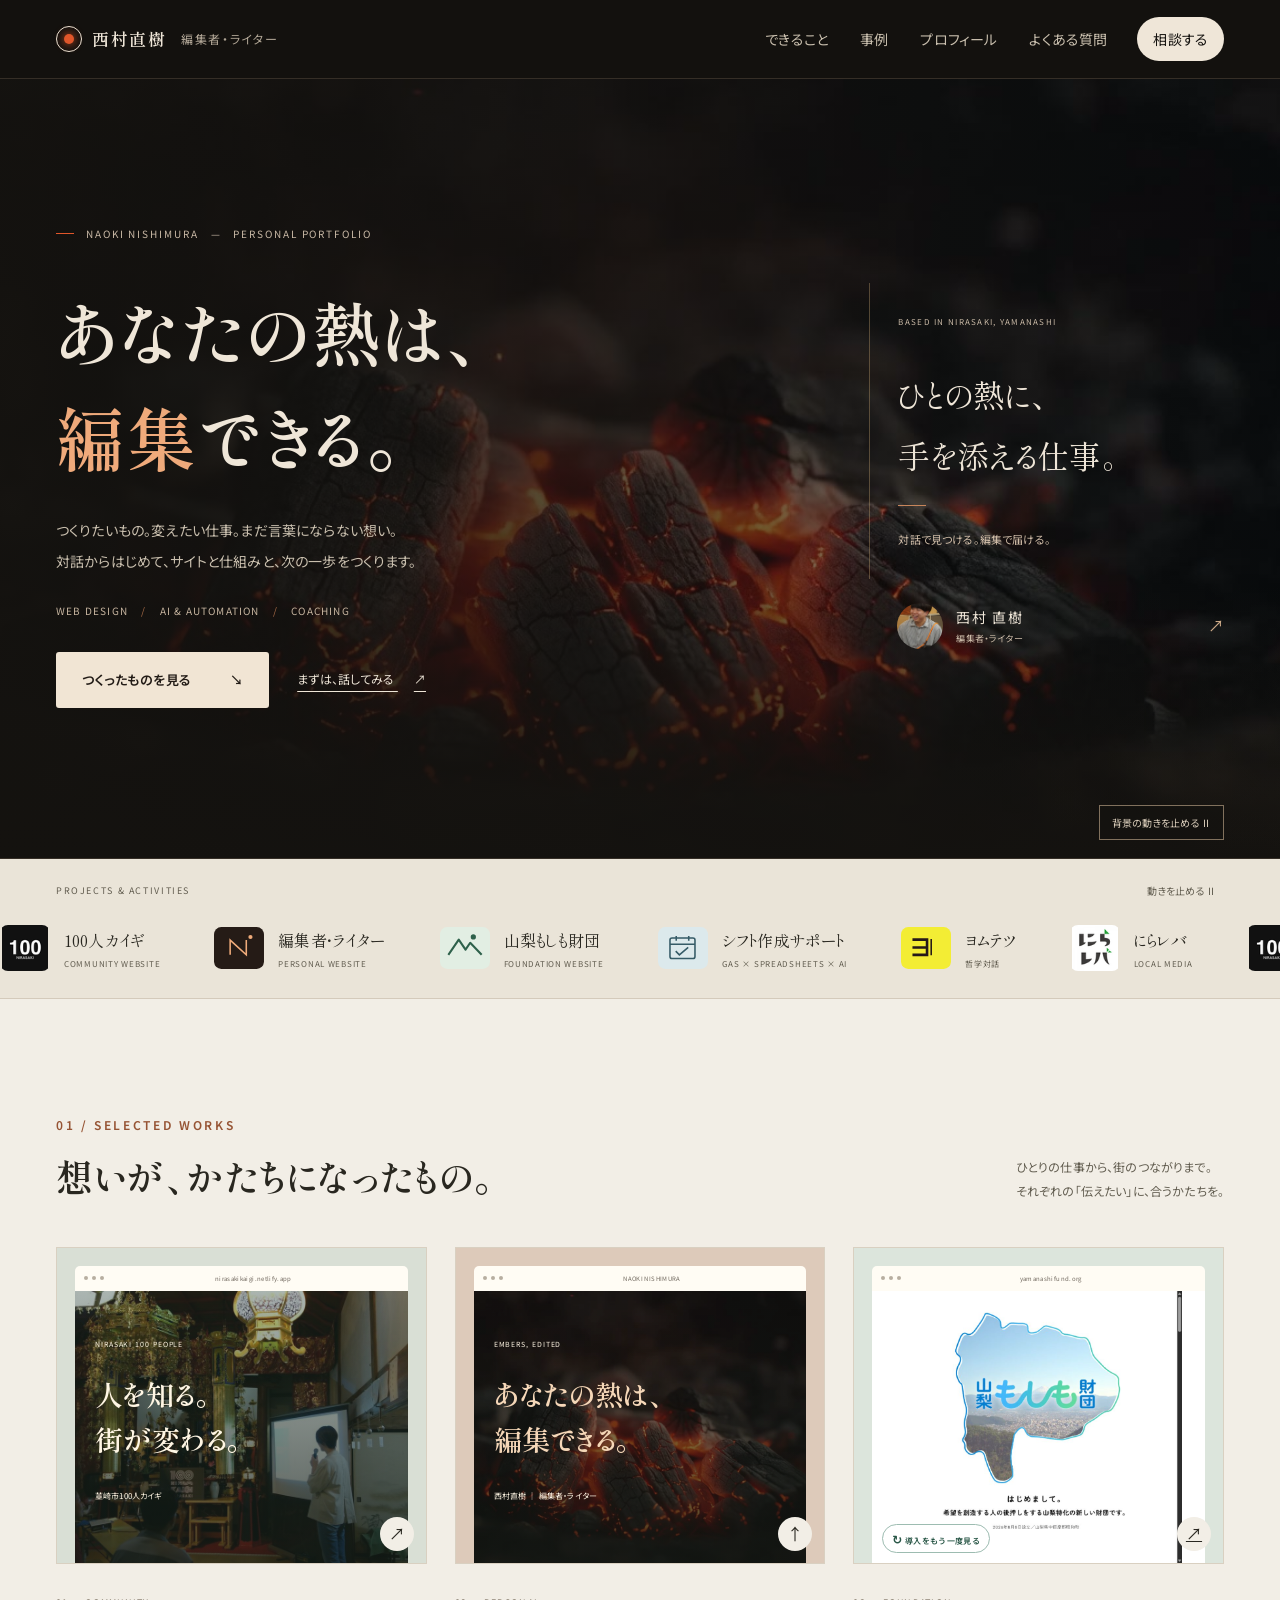
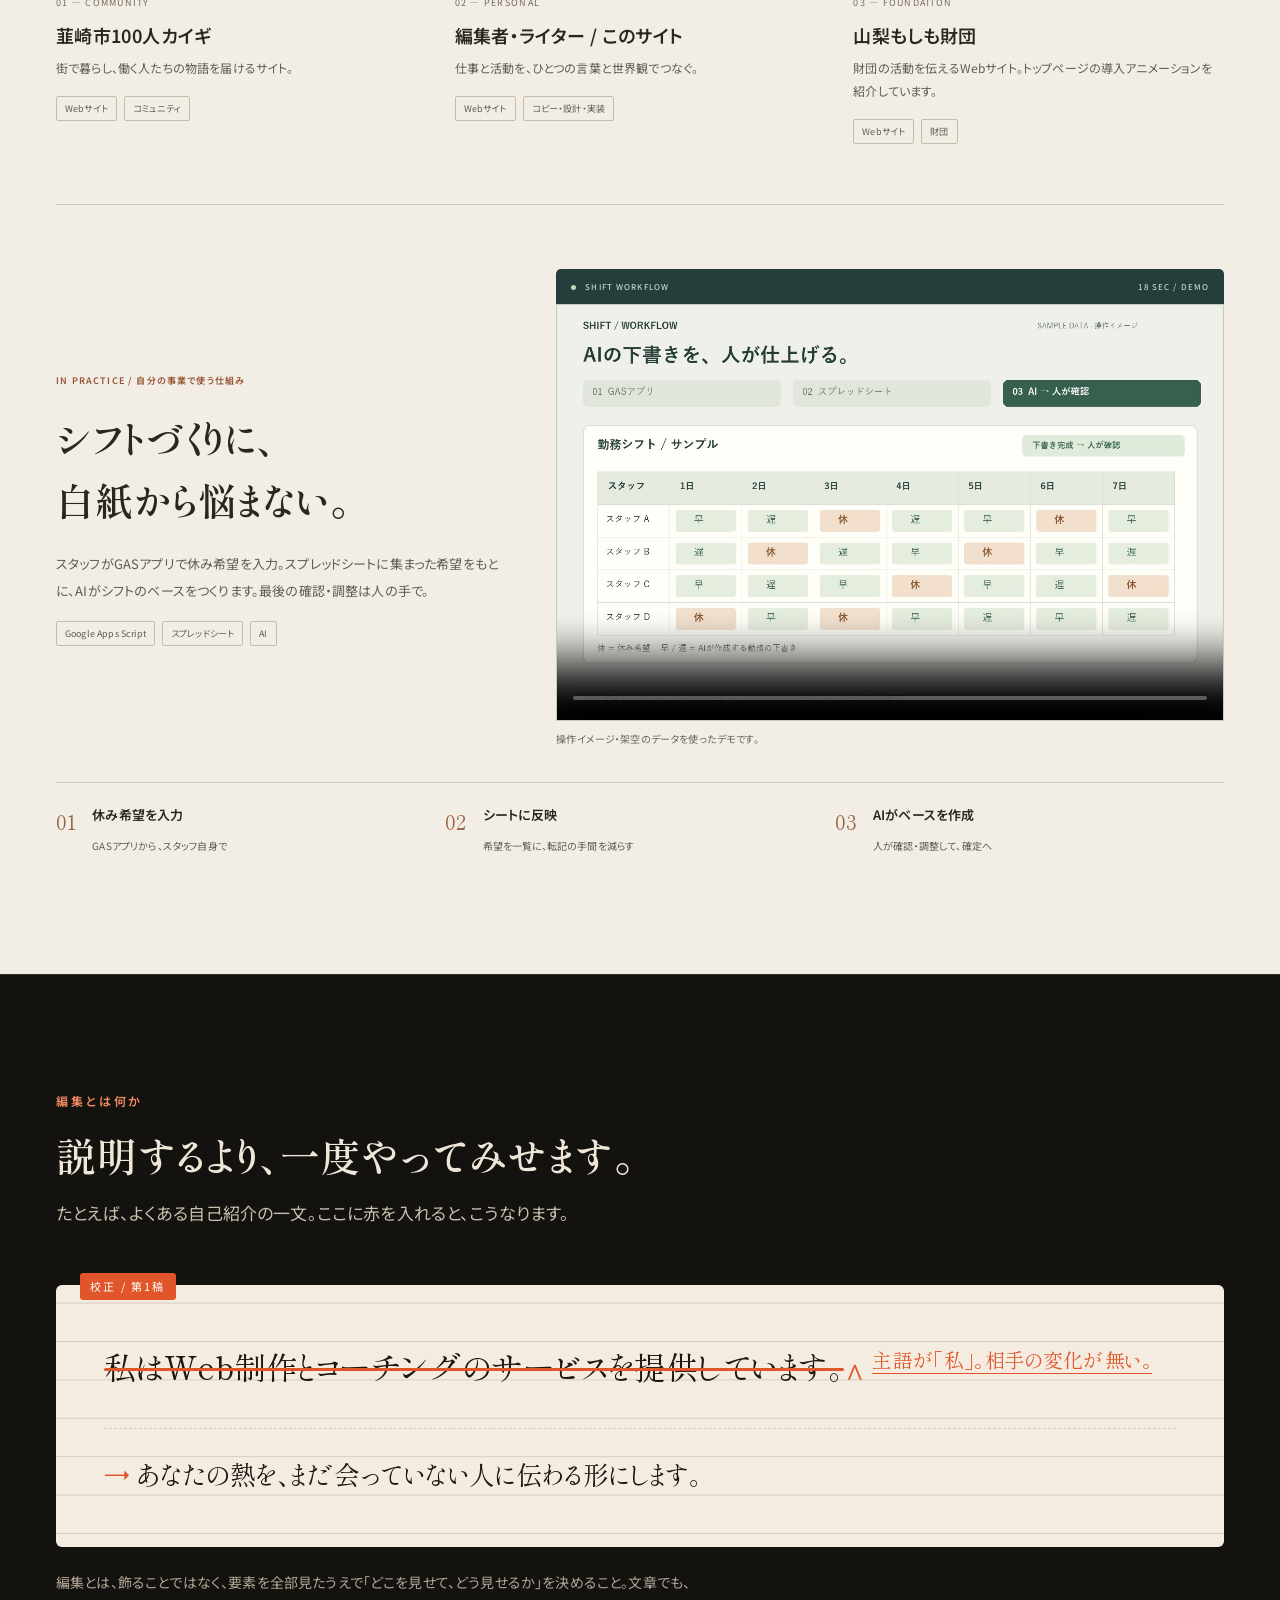
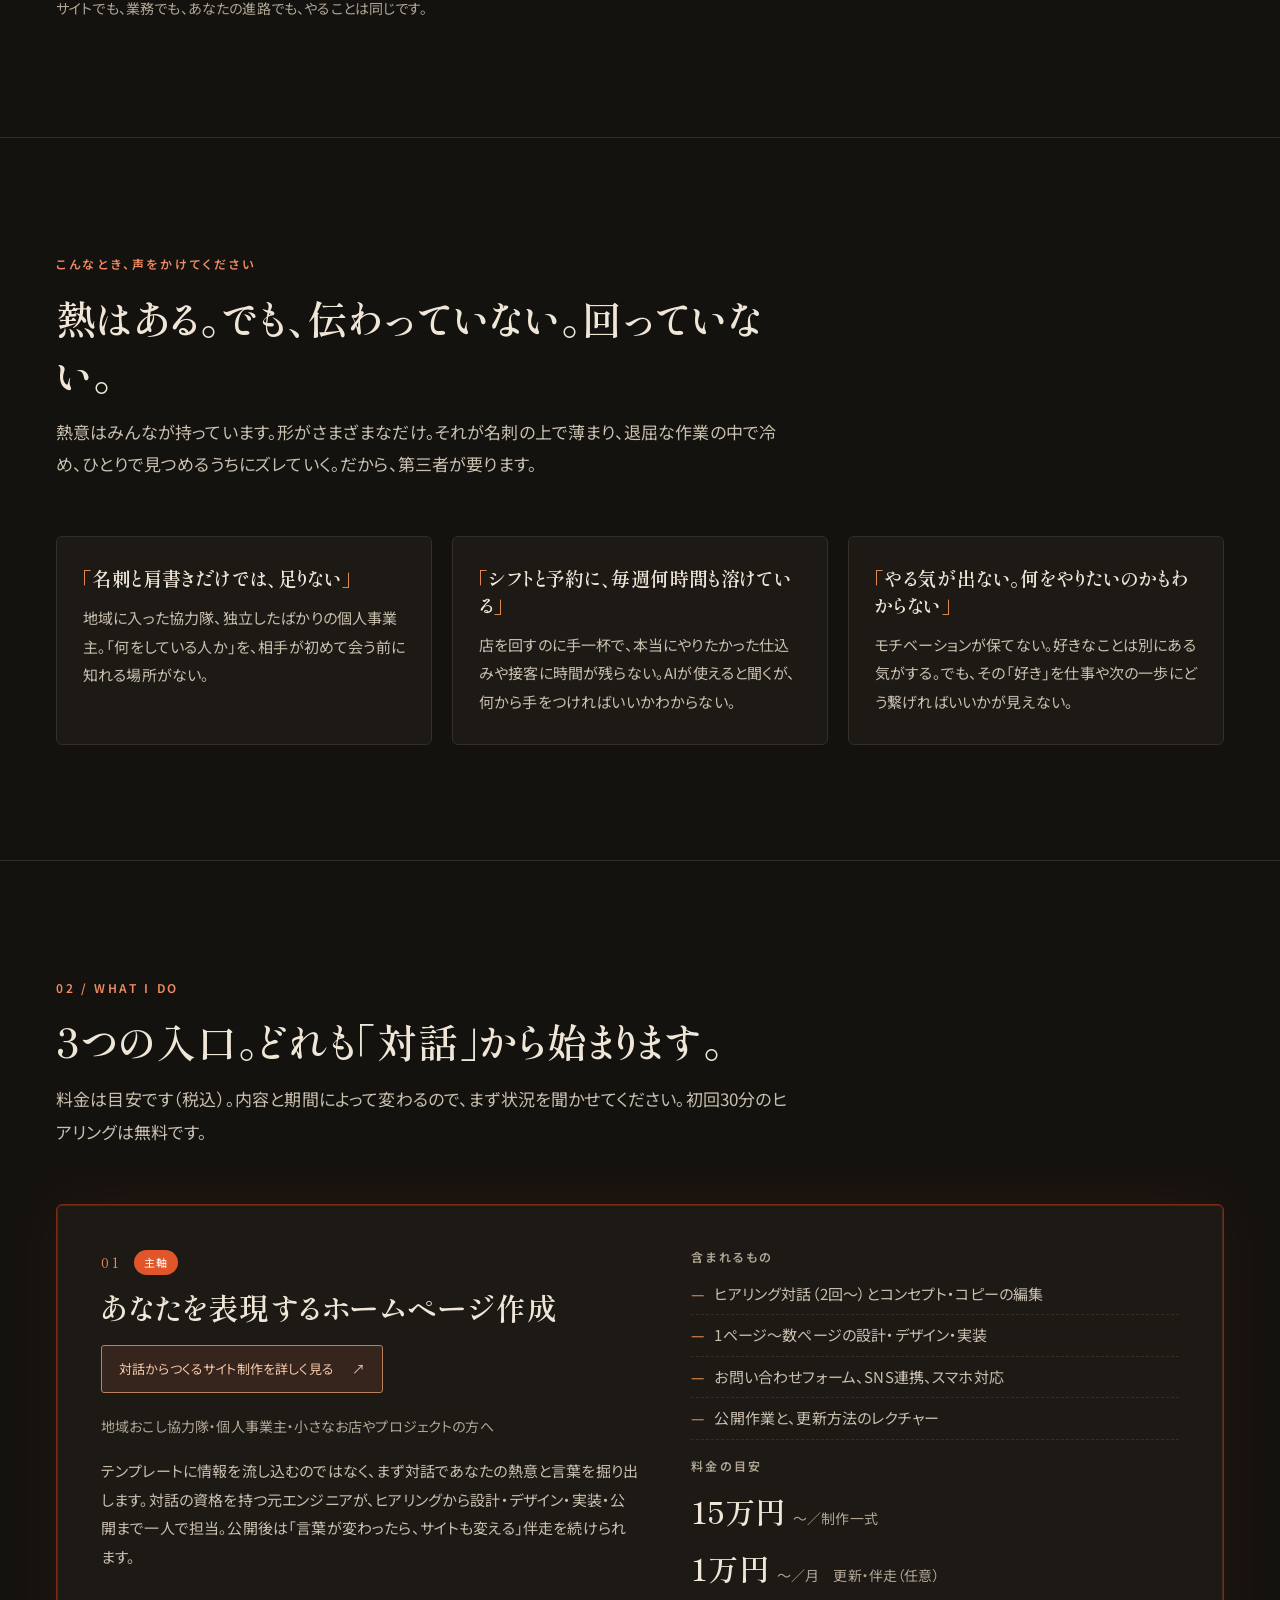
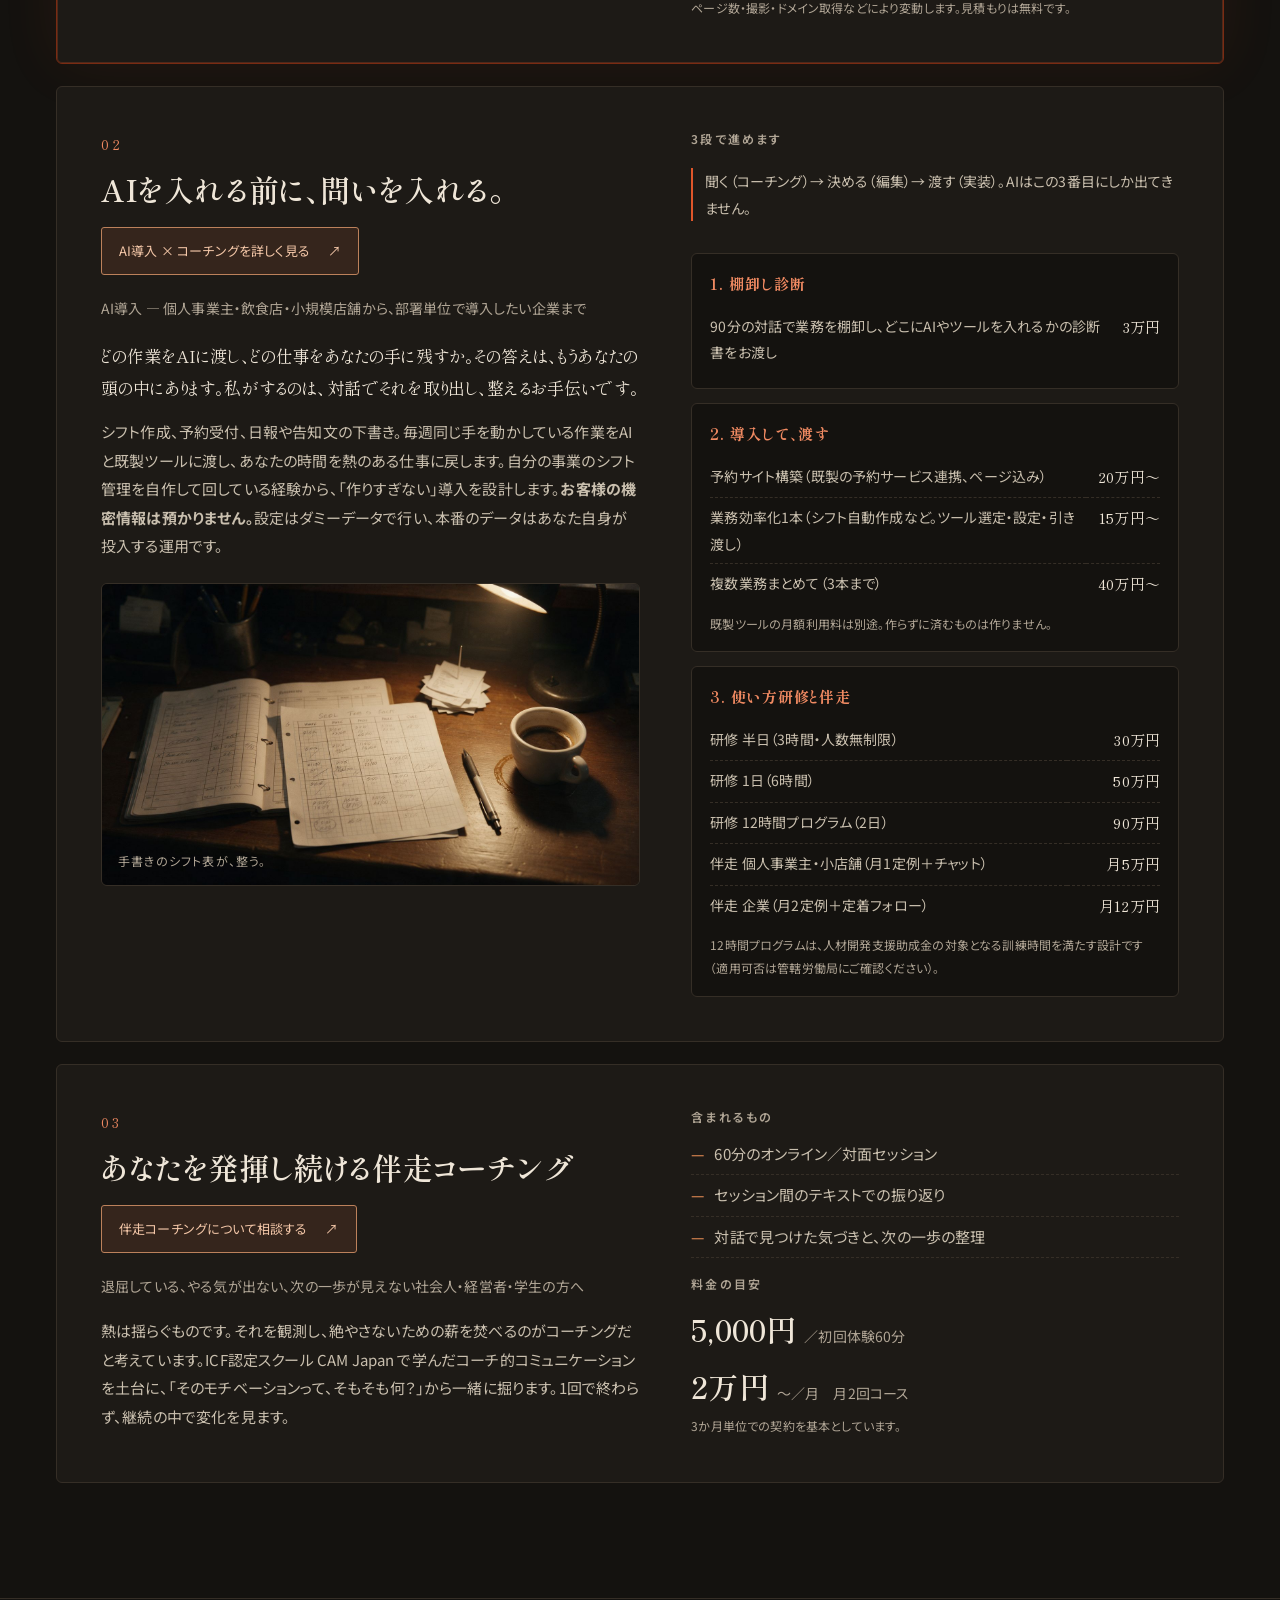
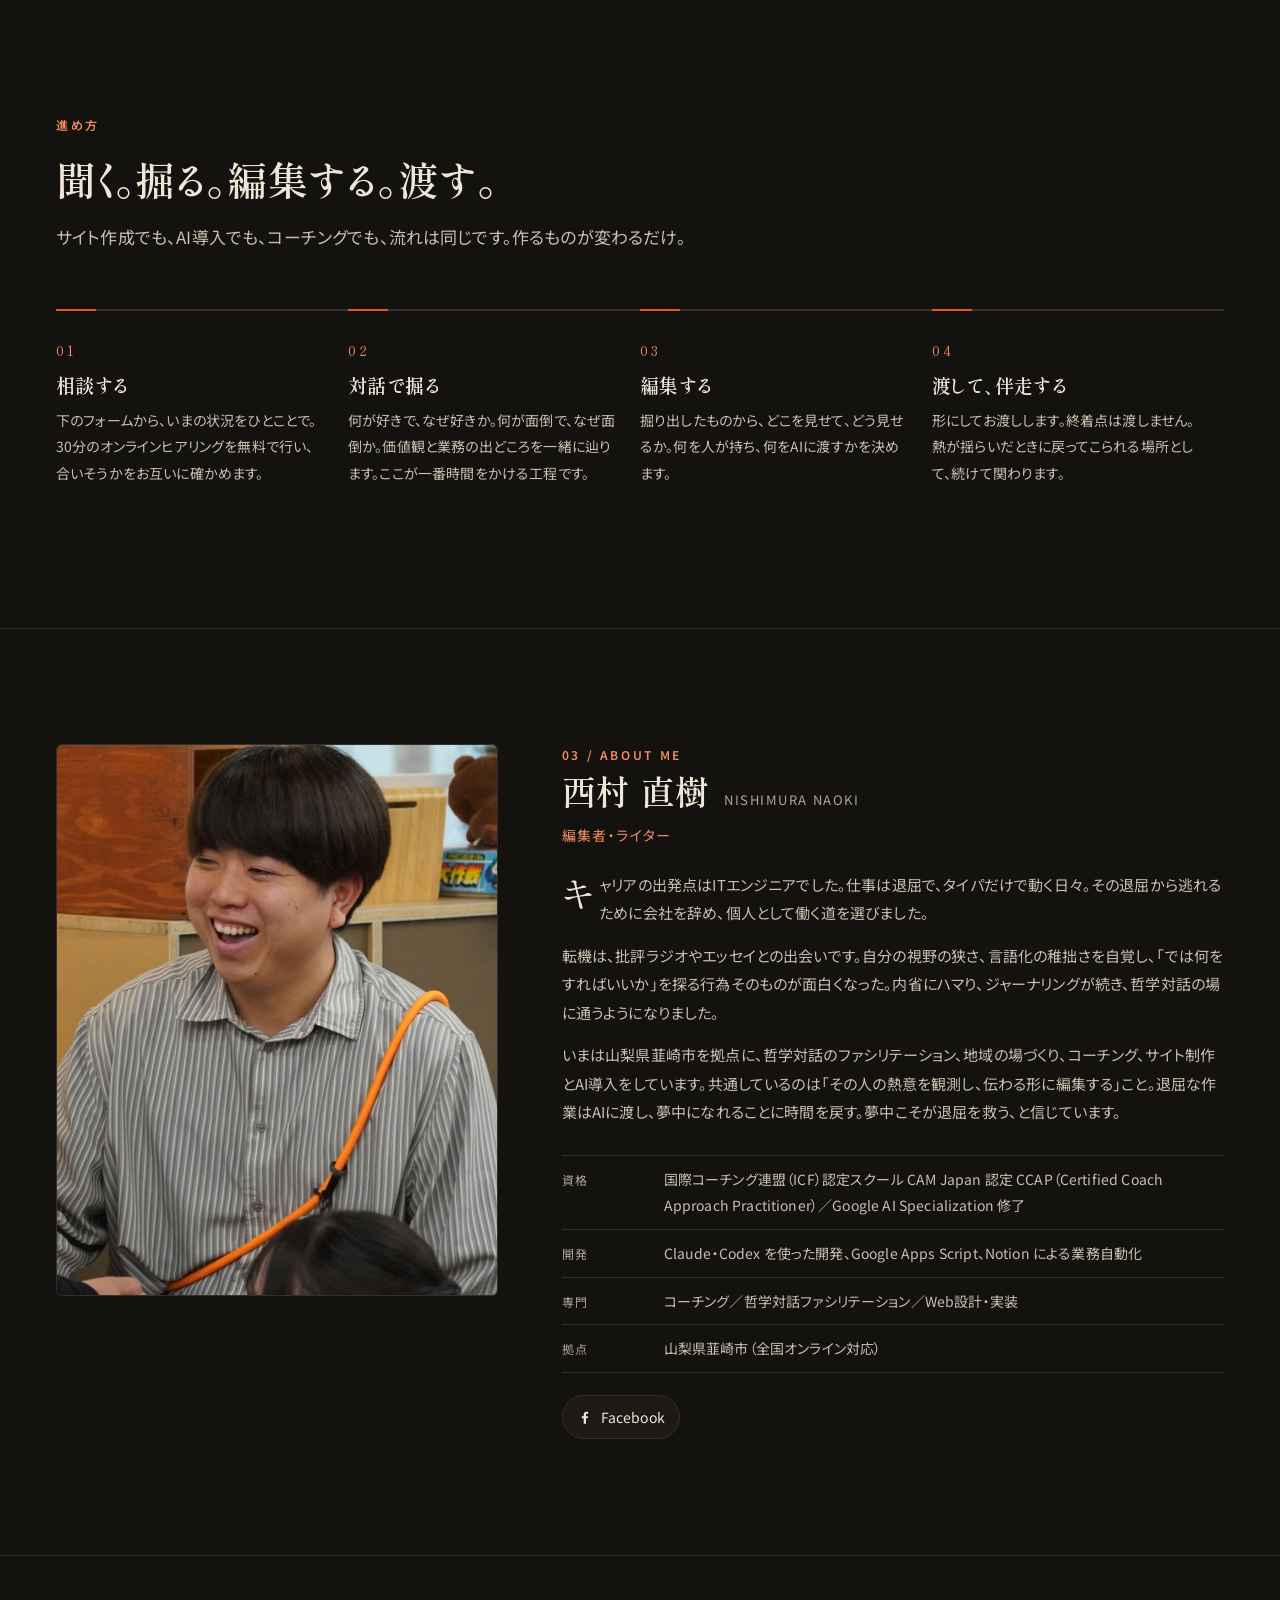
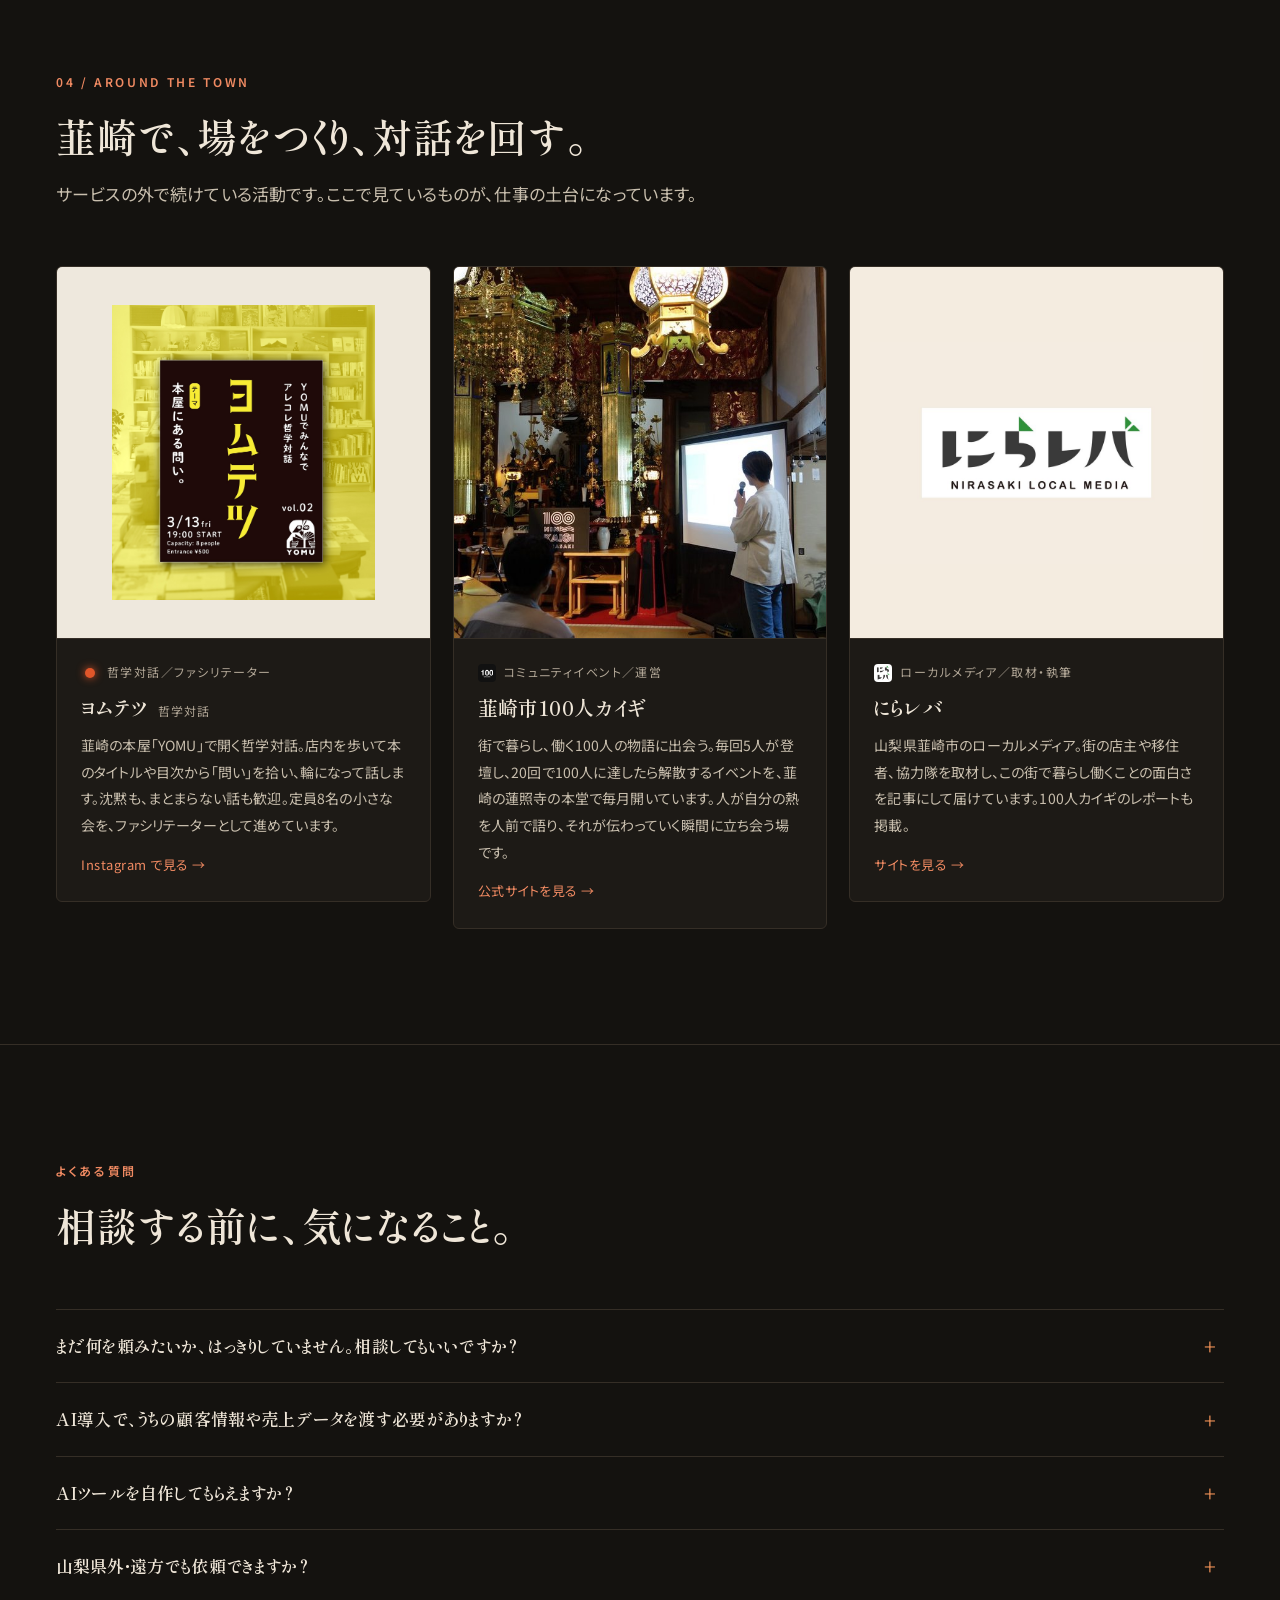
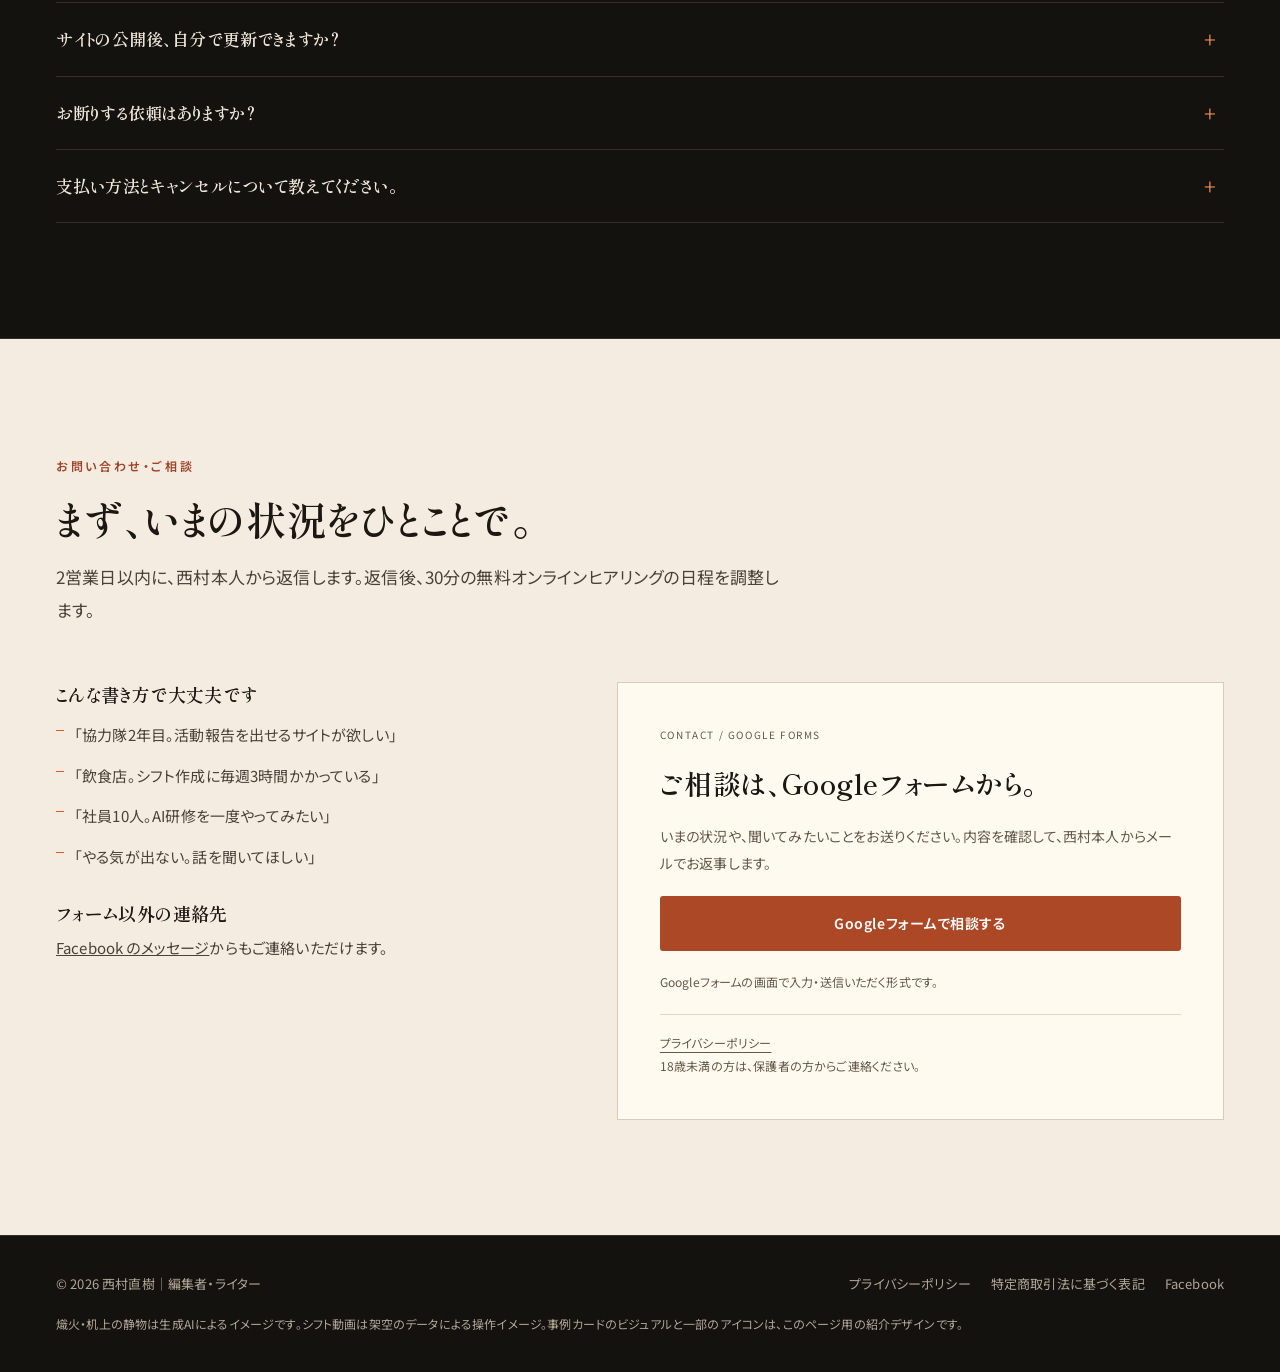
<file: index.html>
<!DOCTYPE html>
<html lang="ja" class="no-js">
<head>
<meta charset="utf-8">
<meta name="viewport" content="width=device-width, initial-scale=1">
<title>西村直樹｜編集者・ライター — サイト作成・AI導入・伴走コーチング（山梨・韮崎／オンライン）</title>
<meta name="description" content="「編集を“あなた”にも」。対話であなたの熱意を掘り出し、伝わる形に編集します。協力隊・個人事業主のホームページ作成、飲食店から企業までのAI導入（予約サイト・シフト自動化・研修）、伴走コーチング。山梨県韮崎市を拠点に全国オンライン対応。">
<!-- 公開先URLの確定後にcanonicalを設定 -->
<meta property="og:type" content="website">
<meta property="og:title" content="西村直樹｜編集者・ライター">
<meta property="og:description" content="対話であなたの熱意を掘り出し、伝わる形に編集します。サイト作成・AI導入・伴走コーチング。">
<meta property="og:image" content="assets/ember-poster.jpg">
<meta property="og:locale" content="ja_JP">
<meta name="twitter:card" content="summary_large_image">
<meta name="theme-color" content="#14120f">
<link rel="icon" href="assets/favicon.svg" type="image/svg+xml">
<link rel="preconnect" href="https://fonts.googleapis.com">
<link rel="preconnect" href="https://fonts.gstatic.com" crossorigin>
<link href="https://fonts.googleapis.com/css2?family=Shippori+Mincho:wght@600&family=Noto+Sans+JP:wght@400;600&display=swap" rel="stylesheet">
<link rel="stylesheet" href="style.css">
<link rel="stylesheet" href="portfolio.css">
<script>document.documentElement.classList.remove('no-js');</script>
<script type="application/ld+json">
{
  "@context": "https://schema.org",
  "@type": "ProfessionalService",
  "name": "西村直樹｜編集者・ライター",
  "founder": { "@type": "Person", "name": "西村 直樹", "sameAs": ["https://www.facebook.com/profile.php?id=100005521930493"] },
  "description": "対話であなたの熱意を掘り出し、伝わる形に編集します。ホームページ作成、AI導入（予約サイト・シフト自動化・研修）、伴走コーチング。",
  "areaServed": ["山梨県韮崎市", "日本全国（オンライン）"],
  "address": { "@type": "PostalAddress", "addressLocality": "韮崎市", "addressRegion": "山梨県", "addressCountry": "JP" },
  "makesOffer": [
    { "@type": "Offer", "itemOffered": { "@type": "Service", "name": "あなたを表現するホームページ作成" } },
    { "@type": "Offer", "itemOffered": { "@type": "Service", "name": "AI導入（問いから始める業務の編集）" } },
    { "@type": "Offer", "itemOffered": { "@type": "Service", "name": "伴走コーチング" } }
  ]
}
</script>
</head>
<body data-heat="warm">
<a class="skip" href="#main">本文へスキップ</a>

<header class="site-header">
  <div class="wrap">
    <a class="brand" href="#top" aria-label="西村直樹 編集者・ライター トップへ"><span class="mark" aria-hidden="true"></span>西村直樹<small>編集者・ライター</small></a>
    <nav class="nav" aria-label="メイン">
      <ul>
        <li><a href="#services">できること</a></li>
        <li><a href="#case">事例</a></li>
        <li><a href="#profile">プロフィール</a></li>
        <li><a href="#faq">よくある質問</a></li>
        <li class="cta-li"><a class="cta" href="#contact">相談する</a></li>
      </ul>
    </nav>
  </div>
</header>

<main id="main">

  <!-- ========== HERO / 熾火 ========== -->
  <section class="hero" id="top" aria-labelledby="hero-title">
    <div class="hero-media heat-layer" aria-hidden="true">
      <!-- 生成した熾火のループ動画を assets/ember.mp4 に置くと再生されます。無い間は canvas が熾火を描きます。 -->
      <picture>
        <source media="(max-width: 720px)" srcset="assets/ember-poster-m.jpg">
        <img class="ember-still" src="assets/ember-poster.jpg" alt="" width="1920" height="1067" fetchpriority="high" decoding="async">
      </picture>
      <video id="ember-video" autoplay muted loop playsinline preload="none" poster="assets/ember-poster.jpg" hidden>
        <source src="assets/ember.mp4" type="video/mp4">
      </video>
      <div class="ember-glow"></div>
    </div>
    <div class="wrap">
      <div>
        <p class="hero-kicker">NAOKI NISHIMURA <span>—</span> PERSONAL PORTFOLIO</p>
        <h1 class="headline" id="hero-title"><span class="w">あなたの熱は、</span><br><span class="w"><em>編集</em>できる。</span></h1>
        <p class="hero-lead">つくりたいもの。変えたい仕事。まだ言葉にならない想い。<br>対話からはじめて、サイトと仕組みと、次の一歩をつくります。</p><p class="hero-services">WEB DESIGN <span>/</span> AI & AUTOMATION <span>/</span> COACHING</p>
        <div class="hero-actions"><a class="btn" href="#case">つくったものを見る <span aria-hidden="true">↘</span></a><a class="hero-contact" href="#contact">まずは、話してみる <span aria-hidden="true">↗</span></a></div>
      </div>
      <aside class="hero-side" aria-label="西村直樹について">
        <div class="hero-note"><span class="edition">BASED IN NIRASAKI, YAMANASHI</span><p>ひとの熱に、<br>手を添える仕事。</p><span class="note-rule"></span><span class="note-caption">対話で見つける。編集で届ける。</span></div>
        <a class="hero-person" href="#profile"><img src="assets/portrait.jpg" alt="" width="64" height="64"><span><strong>西村 直樹</strong><small>編集者・ライター</small></span><span aria-hidden="true">↗</span></a>
      </aside>
    </div>
    <button class="motion-toggle" id="motion-toggle" type="button" aria-pressed="false">背景の動きを止める Ⅱ</button>
  </section>

  <!-- ========== MARQUEE ========== -->
  <div class="project-ribbon" aria-label="制作と活動"><div class="ribbon-heading"><span>PROJECTS & ACTIVITIES</span><button type="button" id="ribbon-toggle" aria-pressed="false">動きを止める <span aria-hidden="true">Ⅱ</span></button></div><div class="marquee"><div class="marquee-track"><ul><li><a href="#work-kaigi"><img src="assets/icon-kaigi.png" alt="" width="64" height="56"><span>100人カイギ<small>COMMUNITY WEBSITE</small></span></a></li><li><a href="#work-personal"><img src="assets/mark-personal.svg" alt="" width="64" height="56"><span>編集者・ライター<small>PERSONAL WEBSITE</small></span></a></li><li><a href="#work-moshimo"><img src="assets/mark-moshimo.svg" alt="" width="64" height="56"><span>山梨もしも財団<small>FOUNDATION WEBSITE</small></span></a></li><li><a href="#shift"><img src="assets/mark-shift.svg" alt="" width="64" height="56"><span>シフト作成サポート<small>GAS × SPREADSHEETS × AI</small></span></a></li><li><a href="#activities"><img src="assets/mark-yomutetsu.svg" alt="" width="64" height="56"><span>ヨムテツ<small>哲学対話</small></span></a></li><li><a href="#activities"><img src="assets/icon-nirareba.png" alt="" width="64" height="56"><span>にらレバ<small>LOCAL MEDIA</small></span></a></li></ul><ul aria-hidden="true"><li><span class="project-copy"><img src="assets/icon-kaigi.png" alt="" width="64" height="56"><span>100人カイギ<small>COMMUNITY WEBSITE</small></span></span></li><li><span class="project-copy"><img src="assets/mark-personal.svg" alt="" width="64" height="56"><span>編集者・ライター<small>PERSONAL WEBSITE</small></span></span></li><li><span class="project-copy"><img src="assets/mark-moshimo.svg" alt="" width="64" height="56"><span>山梨もしも財団<small>FOUNDATION WEBSITE</small></span></span></li><li><span class="project-copy"><img src="assets/mark-shift.svg" alt="" width="64" height="56"><span>シフト作成サポート<small>GAS × SPREADSHEETS × AI</small></span></span></li><li><span class="project-copy"><img src="assets/mark-yomutetsu.svg" alt="" width="64" height="56"><span>ヨムテツ<small>哲学対話</small></span></span></li><li><span class="project-copy"><img src="assets/icon-nirareba.png" alt="" width="64" height="56"><span>にらレバ<small>LOCAL MEDIA</small></span></span></li></ul></div></div></div>

  <section class="section works-section" id="case" aria-labelledby="case-title">
    <div class="wrap">
      <div class="works-heading reveal"><div><p class="eyebrow">01 / SELECTED WORKS</p><h2 class="section-title" id="case-title">想いが、かたちになったもの。</h2></div><p>ひとりの仕事から、街のつながりまで。<br>それぞれの「伝えたい」に、合うかたちを。</p></div>
      <div class="works-grid">
        <article class="work-card reveal" id="work-kaigi"><a class="work-visual work-kaigi" href="https://nirasakikaigi.netlify.app/" target="_blank" rel="noopener" aria-label="韮崎市100人カイギのサイトを見る（新しいタブ）"><span class="work-browser"><i></i><i></i><i></i><small>nirasakikaigi.netlify.app</small></span><div class="work-preview"><img src="assets/act-kaigi.jpg" alt="韮崎市100人カイギの会場" width="900" height="600" loading="lazy"><div><span>NIRASAKI 100 PEOPLE</span><strong>人を知る。<br>街が変わる。</strong><small>韮崎市100人カイギ</small></div></div><span class="work-open" aria-hidden="true">↗</span></a><div class="work-info"><span class="work-index">01 — COMMUNITY</span><h3>韮崎市100人カイギ</h3><p>街で暮らし、働く人たちの物語を届けるサイト。</p><div class="work-tags"><span>Webサイト</span><span>コミュニティ</span></div></div></article>
        <article class="work-card reveal" id="work-personal"><a class="work-visual work-personal" href="#top" aria-label="この個人サイトのトップを見る"><span class="work-browser"><i></i><i></i><i></i><small>NAOKI NISHIMURA</small></span><div class="work-preview"><img src="assets/ember-poster.jpg" alt="熾火を背景にした個人サイトのイメージ" width="1280" height="704" loading="lazy"><div><span>EMBERS, EDITED</span><strong>あなたの熱は、<br>編集できる。</strong><small>西村直樹 ｜ 編集者・ライター</small></div></div><span class="work-open" aria-hidden="true">↑</span></a><div class="work-info"><span class="work-index">02 — PERSONAL</span><h3>編集者・ライター / このサイト</h3><p>仕事と活動を、ひとつの言葉と世界観でつなぐ。</p><div class="work-tags"><span>Webサイト</span><span>コピー・設計・実装</span></div></div></article>
        <article class="work-card reveal" id="work-moshimo">
          <div class="work-visual work-moshimo">
            <span class="work-browser"><i></i><i></i><i></i><small>yamanashifund.org</small></span>
            <div class="fund-preview">
              <video id="fund-intro" muted playsinline preload="metadata" poster="assets/yamanashi-fund-live.png" width="1200" height="800" aria-hidden="true">
                <source src="assets/yamanashi-fund-intro.mp4" type="video/mp4">
              </video>
              <button class="fund-replay" id="fund-replay" type="button"><span aria-hidden="true">↻</span> 導入をもう一度見る</button>
            </div>
            <a class="work-open" href="https://yamanashifund.org/" target="_blank" rel="noopener" aria-label="山梨もしも財団のサイトを見る（新しいタブで開きます）">↗</a>
          </div>
          <div class="work-info"><span class="work-index">03 — FOUNDATION</span><h3>山梨もしも財団</h3><p>財団の活動を伝えるWebサイト。トップページの導入アニメーションを紹介しています。</p><div class="work-tags"><span>Webサイト</span><span>財団</span></div></div>
        </article>
      </div>
      <article class="shift-case reveal" id="shift"><div class="shift-intro"><p class="eyebrow">IN PRACTICE / 自分の事業で使う仕組み</p><h3>シフトづくりに、<br>白紙から悩まない。</h3><p>スタッフがGASアプリで休み希望を入力。スプレッドシートに集まった希望をもとに、AIがシフトのベースをつくります。最後の確認・調整は人の手で。</p><div class="work-tags"><span>Google Apps Script</span><span>スプレッドシート</span><span>AI</span></div></div><figure class="shift-film"><div class="film-head"><span><i></i> SHIFT WORKFLOW</span><span>18 SEC / DEMO</span></div><video id="shift-video" controls muted playsinline preload="none" poster="assets/shift-poster.jpg" width="1280" height="800" aria-label="シフト作成の流れを示す18秒のイメージ動画"><source src="assets/shift-workflow.mp4" type="video/mp4"><track kind="captions" src="assets/shift-ja.vtt" srclang="ja" label="日本語" default>動画を再生できない場合は、下の手順をご覧ください。</video><figcaption>操作イメージ・架空のデータを使ったデモです。</figcaption></figure><ol class="shift-steps"><li><span>01</span><div><strong>休み希望を入力</strong><small>GASアプリから、スタッフ自身で</small></div></li><li><span>02</span><div><strong>シートに反映</strong><small>希望を一覧に、転記の手間を減らす</small></div></li><li><span>03</span><div><strong>AIがベースを作成</strong><small>人が確認・調整して、確定へ</small></div></li></ol></article>
    </div>
  </section>

  <!-- ========== 編集の実演（赤入れ） ========== -->
  <section class="section" id="edit" aria-labelledby="edit-title">
    <div class="wrap">
      <div class="section-head reveal">
        <p class="eyebrow">編集とは何か</p>
        <h2 class="section-title" id="edit-title">説明するより、一度やってみせます。</h2>
        <p class="section-lead">たとえば、よくある自己紹介の一文。ここに赤を入れると、こうなります。</p>
      </div>
      <div class="redpen reveal" id="redpen" aria-label="赤入れの実演">
        <span class="label" aria-hidden="true">校正 / 第1稿</span>
        <p class="draft">
          <span class="strike">私はWeb制作とコーチングのサービスを提供しています。</span><span class="mark-caret" aria-hidden="true">∧</span><span class="ins">主語が「私」。相手の変化が無い。</span>
        </p>
        <p class="final">あなたの熱を、まだ会っていない人に伝わる形にします。</p>
      </div>
      <p class="redpen-note reveal">編集とは、飾ることではなく、要素を全部見たうえで「どこを見せて、どう見せるか」を決めること。文章でも、サイトでも、業務でも、あなたの進路でも、やることは同じです。</p>
    </div>
  </section>

  <!-- ========== PROBLEM ========== -->
  <section class="section" id="problem" aria-labelledby="problem-title">
    <div class="wrap">
      <div class="section-head reveal">
        <p class="eyebrow">こんなとき、声をかけてください</p>
        <h2 class="section-title" id="problem-title">熱はある。でも、伝わっていない。回っていない。</h2>
        <p class="section-lead">熱意はみんなが持っています。形がさまざまなだけ。それが名刺の上で薄まり、退屈な作業の中で冷め、ひとりで見つめるうちにズレていく。だから、第三者が要ります。</p>
      </div>
      <div class="problem-grid">
        <article class="problem-card reveal">
          <h3 class="q">名刺と肩書きだけでは、足りない</h3>
          <p>地域に入った協力隊、独立したばかりの個人事業主。「何をしている人か」を、相手が初めて会う前に知れる場所がない。</p>
        </article>
        <article class="problem-card reveal">
          <h3 class="q">シフトと予約に、毎週何時間も溶けている</h3>
          <p>店を回すのに手一杯で、本当にやりたかった仕込みや接客に時間が残らない。AIが使えると聞くが、何から手をつければいいかわからない。</p>
        </article>
        <article class="problem-card reveal">
          <h3 class="q">やる気が出ない。何をやりたいのかもわからない</h3>
          <p>モチベーションが保てない。好きなことは別にある気がする。でも、その「好き」を仕事や次の一歩にどう繋げればいいかが見えない。</p>
        </article>
      </div>
    </div>
  </section>

  <!-- ========== SERVICES ========== -->
  <section class="section" id="services" aria-labelledby="services-title">
    <div class="wrap">
      <div class="section-head reveal">
        <p class="eyebrow">02 / WHAT I DO</p>
        <h2 class="section-title" id="services-title">3つの入口。どれも「対話」から始まります。</h2>
        <p class="section-lead">料金は目安です（税込）。内容と期間によって変わるので、まず状況を聞かせてください。初回30分のヒアリングは無料です。</p>
      </div>

      <div class="services">
        <article class="service featured reveal" id="service-web">
          <div>
            <p class="service-no">01 <span class="badge">主軸</span></p>
            <h3>あなたを表現するホームページ作成</h3>
            <p><a class="service-detail-link" href="web-design.html">対話からつくるサイト制作を詳しく見る <span aria-hidden="true">↗</span></a></p>
            <p class="for">地域おこし協力隊・個人事業主・小さなお店やプロジェクトの方へ</p>
            <p class="desc">テンプレートに情報を流し込むのではなく、まず対話であなたの熱意と言葉を掘り出します。対話の資格を持つ元エンジニアが、ヒアリングから設計・デザイン・実装・公開まで一人で担当。公開後は「言葉が変わったら、サイトも変える」伴走を続けられます。</p>
          </div>
          <div class="service-side">
            <div>
              <h4>含まれるもの</h4>
              <ul class="deliver">
                <li>ヒアリング対話（2回〜）とコンセプト・コピーの編集</li>
                <li>1ページ〜数ページの設計・デザイン・実装</li>
                <li>お問い合わせフォーム、SNS連携、スマホ対応</li>
                <li>公開作業と、更新方法のレクチャー</li>
              </ul>
            </div>
            <div>
              <h4>料金の目安</h4>
              <p class="price"><span class="num">15万円</span><span class="unit">〜／制作一式</span></p>
              <p class="price"><span class="num">1万円</span><span class="unit">〜／月　更新・伴走（任意）</span></p>
              <p class="price-note">ページ数・撮影・ドメイン取得などにより変動します。見積もりは無料です。</p>
            </div>
          </div>
        </article>

        <article class="service reveal" id="service-ai">
          <div>
            <p class="service-no">02</p>
            <h3>AIを入れる前に、問いを入れる。</h3>
            <p><a class="service-detail-link" href="ai-coaching.html">AI導入 × コーチングを詳しく見る <span aria-hidden="true">↗</span></a></p>
            <p class="for">AI導入 — 個人事業主・飲食店・小規模店舗から、部署単位で導入したい企業まで</p>
            <p class="desc lead-copy">どの作業をAIに渡し、どの仕事をあなたの手に残すか。その答えは、もうあなたの頭の中にあります。私がするのは、対話でそれを取り出し、整えるお手伝いです。</p>
            <p class="desc">シフト作成、予約受付、日報や告知文の下書き。毎週同じ手を動かしている作業をAIと既製ツールに渡し、あなたの時間を熱のある仕事に戻します。自分の事業のシフト管理を自作して回している経験から、「作りすぎない」導入を設計します。<strong>お客様の機密情報は預かりません。</strong>設定はダミーデータで行い、本番のデータはあなた自身が投入する運用です。</p>
            <div class="stilllife heat-layer" id="stilllife" aria-hidden="true">
              <!-- 生成した「業務の静物」を assets/stilllife.jpg に置くと表示されます。無い間は表が整列するアニメーションを表示。 -->
              <img src="assets/stilllife.jpg" alt="" width="1600" height="900" loading="lazy" onerror="this.remove()">
              <div class="grid-anim"></div>
              <span class="cap">手書きのシフト表が、整う。</span>
            </div>
          </div>
          <div class="service-side">
            <h4>3段で進めます</h4>
            <p class="method">聞く（コーチング）→ 決める（編集）→ 渡す（実装）。AIはこの3番目にしか出てきません。</p>
            <div class="tiers">
              <div class="tier">
                <h5>1. 棚卸し診断</h5>
                <table><tr><td>90分の対話で業務を棚卸し、どこにAIやツールを入れるかの診断書をお渡し</td><td>3万円</td></tr></table>
              </div>
              <div class="tier">
                <h5>2. 導入して、渡す</h5>
                <table>
                  <tr><td>予約サイト構築（既製の予約サービス連携、ページ込み）</td><td>20万円〜</td></tr>
                  <tr><td>業務効率化1本（シフト自動作成など。ツール選定・設定・引き渡し）</td><td>15万円〜</td></tr>
                  <tr><td>複数業務まとめて（3本まで）</td><td>40万円〜</td></tr>
                </table>
                <p class="note">既製ツールの月額利用料は別途。作らずに済むものは作りません。</p>
              </div>
              <div class="tier">
                <h5>3. 使い方研修と伴走</h5>
                <table>
                  <tr><td>研修 半日（3時間・人数無制限）</td><td>30万円</td></tr>
                  <tr><td>研修 1日（6時間）</td><td>50万円</td></tr>
                  <tr><td>研修 12時間プログラム（2日）</td><td>90万円</td></tr>
                  <tr><td>伴走 個人事業主・小店舗（月1定例＋チャット）</td><td>月5万円</td></tr>
                  <tr><td>伴走 企業（月2定例＋定着フォロー）</td><td>月12万円</td></tr>
                </table>
                <p class="note">12時間プログラムは、人材開発支援助成金の対象となる訓練時間を満たす設計です（適用可否は管轄労働局にご確認ください）。</p>
              </div>
            </div>
          </div>
        </article>

        <article class="service reveal" id="service-coaching">
          <div>
            <p class="service-no">03</p>
            <h3>あなたを発揮し続ける伴走コーチング</h3>
            <p><a class="service-detail-link" href="#contact">伴走コーチングについて相談する <span aria-hidden="true">↗</span></a></p>
            <p class="for">退屈している、やる気が出ない、次の一歩が見えない社会人・経営者・学生の方へ</p>
            <p class="desc">熱は揺らぐものです。それを観測し、絶やさないための薪を焚べるのがコーチングだと考えています。ICF認定スクール CAM Japan で学んだコーチ的コミュニケーションを土台に、「そのモチベーションって、そもそも何？」から一緒に掘ります。1回で終わらず、継続の中で変化を見ます。</p>
          </div>
          <div class="service-side">
            <div>
              <h4>含まれるもの</h4>
              <ul class="deliver">
                <li>60分のオンライン／対面セッション</li>
                <li>セッション間のテキストでの振り返り</li>
                <li>対話で見つけた気づきと、次の一歩の整理</li>
              </ul>
            </div>
            <div>
              <h4>料金の目安</h4>
              <p class="price"><span class="num">5,000円</span><span class="unit">／初回体験60分</span></p>
              <p class="price"><span class="num">2万円</span><span class="unit">〜／月　月2回コース</span></p>
              <p class="price-note">3か月単位での契約を基本としています。</p>
            </div>
          </div>
        </article>
      </div>
    </div>
  </section>

  <!-- ========== FLOW ========== -->
  <section class="section" id="flow" aria-labelledby="flow-title">
    <div class="wrap">
      <div class="section-head reveal">
        <p class="eyebrow">進め方</p>
        <h2 class="section-title" id="flow-title">聞く。掘る。編集する。渡す。</h2>
        <p class="section-lead">サイト作成でも、AI導入でも、コーチングでも、流れは同じです。作るものが変わるだけ。</p>
      </div>
      <ol class="flow">
        <li class="reveal"><h3>相談する</h3><p>下のフォームから、いまの状況をひとことで。30分のオンラインヒアリングを無料で行い、合いそうかをお互いに確かめます。</p></li>
        <li class="reveal"><h3>対話で掘る</h3><p>何が好きで、なぜ好きか。何が面倒で、なぜ面倒か。価値観と業務の出どころを一緒に辿ります。ここが一番時間をかける工程です。</p></li>
        <li class="reveal"><h3>編集する</h3><p>掘り出したものから、どこを見せて、どう見せるか。何を人が持ち、何をAIに渡すかを決めます。</p></li>
        <li class="reveal"><h3>渡して、伴走する</h3><p>形にしてお渡しします。終着点は渡しません。熱が揺らいだときに戻ってこられる場所として、続けて関わります。</p></li>
      </ol>
    </div>
  </section>

  <!-- ========== PROFILE ========== -->
  <section class="section" id="profile" aria-labelledby="profile-title">
    <div class="wrap">
      <div class="profile">
        <div class="reveal">
          <div class="portrait">
            <img src="assets/portrait.jpg" alt="西村直樹のポートレート。笑顔で人と話している" width="800" height="1000" loading="lazy" onerror="this.remove()">
            <div class="placeholder" aria-hidden="true">西村 直樹</div>
          </div>
        </div>
        <div class="reveal">
          <p class="eyebrow">03 / ABOUT ME</p>
          <h2 class="profile-name" id="profile-title">西村 直樹<small>NISHIMURA NAOKI</small></h2>
          <p class="profile-role">編集者・ライター</p>
          <div class="profile-story">
            <p>キャリアの出発点はITエンジニアでした。仕事は退屈で、タイパだけで動く日々。その退屈から逃れるために会社を辞め、個人として働く道を選びました。</p>
            <p>転機は、批評ラジオやエッセイとの出会いです。自分の視野の狭さ、言語化の稚拙さを自覚し、「では何をすればいいか」を探る行為そのものが面白くなった。内省にハマり、ジャーナリングが続き、哲学対話の場に通うようになりました。</p>
            <p>いまは山梨県韮崎市を拠点に、哲学対話のファシリテーション、地域の場づくり、コーチング、サイト制作とAI導入をしています。共通しているのは「その人の熱意を観測し、伝わる形に編集する」こと。退屈な作業はAIに渡し、夢中になれることに時間を戻す。夢中こそが退屈を救う、と信じています。</p>
          </div>
          <dl class="creds">
            <div><dt>資格</dt><dd>国際コーチング連盟（ICF）認定スクール CAM Japan 認定 CCAP（Certified Coach Approach Practitioner）／Google AI Specialization 修了</dd></div>
            <div><dt>開発</dt><dd>Claude・Codex を使った開発、Google Apps Script、Notion による業務自動化</dd></div>
            <div><dt>専門</dt><dd>コーチング／哲学対話ファシリテーション／Web設計・実装</dd></div>
            <div><dt>拠点</dt><dd>山梨県韮崎市（全国オンライン対応）</dd></div>
          </dl>
          <div class="profile-links">
            <a href="https://www.facebook.com/profile.php?id=100005521930493" target="_blank" rel="noopener"><svg aria-hidden="true" viewBox="0 0 24 24" fill="currentColor"><path d="M13.5 22v-8h2.7l.4-3.2h-3.1V8.8c0-.9.3-1.6 1.6-1.6h1.7V4.4c-.3 0-1.3-.1-2.5-.1-2.5 0-4.2 1.5-4.2 4.3v2.2H7.3V14h2.8v8z"/></svg>Facebook<span class="visually-hidden">（新しいタブで開きます）</span></a>
          </div>
        </div>
      </div>
    </div>
  </section>

  <!-- ========== ACTIVITIES ========== -->
  <section class="section" id="activities" aria-labelledby="acts-title">
    <div class="wrap">
      <div class="section-head reveal">
        <p class="eyebrow">04 / AROUND THE TOWN</p>
        <h2 class="section-title" id="acts-title">韮崎で、場をつくり、対話を回す。</h2>
        <p class="section-lead">サービスの外で続けている活動です。ここで見ているものが、仕事の土台になっています。</p>
      </div>
      <div class="acts">
        <article class="act reveal">
          <a class="act-media act-media-square" href="https://www.instagram.com/p/DVOAICiElMl/" target="_blank" rel="noopener" aria-label="ヨムテツの告知投稿（Instagram、新しいタブで開きます）">
            <img src="assets/yomutetsu-full.jpg" alt="ヨムテツの告知ポスター全体。本屋にある問いをテーマにした哲学対話、vol.02" width="1440" height="1615" loading="lazy">
          </a>
          <div class="act-body">
            <p class="role"><span class="dot" aria-hidden="true"></span>哲学対話／ファシリテーター</p>
            <h3>ヨムテツ<small>哲学対話</small></h3>
            <p>韮崎の本屋「YOMU」で開く哲学対話。店内を歩いて本のタイトルや目次から「問い」を拾い、輪になって話します。沈黙も、まとまらない話も歓迎。定員8名の小さな会を、ファシリテーターとして進めています。</p>
            <a class="act-link" href="https://www.instagram.com/p/DVOAICiElMl/" target="_blank" rel="noopener">Instagram で見る<span class="visually-hidden">（新しいタブで開きます）</span> →</a>
          </div>
        </article>
        <article class="act reveal">
          <a class="act-media" href="https://nirasakikaigi.netlify.app/" target="_blank" rel="noopener" aria-label="韮崎市100人カイギの公式サイト（新しいタブで開きます）">
            <img src="assets/act-kaigi.jpg" alt="蓮照寺の本堂で、登壇者がスクリーンの前で話している100人カイギの様子" width="900" height="600" loading="lazy">
          </a>
          <div class="act-body">
            <p class="role"><img src="assets/icon-kaigi.png" alt="" width="18" height="18">コミュニティイベント／運営</p>
            <h3>韮崎市100人カイギ</h3>
            <p>街で暮らし、働く100人の物語に出会う。毎回5人が登壇し、20回で100人に達したら解散するイベントを、韮崎の蓮照寺の本堂で毎月開いています。人が自分の熱を人前で語り、それが伝わっていく瞬間に立ち会う場です。</p>
            <a class="act-link" href="https://nirasakikaigi.netlify.app/" target="_blank" rel="noopener">公式サイトを見る<span class="visually-hidden">（新しいタブで開きます）</span> →</a>
          </div>
        </article>
        <article class="act reveal">
          <a class="act-media act-media-logo" href="https://nirasaki.fun/" target="_blank" rel="noopener" aria-label="にらレバの公式サイト（新しいタブで開きます）">
            <img src="assets/act-nirareba.jpg" alt="にらレバのロゴ。NIRASAKI LOCAL MEDIA" width="900" height="600" loading="lazy">
          </a>
          <div class="act-body">
            <p class="role"><img src="assets/icon-nirareba.png" alt="" width="18" height="18">ローカルメディア／取材・執筆</p>
            <h3>にらレバ</h3>
            <p>山梨県韮崎市のローカルメディア。街の店主や移住者、協力隊を取材し、この街で暮らし働くことの面白さを記事にして届けています。100人カイギのレポートも掲載。</p>
            <a class="act-link" href="https://nirasaki.fun/" target="_blank" rel="noopener">サイトを見る<span class="visually-hidden">（新しいタブで開きます）</span> →</a>
          </div>
        </article>
      </div>
    </div>
  </section>

  <!-- ========== FAQ ========== -->
  <section class="section" id="faq" aria-labelledby="faq-title">
    <div class="wrap">
      <div class="section-head reveal">
        <p class="eyebrow">よくある質問</p>
        <h2 class="section-title" id="faq-title">相談する前に、気になること。</h2>
      </div>
      <div class="faq reveal">
        <details>
          <summary>まだ何を頼みたいか、はっきりしていません。相談してもいいですか？</summary>
          <p class="a">はい。むしろ、はっきりしていない状態からの対話が一番の得意分野です。「なんとなくサイトが要る気がする」「AIを使えと言われるが何から」「何かを変えたいが何かがわからない」で構いません。</p>
        </details>
        <details>
          <summary>AI導入で、うちの顧客情報や売上データを渡す必要がありますか？</summary>
          <p class="a">ありません。設定や検証はダミーデータで行い、本番の顧客情報・従業員情報・売上はお客様自身が投入します。管理画面の権限は納品時にお返しします。「AIに入れてよい情報・いけない情報」の線引きを1枚の文書にしてお渡しし、それ自体を研修の教材にします。</p>
        </details>
        <details>
          <summary>AIツールを自作してもらえますか？</summary>
          <p class="a">作らずに済むなら作りません。予約もシフトも、月数千円から使える既製サービスが揃っています。私の役割は、業務を棚卸しして合うものを選び、設定して、使い方を渡すこと。既製で足りない部分だけを、Google Apps Script などで最小限つなぎます。</p>
        </details>
        <details>
          <summary>山梨県外・遠方でも依頼できますか？</summary>
          <p class="a">できます。ヒアリング、コーチング、研修はすべてオンラインで実施可能です。対面をご希望の場合は、山梨県内は伺えることが多く、県外は交通費をご相談させてください。</p>
        </details>
        <details>
          <summary>サイトの公開後、自分で更新できますか？</summary>
          <p class="a">できるように作ります。更新方法のレクチャーを納品に含めています。「自分ではやりたくない」場合は、月額の更新・伴走プランで代わりに行います。</p>
        </details>
        <details>
          <summary>お断りする依頼はありますか？</summary>
          <p class="a">あります。工数に対して報酬が著しく見合わないもの、機密情報の管理そのものを委託したいもの、私が提供しているのはメンター的な伴走であって助言やケアだけを目的とするもの、政治団体・宗教団体・反社会的勢力に関わるものはお断りしています。合わないと感じた場合も、理由を添えて正直にお伝えします。</p>
        </details>
        <details>
          <summary>支払い方法とキャンセルについて教えてください。</summary>
          <p class="a">銀行振込を基本としています。制作・導入は着手時と納品時の2回払い、コーチングと伴走は月初の前払い、研修は実施日の前日までです。キャンセル・返金の条件は<a href="tokushoho.html">特定商取引法に基づく表記</a>に記載しています。</p>
        </details>
      </div>
    </div>
  </section>

  <!-- ========== CONTACT ========== -->
  <section class="section contact" id="contact" aria-labelledby="contact-title">
    <div class="wrap">
      <div class="section-head">
        <p class="eyebrow">お問い合わせ・ご相談</p>
        <h2 class="section-title" id="contact-title">まず、いまの状況をひとことで。</h2>
        <p class="section-lead">2営業日以内に、西村本人から返信します。返信後、30分の無料オンラインヒアリングの日程を調整します。</p>
      </div>
      <div class="contact-grid">
        <aside class="contact-aside">
          <div>
            <h3>こんな書き方で大丈夫です</h3>
            <ul>
              <li>「協力隊2年目。活動報告を出せるサイトが欲しい」</li>
              <li>「飲食店。シフト作成に毎週3時間かかっている」</li>
              <li>「社員10人。AI研修を一度やってみたい」</li>
              <li>「やる気が出ない。話を聞いてほしい」</li>
            </ul>
          </div>
          <div>
            <h3>フォーム以外の連絡先</h3>
            <p><a href="https://www.facebook.com/profile.php?id=100005521930493" target="_blank" rel="noopener">Facebook のメッセージ<span class="visually-hidden">（新しいタブで開きます）</span></a>からもご連絡いただけます。</p>
          </div>
        </aside>

        <div class="google-contact" aria-labelledby="google-contact-title">
          <p class="google-contact-label">CONTACT / GOOGLE FORMS</p>
          <h3 id="google-contact-title">ご相談は、Googleフォームから。</h3>
          <p>いまの状況や、聞いてみたいことをお送りください。内容を確認して、西村本人からメールでお返事します。</p>
          <a class="btn" id="google-form-link" href="https://docs.google.com/forms/d/e/1FAIpQLSd0KixjZ9qp4IN2YhDHNsjw01QhMLWU0YslcL0QJP-TNa-7_g/viewform" target="_blank" rel="noopener">Googleフォームで相談する<span class="visually-hidden">（新しいタブで開きます）</span></a>
          <p class="google-contact-note">Googleフォームの画面で入力・送信いただく形式です。</p>
          <p class="google-contact-privacy"><a href="privacy.html">プライバシーポリシー</a><br>18歳未満の方は、保護者の方からご連絡ください。</p>
        </div>
      </div>
    </div>
  </section>
</main>

<footer class="site-footer">
  <div class="wrap">
    <p>&copy; <span id="year">2026</span> 西村直樹｜編集者・ライター</p>
    <ul>
      <li><a href="privacy.html">プライバシーポリシー</a></li>
      <li><a href="tokushoho.html">特定商取引法に基づく表記</a></li>
      <li><a href="https://www.facebook.com/profile.php?id=100005521930493" target="_blank" rel="noopener">Facebook</a></li>
    </ul>
    <p class="ai-note">熾火・机上の静物は生成AIによるイメージです。シフト動画は架空のデータによる操作イメージ。事例カードのビジュアルと一部のアイコンは、このページ用の紹介デザインです。</p>
  </div>
</footer>

<script src="script.js" defer></script>
<script src="portfolio.js" defer></script>
</body>
</html>
</file>
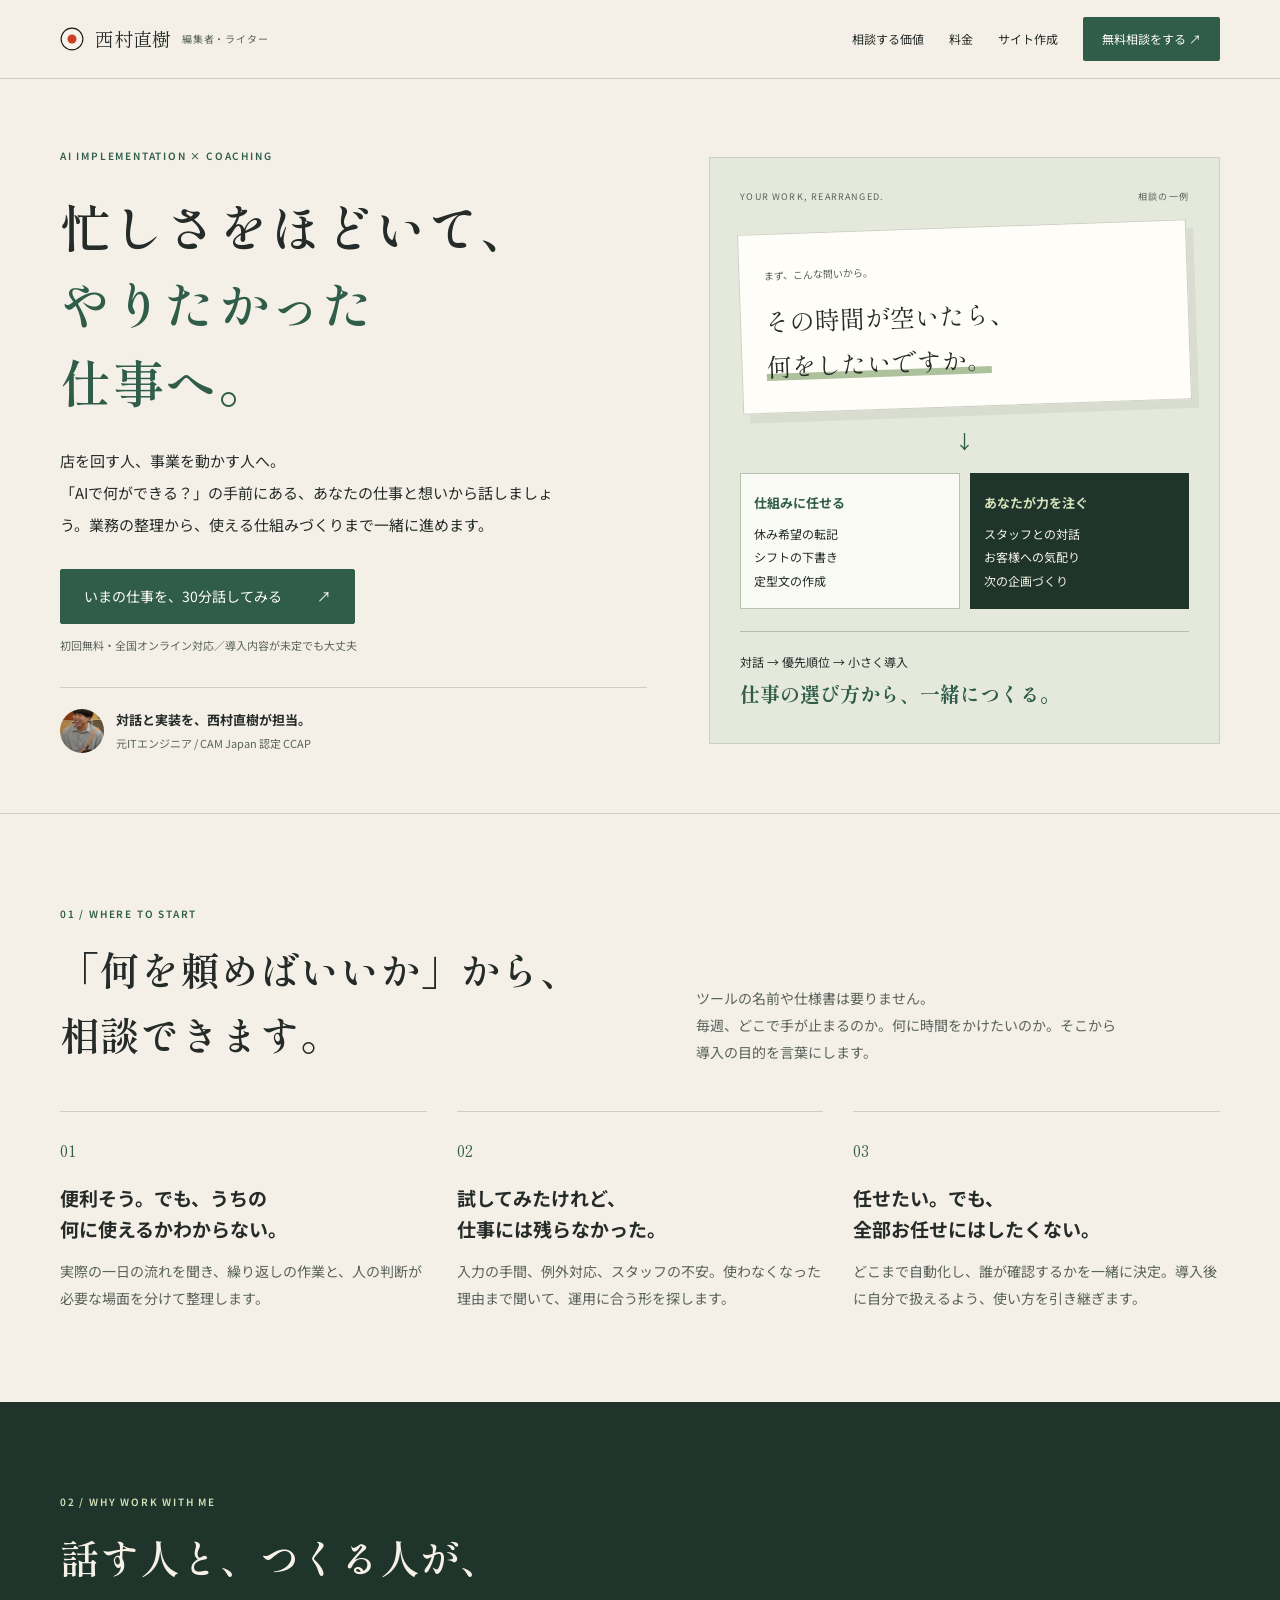
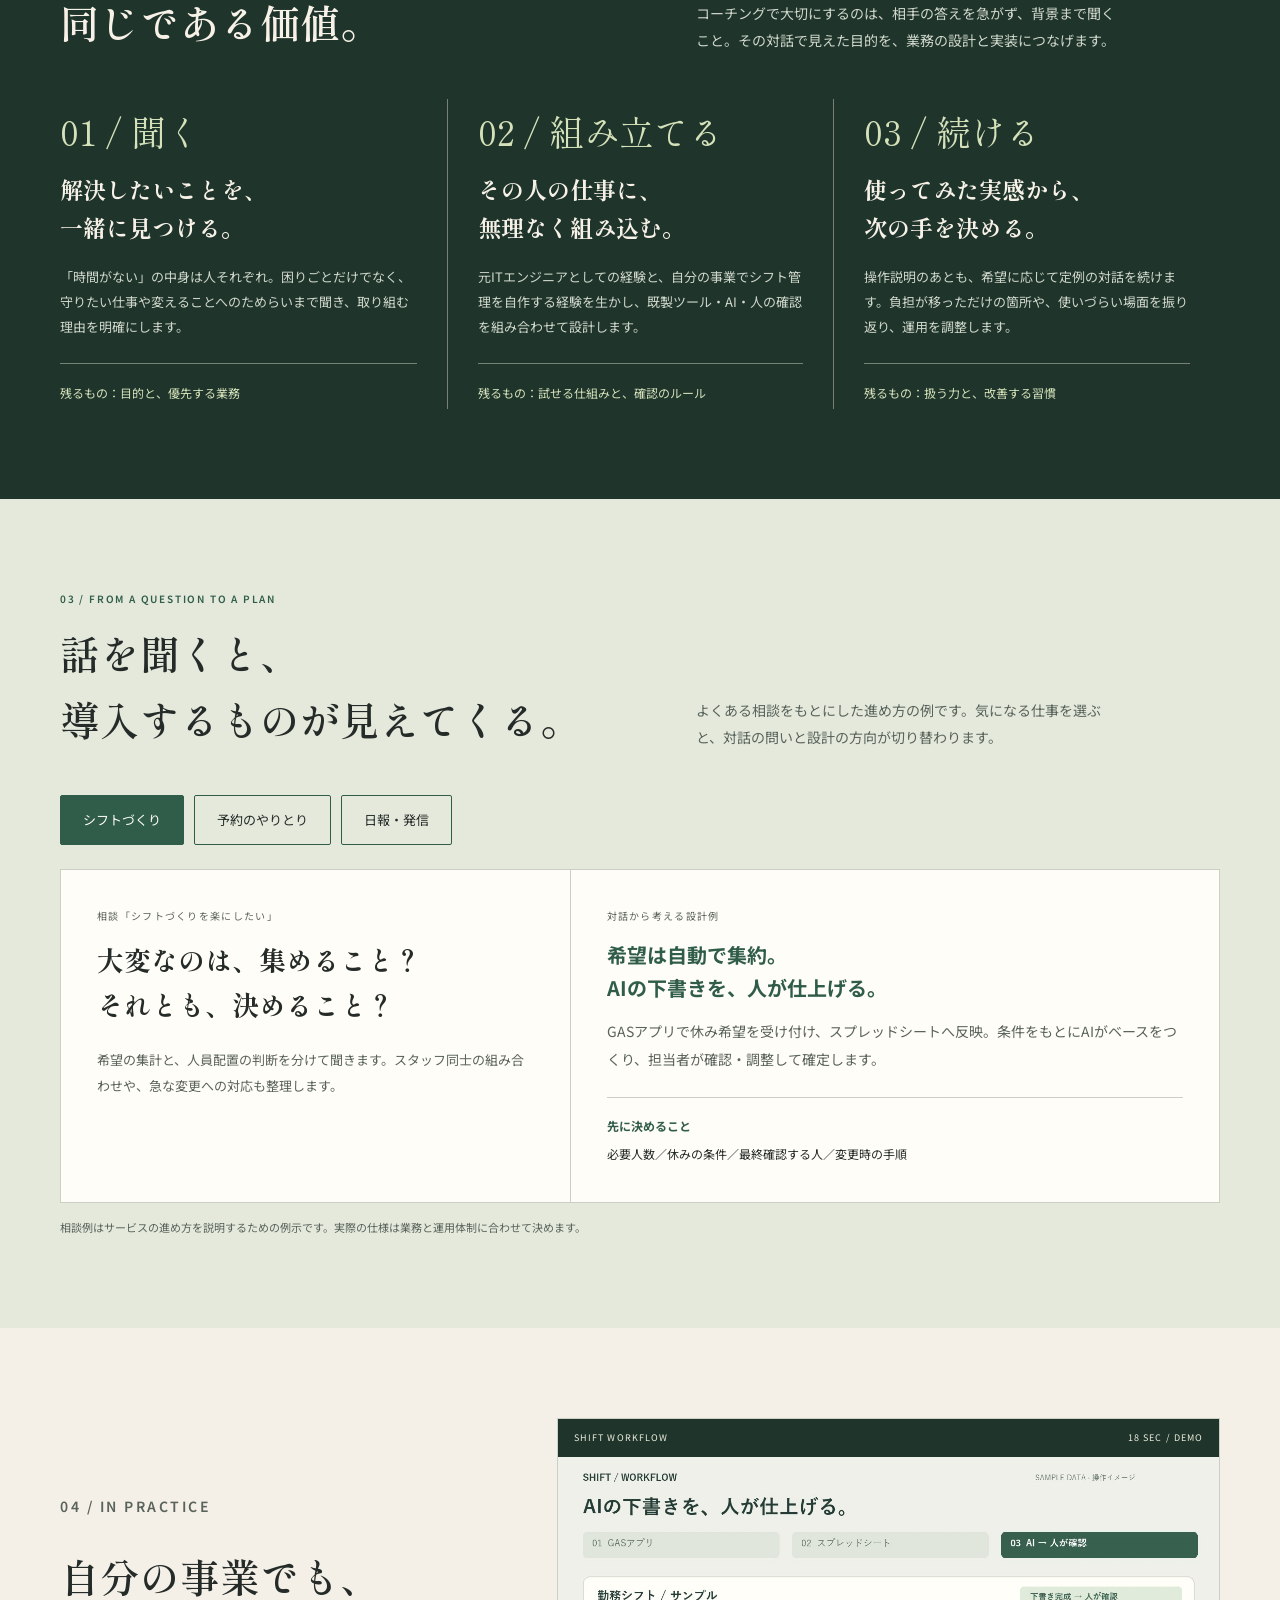
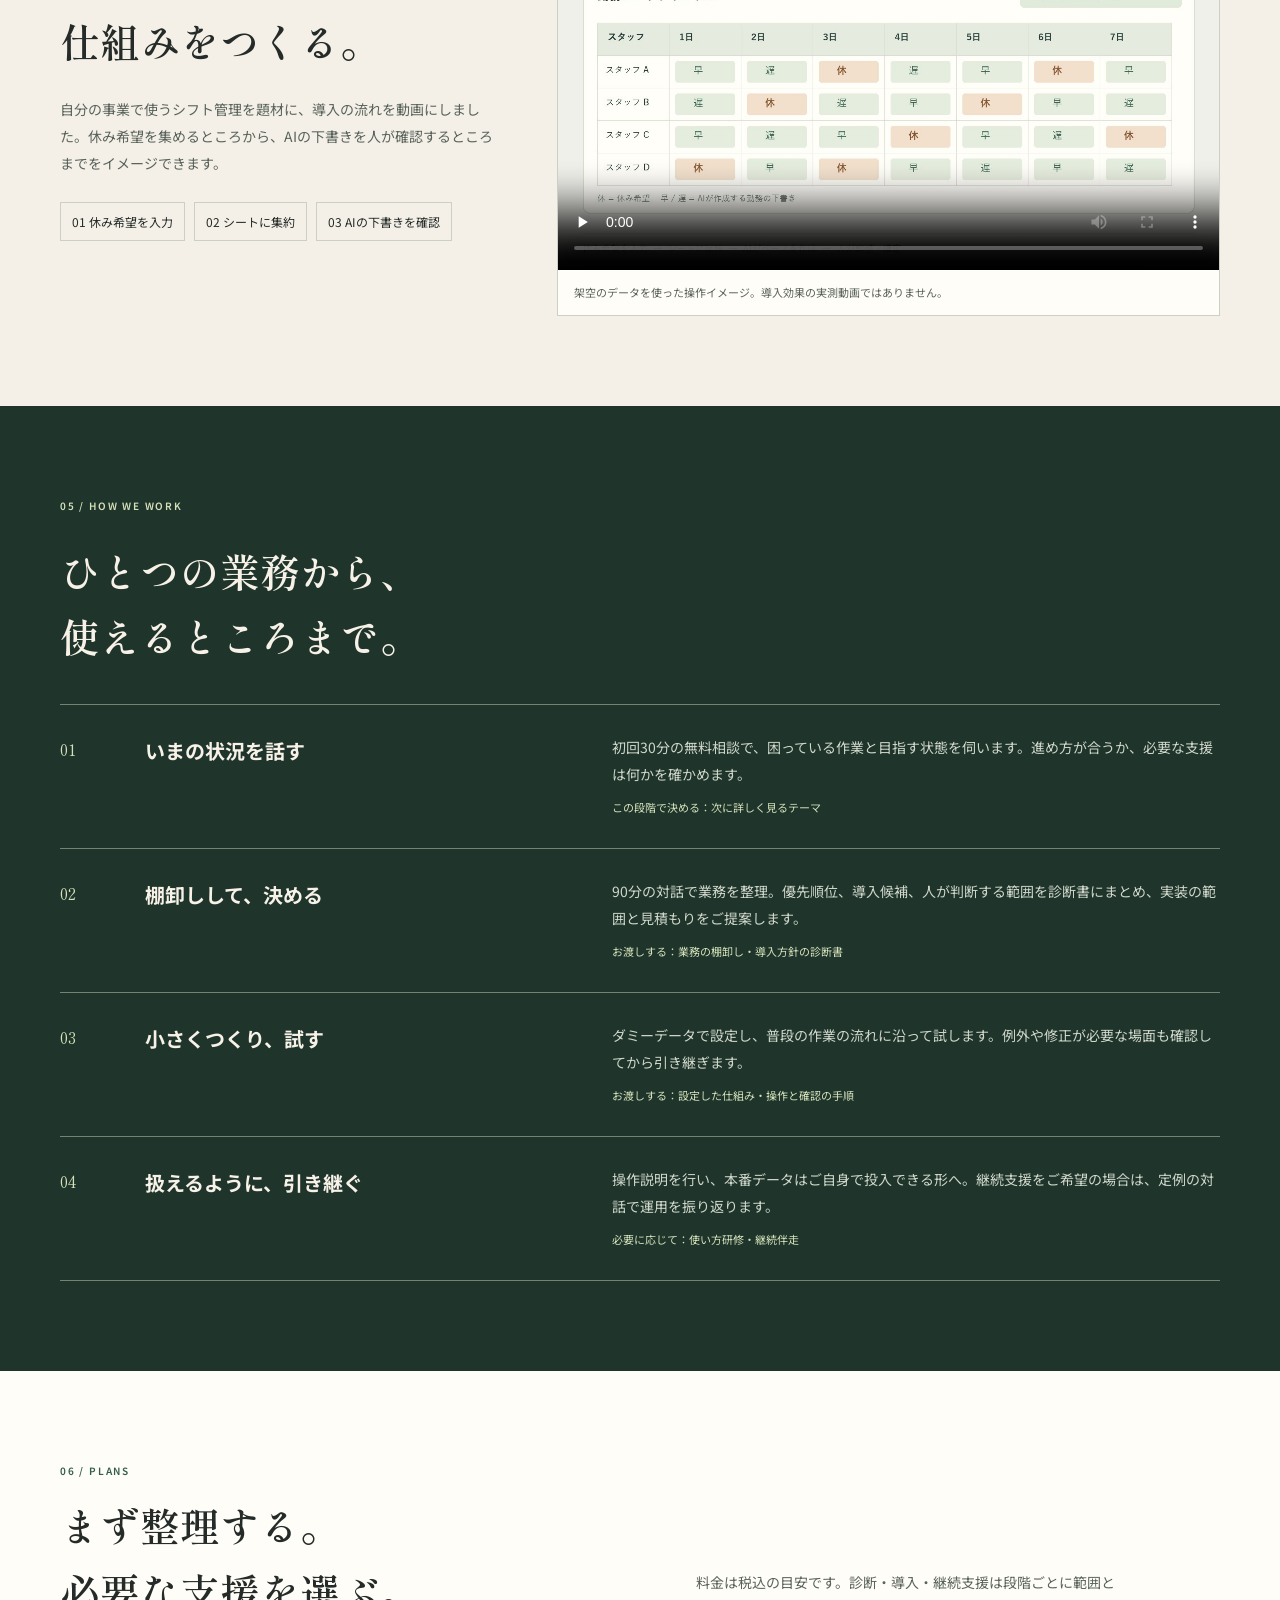
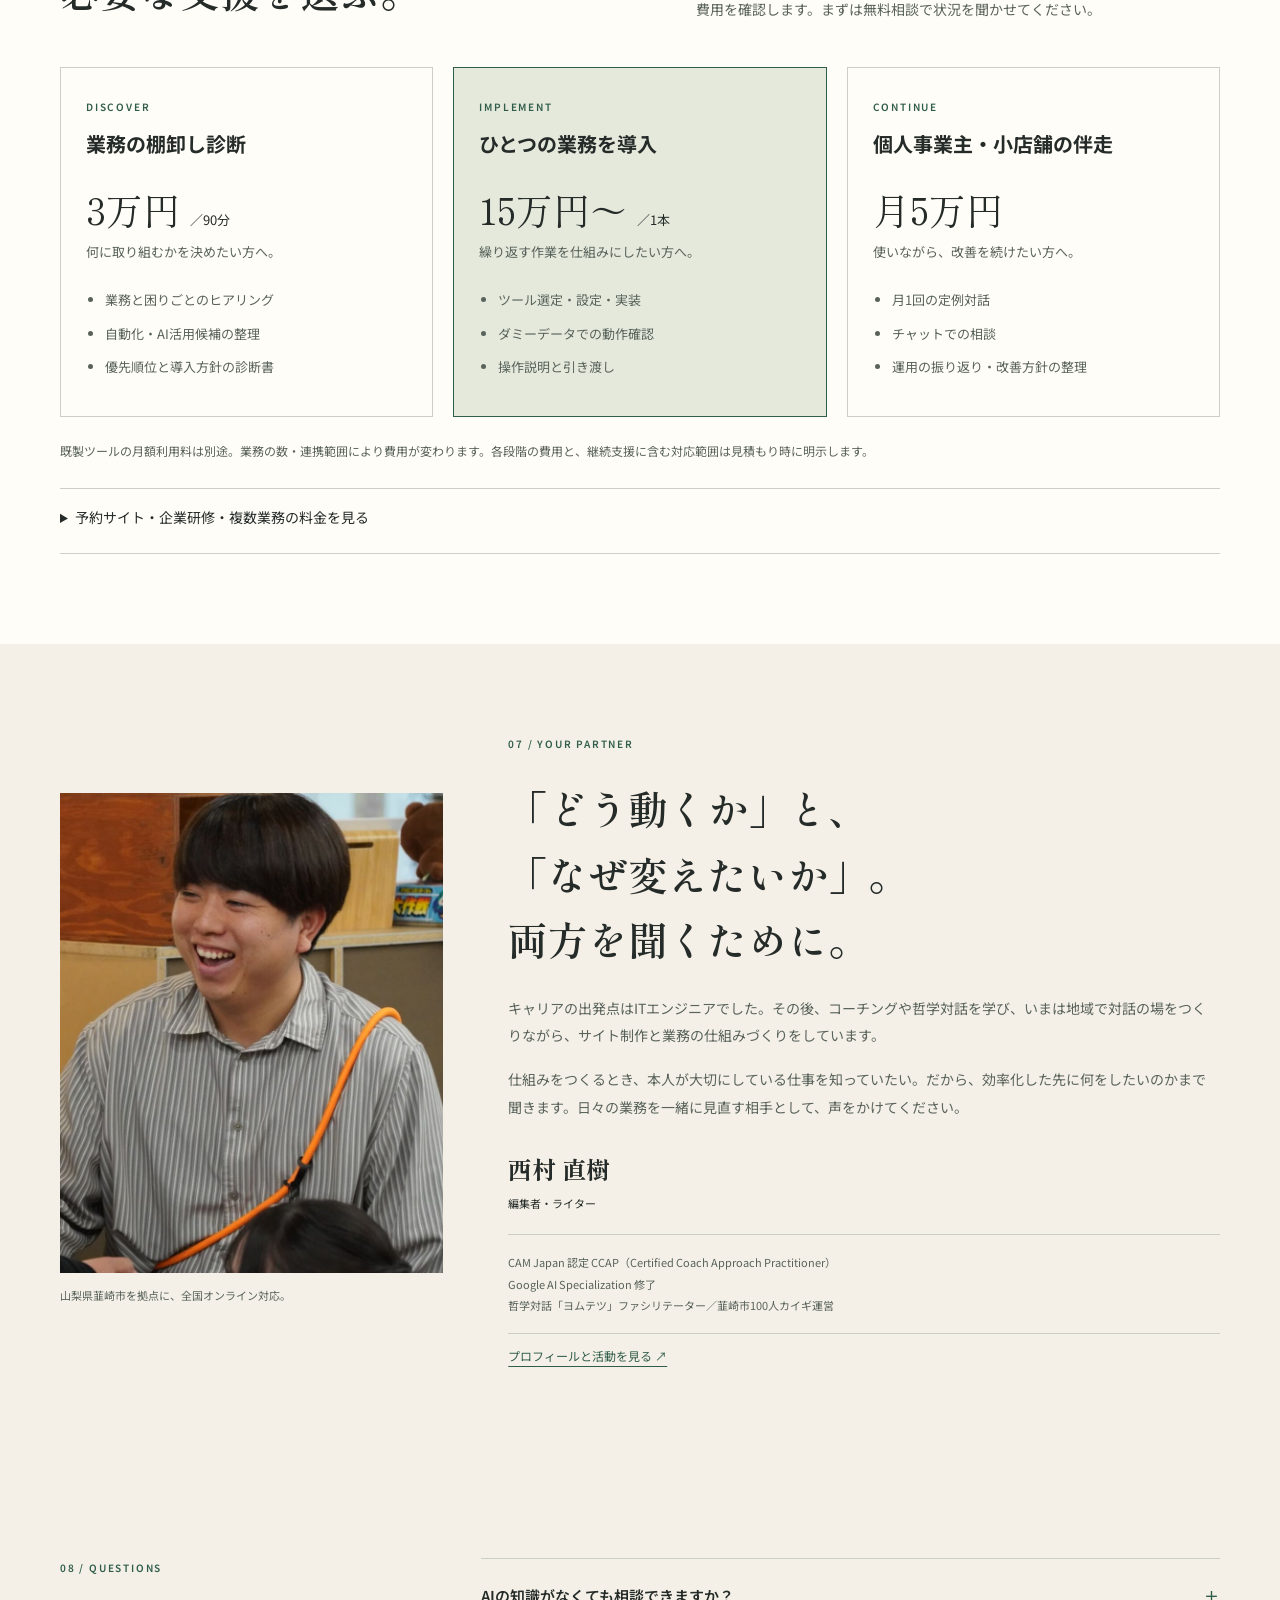
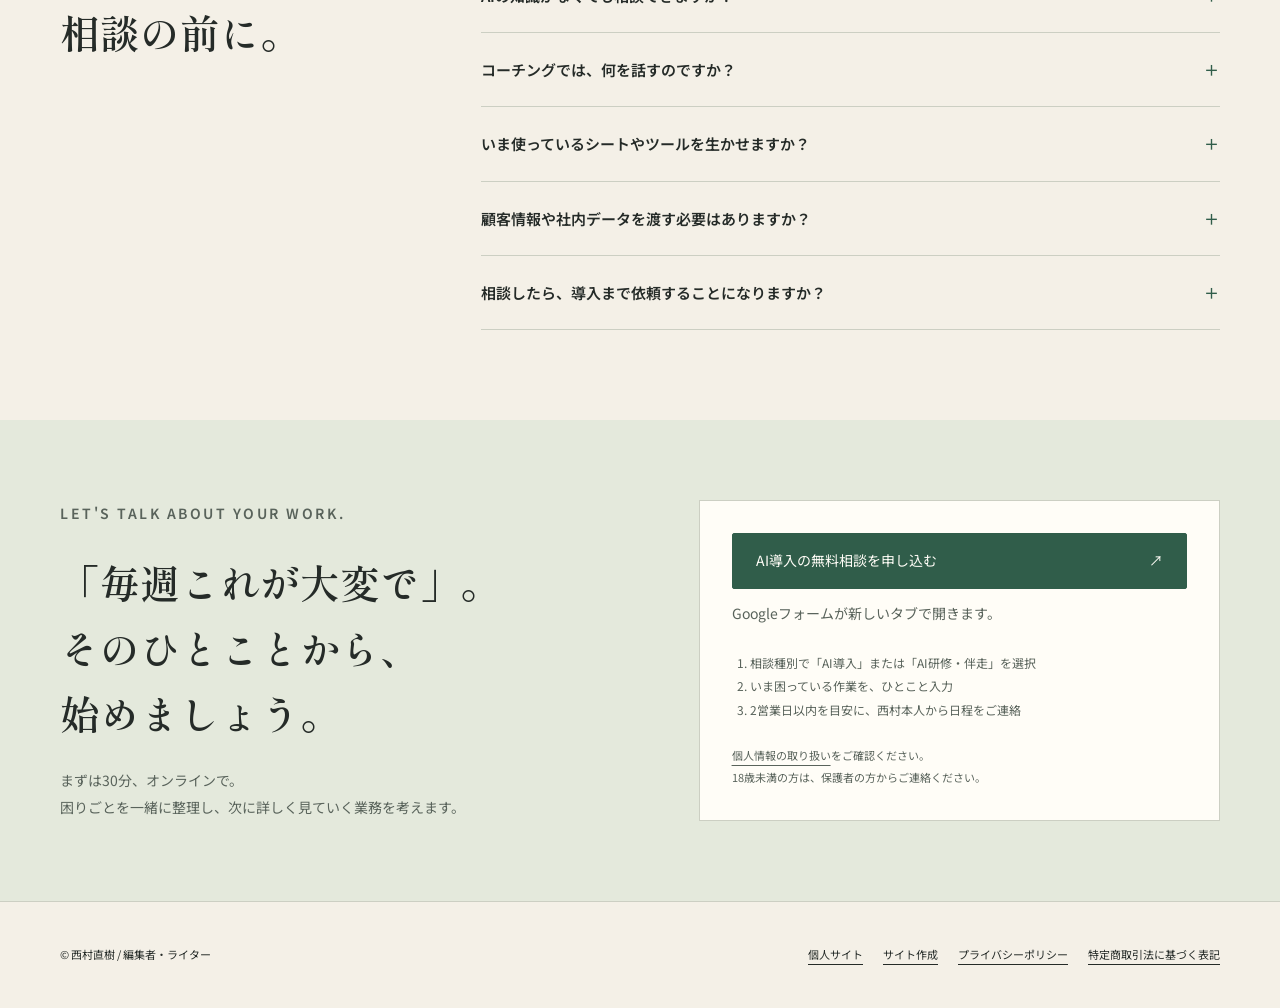
<file: ai-coaching.html>
<!DOCTYPE html>
<html lang="ja">
<head>
<meta charset="utf-8"><meta name="viewport" content="width=device-width, initial-scale=1">
<title>対話から始めるAI導入・業務改善｜西村直樹</title>
<meta name="description" content="AIに何を任せるか、まだ決まっていなくて大丈夫。元ITエンジニアの西村直樹が、コーチングを生かした業務の棚卸しから、AI・既製ツールの導入、使い方の引き継ぎまで伴走。山梨・全国オンライン。初回30分の相談は無料。">
<meta property="og:type" content="website"><meta property="og:title" content="忙しさをほどいて、やりたかった仕事へ。｜西村直樹のAI導入">
<meta property="og:description" content="コーチングの対話で目的を見つけ、元ITエンジニアの経験で仕組みにする。業務の棚卸しから始めるAI導入。"><meta property="og:image" content="assets/shift-poster.jpg"><meta property="og:locale" content="ja_JP"><meta name="twitter:card" content="summary_large_image"><meta name="theme-color" content="#305d4a">
<link rel="icon" href="assets/favicon.svg" type="image/svg+xml"><link rel="preconnect" href="https://fonts.googleapis.com"><link rel="preconnect" href="https://fonts.gstatic.com" crossorigin><link rel="stylesheet" href="services.css?v=2"><script src="services.js" defer></script>
</head>
<body class="ai-page">
<a class="skip-link" href="#main">本文へスキップ</a>
<header class="lp-header"><div class="container header-inner"><a class="lp-brand" href="index.html"><img src="assets/favicon.svg" alt="" width="24" height="24">西村直樹<small>編集者・ライター</small></a><nav class="lp-nav" aria-label="AI導入のご案内"><a href="#approach">相談する価値</a><a href="#price">料金</a><a href="web-design.html" class="secondary-nav">サイト作成</a><a class="nav-cta" href="#contact">無料相談をする ↗</a></nav></div></header>
<main id="main">
<section class="lp-hero" aria-labelledby="hero-title"><div class="container hero-layout"><div>
<p class="eyebrow">AI IMPLEMENTATION × COACHING</p>
<h1 id="hero-title">忙しさをほどいて、<br><em>やりたかった<br>仕事へ。</em></h1>
<p class="hero-copy">店を回す人、事業を動かす人へ。<br>「AIで何ができる？」の手前にある、あなたの仕事と想いから話しましょう。業務の整理から、使える仕組みづくりまで一緒に進めます。</p>
<a class="lp-button" href="#contact">いまの仕事を、30分話してみる <span aria-hidden="true">↗</span></a><p class="button-note">初回無料・全国オンライン対応／導入内容が未定でも大丈夫</p>
<div class="hero-proof"><img src="assets/portrait.jpg" alt="" width="44" height="44"><div><strong>対話と実装を、西村直樹が担当。</strong>元ITエンジニア / CAM Japan 認定 CCAP</div></div>
</div><div class="hero-board" aria-label="対話から業務を整理する例"><div class="board-meta"><span>YOUR WORK, REARRANGED.</span><span>相談の一例</span></div><div class="question-paper"><span class="mini-label">まず、こんな問いから。</span><p>その時間が空いたら、<br><em>何をしたいですか。</em></p></div><div class="board-arrow" aria-hidden="true">↓</div><div class="decision-grid"><div><strong>仕組みに任せる</strong>休み希望の転記<br>シフトの下書き<br>定型文の作成</div><div class="human-task"><strong>あなたが力を注ぐ</strong>スタッフとの対話<br>お客様への気配り<br>次の企画づくり</div></div><p class="board-result">対話 → 優先順位 → 小さく導入<strong>仕事の選び方から、一緒につくる。</strong></p></div></div></section>

<section class="section"><div class="container"><div class="section-head"><div><p class="eyebrow">01 / WHERE TO START</p><h2>「何を頼めばいいか」から、<br>相談できます。</h2></div><p>ツールの名前や仕様書は要りません。<br>毎週、どこで手が止まるのか。何に時間をかけたいのか。そこから導入の目的を言葉にします。</p></div><div class="pain-grid"><article class="pain-item"><span class="index">01</span><h3>便利そう。でも、うちの<br>何に使えるかわからない。</h3><p>実際の一日の流れを聞き、繰り返しの作業と、人の判断が必要な場面を分けて整理します。</p></article><article class="pain-item"><span class="index">02</span><h3>試してみたけれど、<br>仕事には残らなかった。</h3><p>入力の手間、例外対応、スタッフの不安。使わなくなった理由まで聞いて、運用に合う形を探します。</p></article><article class="pain-item"><span class="index">03</span><h3>任せたい。でも、<br>全部お任せにはしたくない。</h3><p>どこまで自動化し、誰が確認するかを一緒に決定。導入後に自分で扱えるよう、使い方を引き継ぎます。</p></article></div></div></section>

<section class="section dark-section" id="approach"><div class="container"><div class="section-head"><div><p class="eyebrow">02 / WHY WORK WITH ME</p><h2>話す人と、つくる人が、<br>同じである価値。</h2></div><p>コーチングで大切にするのは、相手の答えを急がず、背景まで聞くこと。その対話で見えた目的を、業務の設計と実装につなげます。</p></div><div class="reasons"><article class="reason"><span class="index">01 / 聞く</span><h3>解決したいことを、<br>一緒に見つける。</h3><p>「時間がない」の中身は人それぞれ。困りごとだけでなく、守りたい仕事や変えることへのためらいまで聞き、取り組む理由を明確にします。</p><p class="takeaway">残るもの：目的と、優先する業務</p></article><article class="reason"><span class="index">02 / 組み立てる</span><h3>その人の仕事に、<br>無理なく組み込む。</h3><p>元ITエンジニアとしての経験と、自分の事業でシフト管理を自作する経験を生かし、既製ツール・AI・人の確認を組み合わせて設計します。</p><p class="takeaway">残るもの：試せる仕組みと、確認のルール</p></article><article class="reason"><span class="index">03 / 続ける</span><h3>使ってみた実感から、<br>次の手を決める。</h3><p>操作説明のあとも、希望に応じて定例の対話を続けます。負担が移っただけの箇所や、使いづらい場面を振り返り、運用を調整します。</p><p class="takeaway">残るもの：扱う力と、改善する習慣</p></article></div></div></section>

<section class="section demo-section"><div class="container"><div class="section-head"><div><p class="eyebrow">03 / FROM A QUESTION TO A PLAN</p><h2>話を聞くと、<br>導入するものが見えてくる。</h2></div><p>よくある相談をもとにした進め方の例です。気になる仕事を選ぶと、対話の問いと設計の方向が切り替わります。</p></div><div data-scenarios><div class="scenario-picker" aria-label="相談例を選ぶ" hidden><button type="button" aria-pressed="true" aria-controls="ai-shift">シフトづくり</button><button type="button" aria-pressed="false" aria-controls="ai-booking">予約のやりとり</button><button type="button" aria-pressed="false" aria-controls="ai-writing">日報・発信</button></div>
<article class="scenario-panel" id="ai-shift"><div class="scenario-question"><span class="mini-label">相談「シフトづくりを楽にしたい」</span><h3>大変なのは、集めること？<br>それとも、決めること？</h3><p>希望の集計と、人員配置の判断を分けて聞きます。スタッフ同士の組み合わせや、急な変更への対応も整理します。</p></div><div class="scenario-answer"><span class="mini-label">対話から考える設計例</span><h3>希望は自動で集約。<br>AIの下書きを、人が仕上げる。</h3><p>GASアプリで休み希望を受け付け、スプレッドシートへ反映。条件をもとにAIがベースをつくり、担当者が確認・調整して確定します。</p><div class="deliverable"><strong>先に決めること</strong>必要人数／休みの条件／最終確認する人／変更時の手順</div></div></article>
<article class="scenario-panel" id="ai-booking"><div class="scenario-question"><span class="mini-label">相談「予約対応に追われている」</span><h3>どのやりとりには、<br>あなたの言葉が必要ですか。</h3><p>空き状況の確認、日時の確定、個別の相談。やりとりを分けて、接客として残したい場面を確かめます。</p></div><div class="scenario-answer"><span class="mini-label">対話から考える設計例</span><h3>予約は既製サービスへ。<br>個別の相談に、手を残す。</h3><p>空き枠の表示と受付を予約サービスで整えます。AIによる返信案が役立つ場面も確認し、必要な部分から導入します。</p><div class="deliverable"><strong>先に決めること</strong>受付できる枠／キャンセルの扱い／個別対応へ切り替える条件</div></div></article>
<article class="scenario-panel" id="ai-writing"><div class="scenario-question"><span class="mini-label">相談「毎日の文章に時間がかかる」</span><h3>書き始めるまでに、<br>何を考えていますか。</h3><p>情報が揃わないのか、構成に迷うのか、表現を直し続けるのか。書く工程を分けて、時間がかかる場所を見つけます。</p></div><div class="scenario-answer"><span class="mini-label">対話から考える設計例</span><h3>材料の集め方を整えて、<br>AIと下書きをつくる。</h3><p>目的・相手・必要な情報を入力できる型を用意。文案はAIでつくり、事実の確認と最終的な言葉選びは担当者が行います。</p><div class="deliverable"><strong>先に決めること</strong>読む相手／入力する材料／書いてはいけない情報／確認項目</div></div></article></div><p class="caption">相談例はサービスの進め方を説明するための例示です。実際の仕様は業務と運用体制に合わせて決めます。</p></div></section>

<section class="section" id="case"><div class="container case-layout"><div><p class="eyebrow">04 / IN PRACTICE</p><h2>自分の事業でも、<br>仕組みをつくる。</h2><p>自分の事業で使うシフト管理を題材に、導入の流れを動画にしました。休み希望を集めるところから、AIの下書きを人が確認するところまでをイメージできます。</p><ol class="inline-steps"><li>01 休み希望を入力</li><li>02 シートに集約</li><li>03 AIの下書きを確認</li></ol></div><figure class="film"><div class="film-label"><span>SHIFT WORKFLOW</span><span>18 SEC / DEMO</span></div><video controls playsinline preload="none" poster="assets/shift-poster.jpg" width="1200" height="750" aria-label="シフト作成の流れを示す18秒のデモ"><source src="assets/shift-workflow.mp4" type="video/mp4"><track kind="captions" src="assets/shift-ja.vtt" srclang="ja" label="日本語">動画の内容は左の3つの手順をご覧ください。</video><figcaption>架空のデータを使った操作イメージ。導入効果の実測動画ではありません。</figcaption></figure></div></section>

<section class="section dark-section" id="flow"><div class="container"><p class="eyebrow">05 / HOW WE WORK</p><h2>ひとつの業務から、<br>使えるところまで。</h2><ol class="workflow"><li><span class="index">01</span><h3>いまの状況を話す</h3><p>初回30分の無料相談で、困っている作業と目指す状態を伺います。進め方が合うか、必要な支援は何かを確かめます。<small>この段階で決める：次に詳しく見るテーマ</small></p></li><li><span class="index">02</span><h3>棚卸しして、決める</h3><p>90分の対話で業務を整理。優先順位、導入候補、人が判断する範囲を診断書にまとめ、実装の範囲と見積もりをご提案します。<small>お渡しする：業務の棚卸し・導入方針の診断書</small></p></li><li><span class="index">03</span><h3>小さくつくり、試す</h3><p>ダミーデータで設定し、普段の作業の流れに沿って試します。例外や修正が必要な場面も確認してから引き継ぎます。<small>お渡しする：設定した仕組み・操作と確認の手順</small></p></li><li><span class="index">04</span><h3>扱えるように、引き継ぐ</h3><p>操作説明を行い、本番データはご自身で投入できる形へ。継続支援をご希望の場合は、定例の対話で運用を振り返ります。<small>必要に応じて：使い方研修・継続伴走</small></p></li></ol></div></section>

<section class="section pricing" id="price"><div class="container"><div class="section-head"><div><p class="eyebrow">06 / PLANS</p><h2>まず整理する。<br>必要な支援を選ぶ。</h2></div><p>料金は税込の目安です。診断・導入・継続支援は段階ごとに範囲と費用を確認します。まずは無料相談で状況を聞かせてください。</p></div><div class="price-grid"><article class="price-card"><p class="eyebrow">DISCOVER</p><h3>業務の棚卸し診断</h3><p class="amount">3万円 <small>／90分</small></p><p>何に取り組むかを決めたい方へ。</p><ul><li>業務と困りごとのヒアリング</li><li>自動化・AI活用候補の整理</li><li>優先順位と導入方針の診断書</li></ul></article><article class="price-card featured"><p class="eyebrow">IMPLEMENT</p><h3>ひとつの業務を導入</h3><p class="amount">15万円〜 <small>／1本</small></p><p>繰り返す作業を仕組みにしたい方へ。</p><ul><li>ツール選定・設定・実装</li><li>ダミーデータでの動作確認</li><li>操作説明と引き渡し</li></ul></article><article class="price-card"><p class="eyebrow">CONTINUE</p><h3>個人事業主・小店舗の伴走</h3><p class="amount">月5万円</p><p>使いながら、改善を続けたい方へ。</p><ul><li>月1回の定例対話</li><li>チャットでの相談</li><li>運用の振り返り・改善方針の整理</li></ul></article></div><p class="pricing-note">既製ツールの月額利用料は別途。業務の数・連携範囲により費用が変わります。各段階の費用と、継続支援に含む対応範囲は見積もり時に明示します。</p><details class="price-more"><summary>予約サイト・企業研修・複数業務の料金を見る</summary><dl><div><dt>予約サイト構築（既製サービス連携・ページ込み）</dt><dd>20万円〜</dd></div><div><dt>複数業務まとめて（3本まで）</dt><dd>40万円〜</dd></div><div><dt>研修 半日・3時間 / 1日・6時間 / 2日・12時間</dt><dd>30万円 / 50万円 / 90万円</dd></div><div><dt>企業向け伴走（月2回の定例・定着フォロー）</dt><dd>月12万円</dd></div></dl><p class="pricing-note">研修内容、人数、実施形式、交通費などの条件は個別にお見積もりします。</p></details></div></section>

<section class="section"><div class="container profile-layout"><figure class="profile-photo"><img src="assets/portrait.jpg" alt="西村直樹のポートレート" width="800" height="1000" loading="lazy"><figcaption>山梨県韮崎市を拠点に、全国オンライン対応。</figcaption></figure><div class="profile-copy"><p class="eyebrow">07 / YOUR PARTNER</p><h2>「どう動くか」と、<br>「なぜ変えたいか」。<br>両方を聞くために。</h2><p>キャリアの出発点はITエンジニアでした。その後、コーチングや哲学対話を学び、いまは地域で対話の場をつくりながら、サイト制作と業務の仕組みづくりをしています。</p><p>仕組みをつくるとき、本人が大切にしている仕事を知っていたい。だから、効率化した先に何をしたいのかまで聞きます。日々の業務を一緒に見直す相手として、声をかけてください。</p><strong class="profile-name">西村 直樹<small>編集者・ライター</small></strong><div class="credentials">CAM Japan 認定 CCAP（Certified Coach Approach Practitioner）<br>Google AI Specialization 修了<br>哲学対話「ヨムテツ」ファシリテーター／韮崎市100人カイギ運営</div><a class="text-link" href="index.html#profile">プロフィールと活動を見る ↗</a></div></div></section>

<section class="section" id="faq"><div class="container faq-layout"><div><p class="eyebrow">08 / QUESTIONS</p><h2>相談の前に。</h2></div><div class="faq-list"><details><summary>AIの知識がなくても相談できますか？</summary><p>はい。普段の仕事や困っている作業を、ご自身の言葉で話してください。ツールの名前や詳しい要件は、相談の中で整理します。</p></details><details><summary>コーチングでは、何を話すのですか？</summary><p>日々の業務、時間をかけたいこと、変えることへの不安などを聞きます。目的と優先順位を整理するための対話です。AI導入のご相談では、業務の設計につながるテーマを扱います。</p></details><details><summary>いま使っているシートやツールを生かせますか？</summary><p>現在の運用を確認したうえで検討します。連携の可否や利用料、管理のしやすさを見ながら、残すものと変えるものをご提案します。</p></details><details><summary>顧客情報や社内データを渡す必要はありますか？</summary><p>設定・動作確認にはダミーデータを使い、本番データはご自身で投入する運用を基本とします。利用するサービスと、入力してよい情報の範囲も導入時に整理します。</p></details><details><summary>相談したら、導入まで依頼することになりますか？</summary><p>初回相談は状況と進め方を確かめる場です。有料の支援へ進む前に内容と見積もりを確認いただきます。導入時期が決まっていなくてもご相談ください。</p></details></div></div></section>

<section class="contact-section" id="contact"><div class="container contact-layout"><div><p class="eyebrow">LET'S TALK ABOUT YOUR WORK.</p><h2>「毎週これが大変で」。<br>そのひとことから、<br>始めましょう。</h2><p>まずは30分、オンラインで。<br>困りごとを一緒に整理し、次に詳しく見ていく業務を考えます。</p></div><div class="contact-box"><a class="lp-button" href="https://docs.google.com/forms/d/e/1FAIpQLSd0KixjZ9qp4IN2YhDHNsjw01QhMLWU0YslcL0QJP-TNa-7_g/viewform" target="_blank" rel="noopener">AI導入の無料相談を申し込む <span aria-hidden="true">↗</span><span class="sr-only">（Googleフォーム・新しいタブ）</span></a><p class="button-note">Googleフォームが新しいタブで開きます。</p><ol><li>相談種別で「AI導入」または「AI研修・伴走」を選択</li><li>いま困っている作業を、ひとこと入力</li><li>2営業日以内を目安に、西村本人から日程をご連絡</li></ol><p class="privacy-note"><a href="privacy.html">個人情報の取り扱い</a>をご確認ください。<br>18歳未満の方は、保護者の方からご連絡ください。</p></div></div></section>
</main><footer class="lp-footer"><div class="container footer-inner"><p>© 西村直樹 / 編集者・ライター</p><nav class="footer-links" aria-label="関連ページ"><a href="index.html">個人サイト</a><a href="web-design.html">サイト作成</a><a href="privacy.html">プライバシーポリシー</a><a href="tokushoho.html">特定商取引法に基づく表記</a></nav></div></footer>
</body></html>
</file>
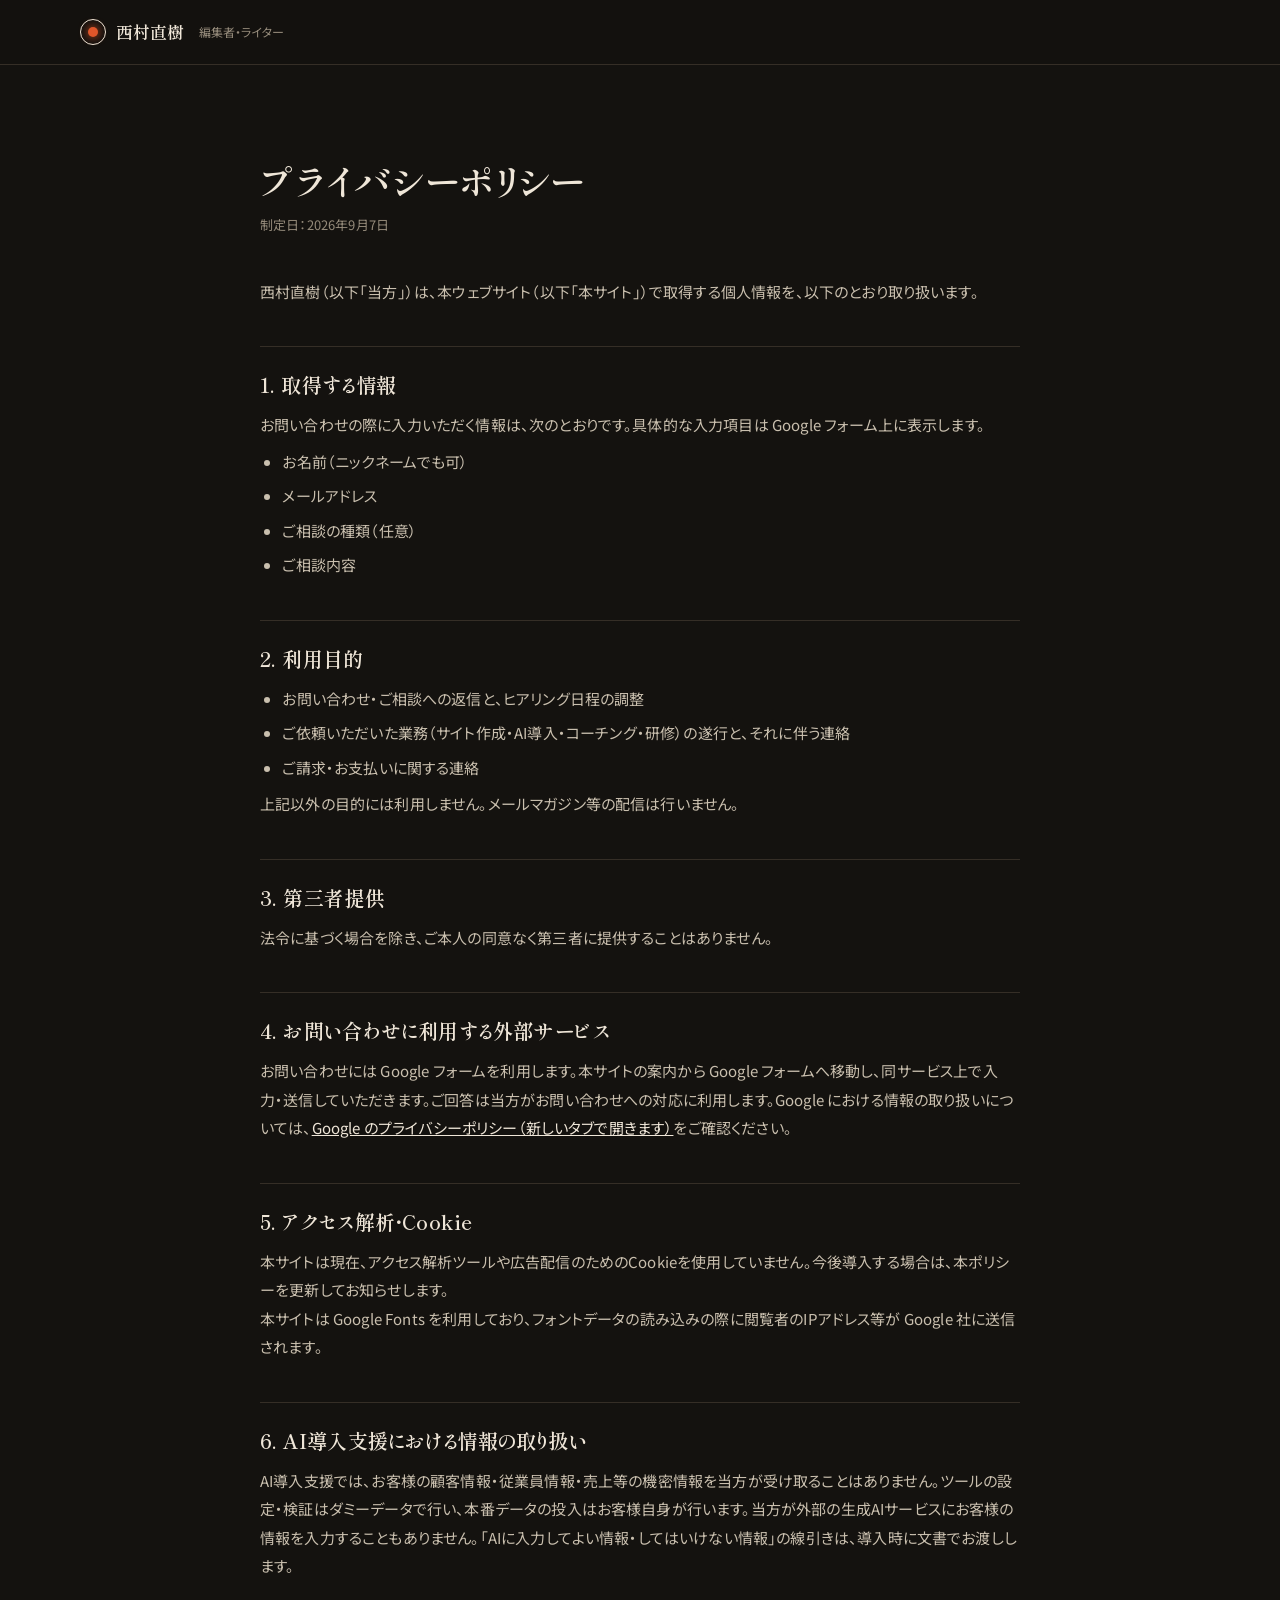
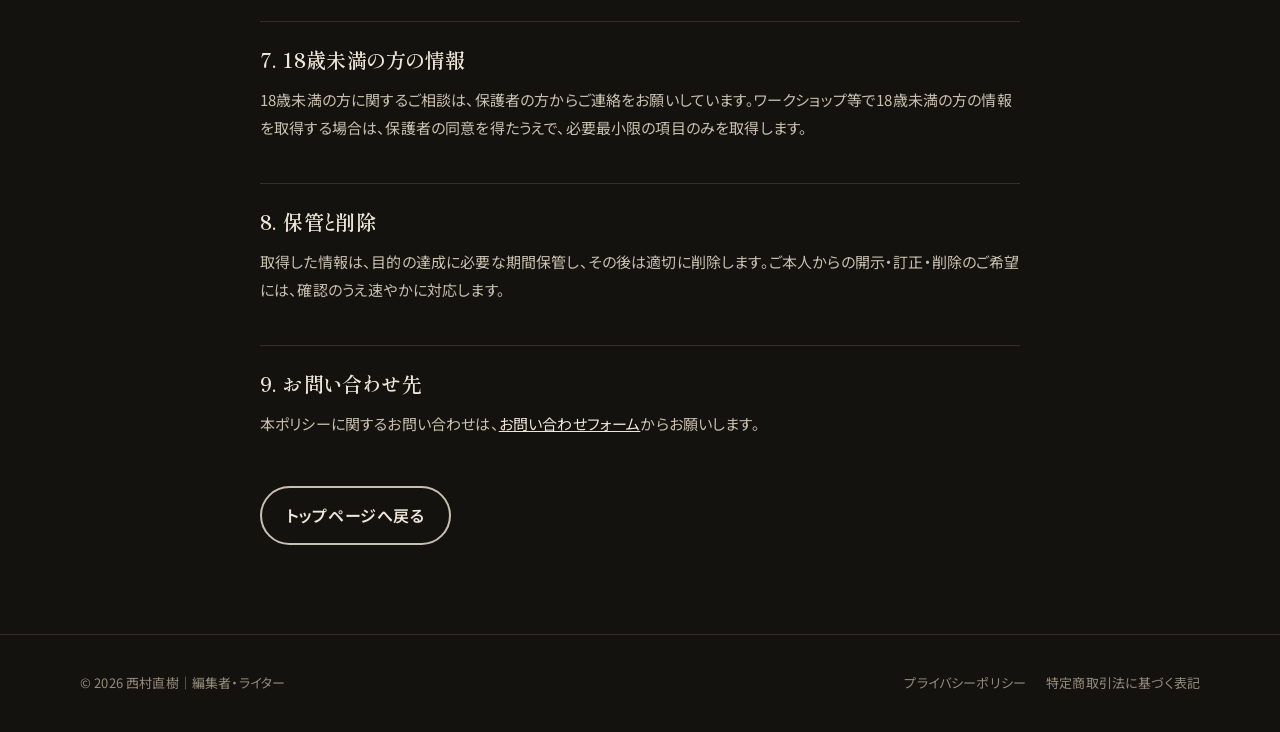
<file: privacy.html>
<!DOCTYPE html>
<html lang="ja">
<head>
<meta charset="utf-8">
<meta name="viewport" content="width=device-width, initial-scale=1">
<title>プライバシーポリシー｜西村直樹</title>
<meta name="description" content="西村直樹（編集者・ライター）のウェブサイトにおける個人情報の取り扱いについて。">
<meta name="theme-color" content="#14120f">
<link rel="icon" href="assets/favicon.svg" type="image/svg+xml">
<link rel="preconnect" href="https://fonts.googleapis.com">
<link rel="preconnect" href="https://fonts.gstatic.com" crossorigin>
<link href="https://fonts.googleapis.com/css2?family=Shippori+Mincho:wght@600&family=Noto+Sans+JP:wght@400;600&display=swap" rel="stylesheet">
<link rel="stylesheet" href="style.css">
</head>
<body>
<header class="site-header">
  <div class="wrap">
    <a class="brand" href="index.html"><span class="mark" aria-hidden="true"></span>西村直樹<small>編集者・ライター</small></a>
  </div>
</header>
<main class="page">
  <div class="wrap">
    <h1>プライバシーポリシー</h1>
    <p class="updated">制定日：2026年9月7日</p>

    <p>西村直樹（以下「当方」）は、本ウェブサイト（以下「本サイト」）で取得する個人情報を、以下のとおり取り扱います。</p>

    <h2>1. 取得する情報</h2>
    <p>お問い合わせの際に入力いただく情報は、次のとおりです。具体的な入力項目は Google フォーム上に表示します。</p>
    <ul>
      <li>お名前（ニックネームでも可）</li>
      <li>メールアドレス</li>
      <li>ご相談の種類（任意）</li>
      <li>ご相談内容</li>
    </ul>

    <h2>2. 利用目的</h2>
    <ul>
      <li>お問い合わせ・ご相談への返信と、ヒアリング日程の調整</li>
      <li>ご依頼いただいた業務（サイト作成・AI導入・コーチング・研修）の遂行と、それに伴う連絡</li>
      <li>ご請求・お支払いに関する連絡</li>
    </ul>
    <p>上記以外の目的には利用しません。メールマガジン等の配信は行いません。</p>

    <h2>3. 第三者提供</h2>
    <p>法令に基づく場合を除き、ご本人の同意なく第三者に提供することはありません。</p>

    <h2>4. お問い合わせに利用する外部サービス</h2>
    <p>お問い合わせには Google フォームを利用します。本サイトの案内から Google フォームへ移動し、同サービス上で入力・送信していただきます。ご回答は当方がお問い合わせへの対応に利用します。Google における情報の取り扱いについては、<a href="https://policies.google.com/privacy?hl=ja" target="_blank" rel="noopener">Google のプライバシーポリシー（新しいタブで開きます）</a>をご確認ください。</p>

    <h2>5. アクセス解析・Cookie</h2>
    <p>本サイトは現在、アクセス解析ツールや広告配信のためのCookieを使用していません。今後導入する場合は、本ポリシーを更新してお知らせします。</p>
    <p>本サイトは Google Fonts を利用しており、フォントデータの読み込みの際に閲覧者のIPアドレス等が Google 社に送信されます。</p>

    <h2>6. AI導入支援における情報の取り扱い</h2>
    <p>AI導入支援では、お客様の顧客情報・従業員情報・売上等の機密情報を当方が受け取ることはありません。ツールの設定・検証はダミーデータで行い、本番データの投入はお客様自身が行います。当方が外部の生成AIサービスにお客様の情報を入力することもありません。「AIに入力してよい情報・してはいけない情報」の線引きは、導入時に文書でお渡しします。</p>

    <h2>7. 18歳未満の方の情報</h2>
    <p>18歳未満の方に関するご相談は、保護者の方からご連絡をお願いしています。ワークショップ等で18歳未満の方の情報を取得する場合は、保護者の同意を得たうえで、必要最小限の項目のみを取得します。</p>

    <h2>8. 保管と削除</h2>
    <p>取得した情報は、目的の達成に必要な期間保管し、その後は適切に削除します。ご本人からの開示・訂正・削除のご希望には、確認のうえ速やかに対応します。</p>

    <h2>9. お問い合わせ先</h2>
    <p>本ポリシーに関するお問い合わせは、<a href="index.html#contact">お問い合わせフォーム</a>からお願いします。</p>

    <a class="btn btn-ghost back" href="index.html">トップページへ戻る</a>
  </div>
</main>
<footer class="site-footer">
  <div class="wrap">
    <p>&copy; 2026 西村直樹｜編集者・ライター</p>
    <ul>
      <li><a href="privacy.html">プライバシーポリシー</a></li>
      <li><a href="tokushoho.html">特定商取引法に基づく表記</a></li>
    </ul>
  </div>
</footer>
</body>
</html>
</file>
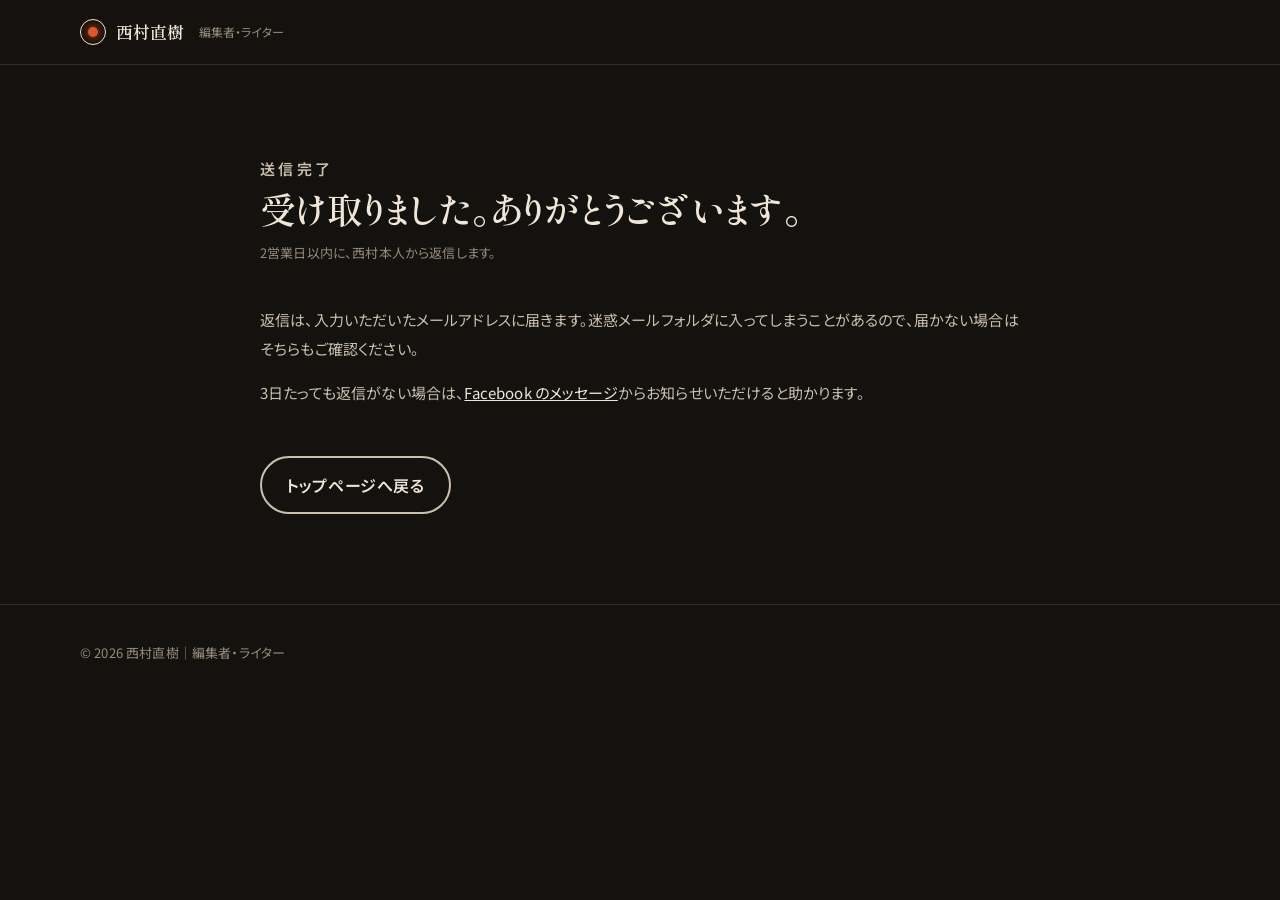
<file: thanks.html>
<!DOCTYPE html>
<html lang="ja">
<head>
<meta charset="utf-8">
<meta name="viewport" content="width=device-width, initial-scale=1">
<title>送信ありがとうございました｜西村直樹</title>
<meta name="robots" content="noindex">
<meta name="theme-color" content="#14120f">
<link rel="icon" href="assets/favicon.svg" type="image/svg+xml">
<link rel="preconnect" href="https://fonts.googleapis.com">
<link rel="preconnect" href="https://fonts.gstatic.com" crossorigin>
<link href="https://fonts.googleapis.com/css2?family=Shippori+Mincho:wght@600&family=Noto+Sans+JP:wght@400;600&display=swap" rel="stylesheet">
<link rel="stylesheet" href="style.css">
</head>
<body>
<header class="site-header">
  <div class="wrap">
    <a class="brand" href="index.html"><span class="mark" aria-hidden="true"></span>西村直樹<small>編集者・ライター</small></a>
  </div>
</header>
<main class="page">
  <div class="wrap">
    <p class="eyebrow">送信完了</p>
    <h1>受け取りました。ありがとうございます。</h1>
    <p class="updated">2営業日以内に、西村本人から返信します。</p>
    <p>返信は、入力いただいたメールアドレスに届きます。迷惑メールフォルダに入ってしまうことがあるので、届かない場合はそちらもご確認ください。</p>
    <p style="margin-top:16px">3日たっても返信がない場合は、<a href="https://www.facebook.com/profile.php?id=100005521930493" target="_blank" rel="noopener">Facebook のメッセージ</a>からお知らせいただけると助かります。</p>
    <a class="btn btn-ghost back" href="index.html">トップページへ戻る</a>
  </div>
</main>
<footer class="site-footer">
  <div class="wrap">
    <p>&copy; 2026 西村直樹｜編集者・ライター</p>
  </div>
</footer>
</body>
</html>
</file>
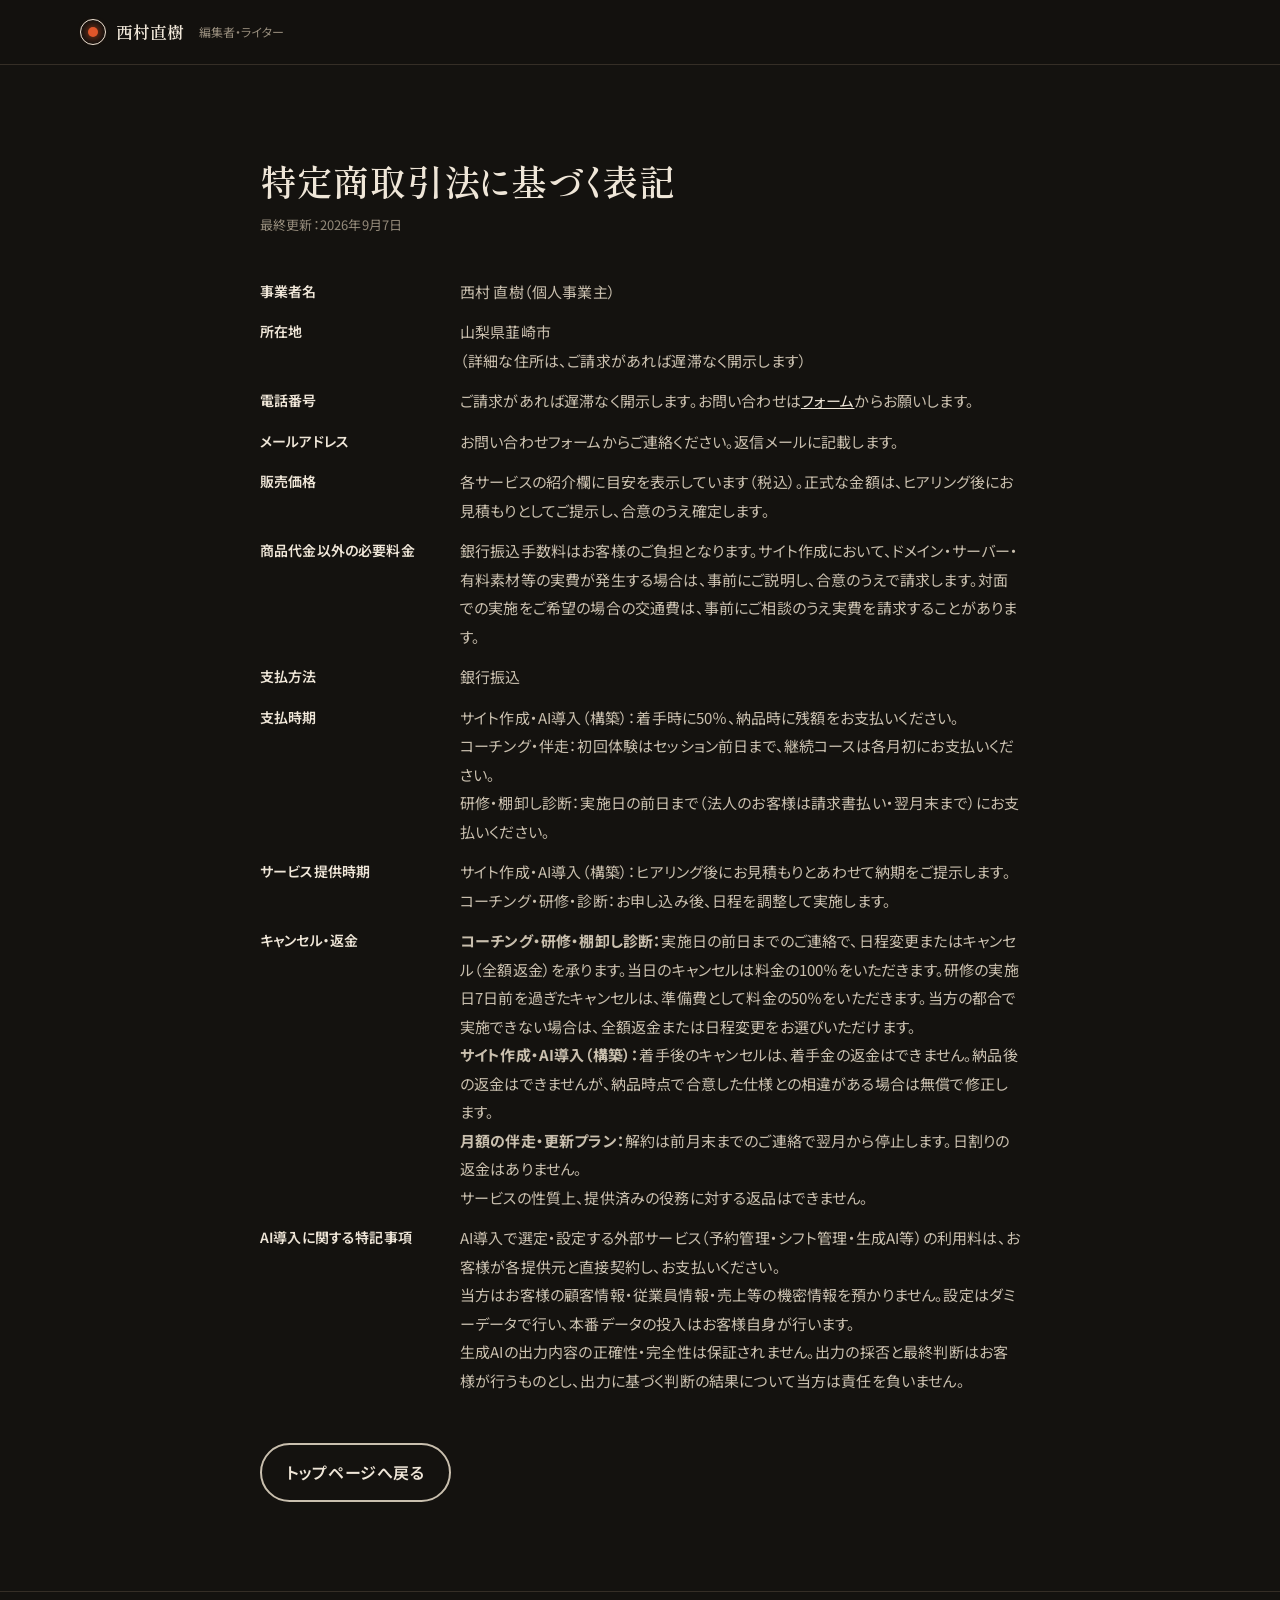
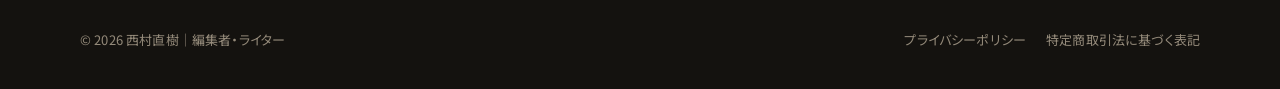
<file: tokushoho.html>
<!DOCTYPE html>
<html lang="ja">
<head>
<meta charset="utf-8">
<meta name="viewport" content="width=device-width, initial-scale=1">
<title>特定商取引法に基づく表記｜西村直樹</title>
<meta name="description" content="西村直樹（編集者・ライター）が提供するサービスに関する、特定商取引法に基づく表記。">
<meta name="theme-color" content="#14120f">
<link rel="icon" href="assets/favicon.svg" type="image/svg+xml">
<link rel="preconnect" href="https://fonts.googleapis.com">
<link rel="preconnect" href="https://fonts.gstatic.com" crossorigin>
<link href="https://fonts.googleapis.com/css2?family=Shippori+Mincho:wght@600&family=Noto+Sans+JP:wght@400;600&display=swap" rel="stylesheet">
<link rel="stylesheet" href="style.css">
</head>
<body>
<header class="site-header">
  <div class="wrap">
    <a class="brand" href="index.html"><span class="mark" aria-hidden="true"></span>西村直樹<small>編集者・ライター</small></a>
  </div>
</header>
<main class="page">
  <div class="wrap">
    <h1>特定商取引法に基づく表記</h1>
    <p class="updated">最終更新：2026年9月7日</p>

    <dl>
      <dt>事業者名</dt>
      <dd>西村 直樹（個人事業主）</dd>

      <dt>所在地</dt>
      <dd>山梨県韮崎市<br>（詳細な住所は、ご請求があれば遅滞なく開示します）</dd>

      <dt>電話番号</dt>
      <dd>ご請求があれば遅滞なく開示します。お問い合わせは<a href="index.html#contact">フォーム</a>からお願いします。</dd>

      <dt>メールアドレス</dt>
      <dd>お問い合わせフォームからご連絡ください。返信メールに記載します。</dd>

      <dt>販売価格</dt>
      <dd>各サービスの紹介欄に目安を表示しています（税込）。正式な金額は、ヒアリング後にお見積もりとしてご提示し、合意のうえ確定します。</dd>

      <dt>商品代金以外の必要料金</dt>
      <dd>銀行振込手数料はお客様のご負担となります。サイト作成において、ドメイン・サーバー・有料素材等の実費が発生する場合は、事前にご説明し、合意のうえで請求します。対面での実施をご希望の場合の交通費は、事前にご相談のうえ実費を請求することがあります。</dd>

      <dt>支払方法</dt>
      <dd>銀行振込</dd>

      <dt>支払時期</dt>
      <dd>
        サイト作成・AI導入（構築）：着手時に50％、納品時に残額をお支払いください。<br>
        コーチング・伴走：初回体験はセッション前日まで、継続コースは各月初にお支払いください。<br>
        研修・棚卸し診断：実施日の前日まで（法人のお客様は請求書払い・翌月末まで）にお支払いください。
      </dd>

      <dt>サービス提供時期</dt>
      <dd>
        サイト作成・AI導入（構築）：ヒアリング後にお見積もりとあわせて納期をご提示します。<br>
        コーチング・研修・診断：お申し込み後、日程を調整して実施します。
      </dd>

      <dt>キャンセル・返金</dt>
      <dd>
        <strong>コーチング・研修・棚卸し診断：</strong>実施日の前日までのご連絡で、日程変更またはキャンセル（全額返金）を承ります。当日のキャンセルは料金の100％をいただきます。研修の実施日7日前を過ぎたキャンセルは、準備費として料金の50％をいただきます。当方の都合で実施できない場合は、全額返金または日程変更をお選びいただけます。<br>
        <strong>サイト作成・AI導入（構築）：</strong>着手後のキャンセルは、着手金の返金はできません。納品後の返金はできませんが、納品時点で合意した仕様との相違がある場合は無償で修正します。<br>
        <strong>月額の伴走・更新プラン：</strong>解約は前月末までのご連絡で翌月から停止します。日割りの返金はありません。<br>
        サービスの性質上、提供済みの役務に対する返品はできません。
      </dd>

      <dt>AI導入に関する特記事項</dt>
      <dd>
        AI導入で選定・設定する外部サービス（予約管理・シフト管理・生成AI等）の利用料は、お客様が各提供元と直接契約し、お支払いください。<br>
        当方はお客様の顧客情報・従業員情報・売上等の機密情報を預かりません。設定はダミーデータで行い、本番データの投入はお客様自身が行います。<br>
        生成AIの出力内容の正確性・完全性は保証されません。出力の採否と最終判断はお客様が行うものとし、出力に基づく判断の結果について当方は責任を負いません。
      </dd>
    </dl>

    <a class="btn btn-ghost back" href="index.html">トップページへ戻る</a>
  </div>
</main>
<footer class="site-footer">
  <div class="wrap">
    <p>&copy; 2026 西村直樹｜編集者・ライター</p>
    <ul>
      <li><a href="privacy.html">プライバシーポリシー</a></li>
      <li><a href="tokushoho.html">特定商取引法に基づく表記</a></li>
    </ul>
  </div>
</footer>
</body>
</html>
</file>
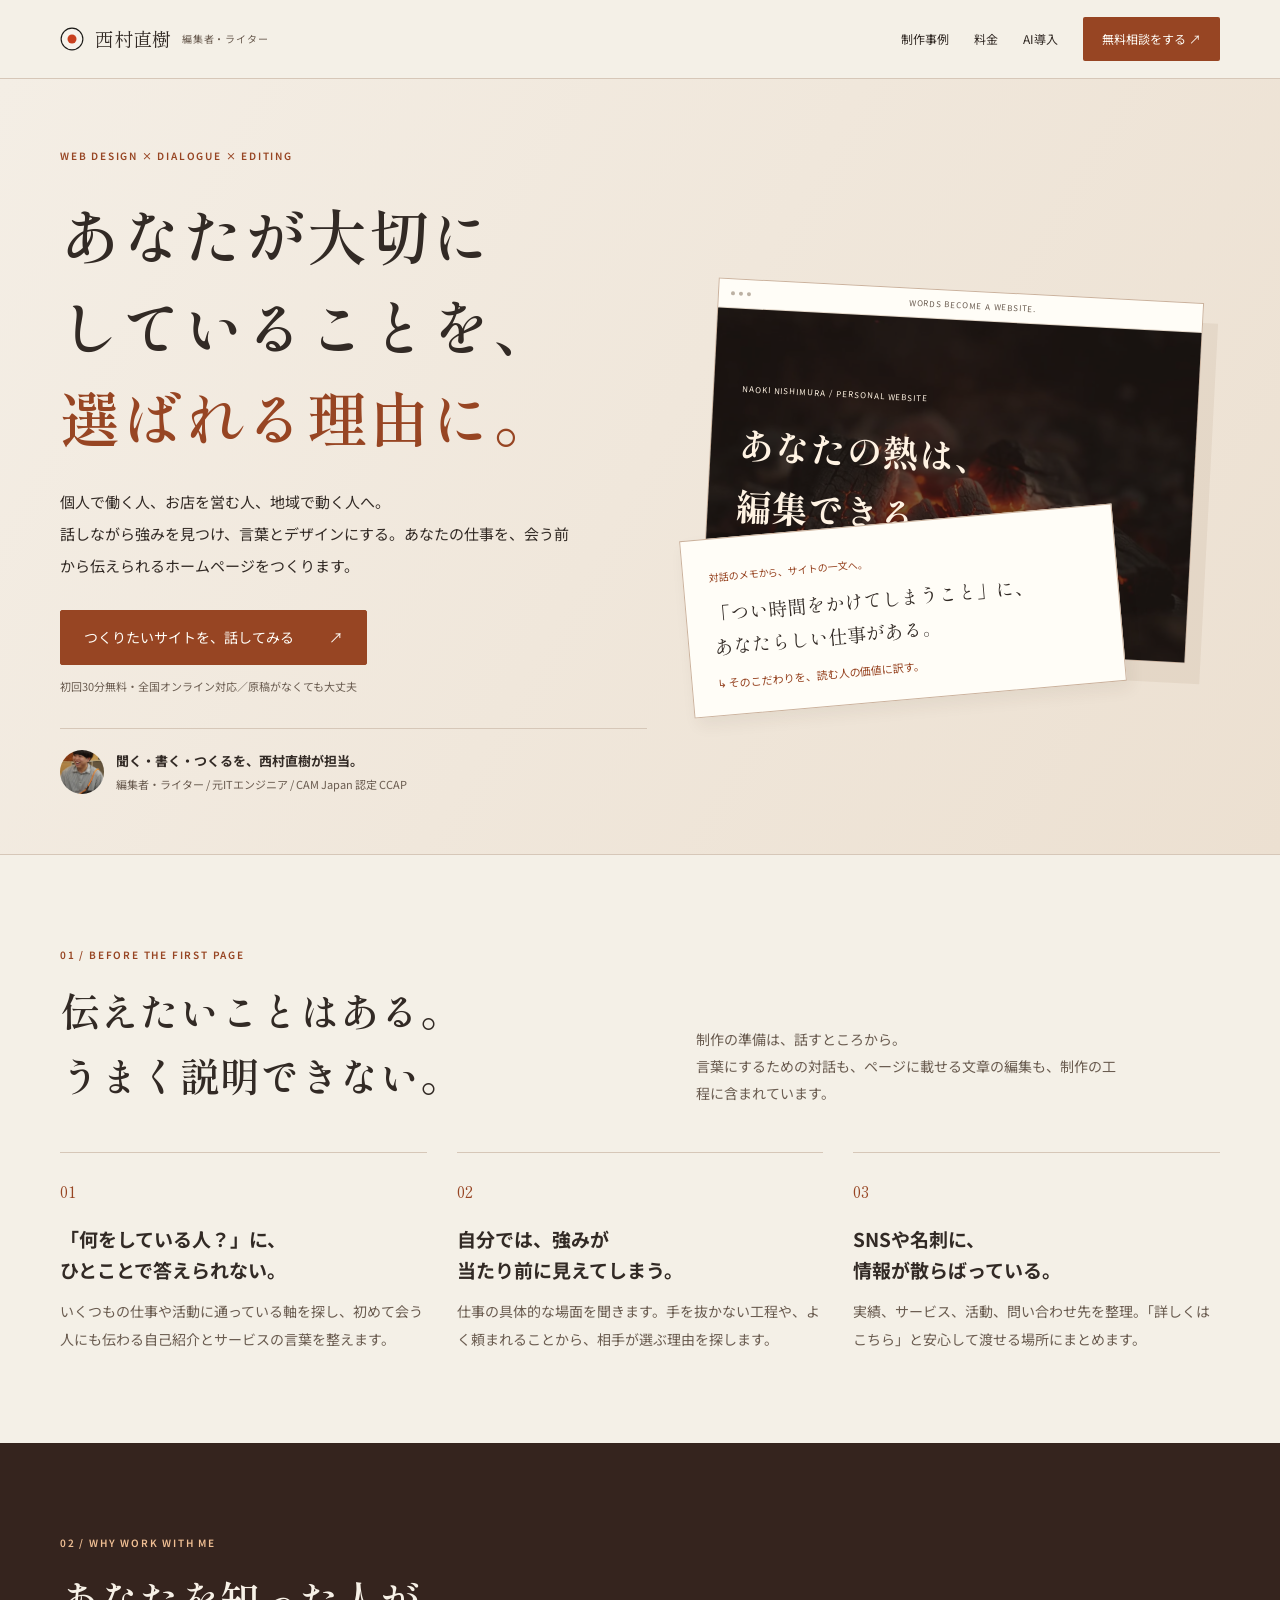
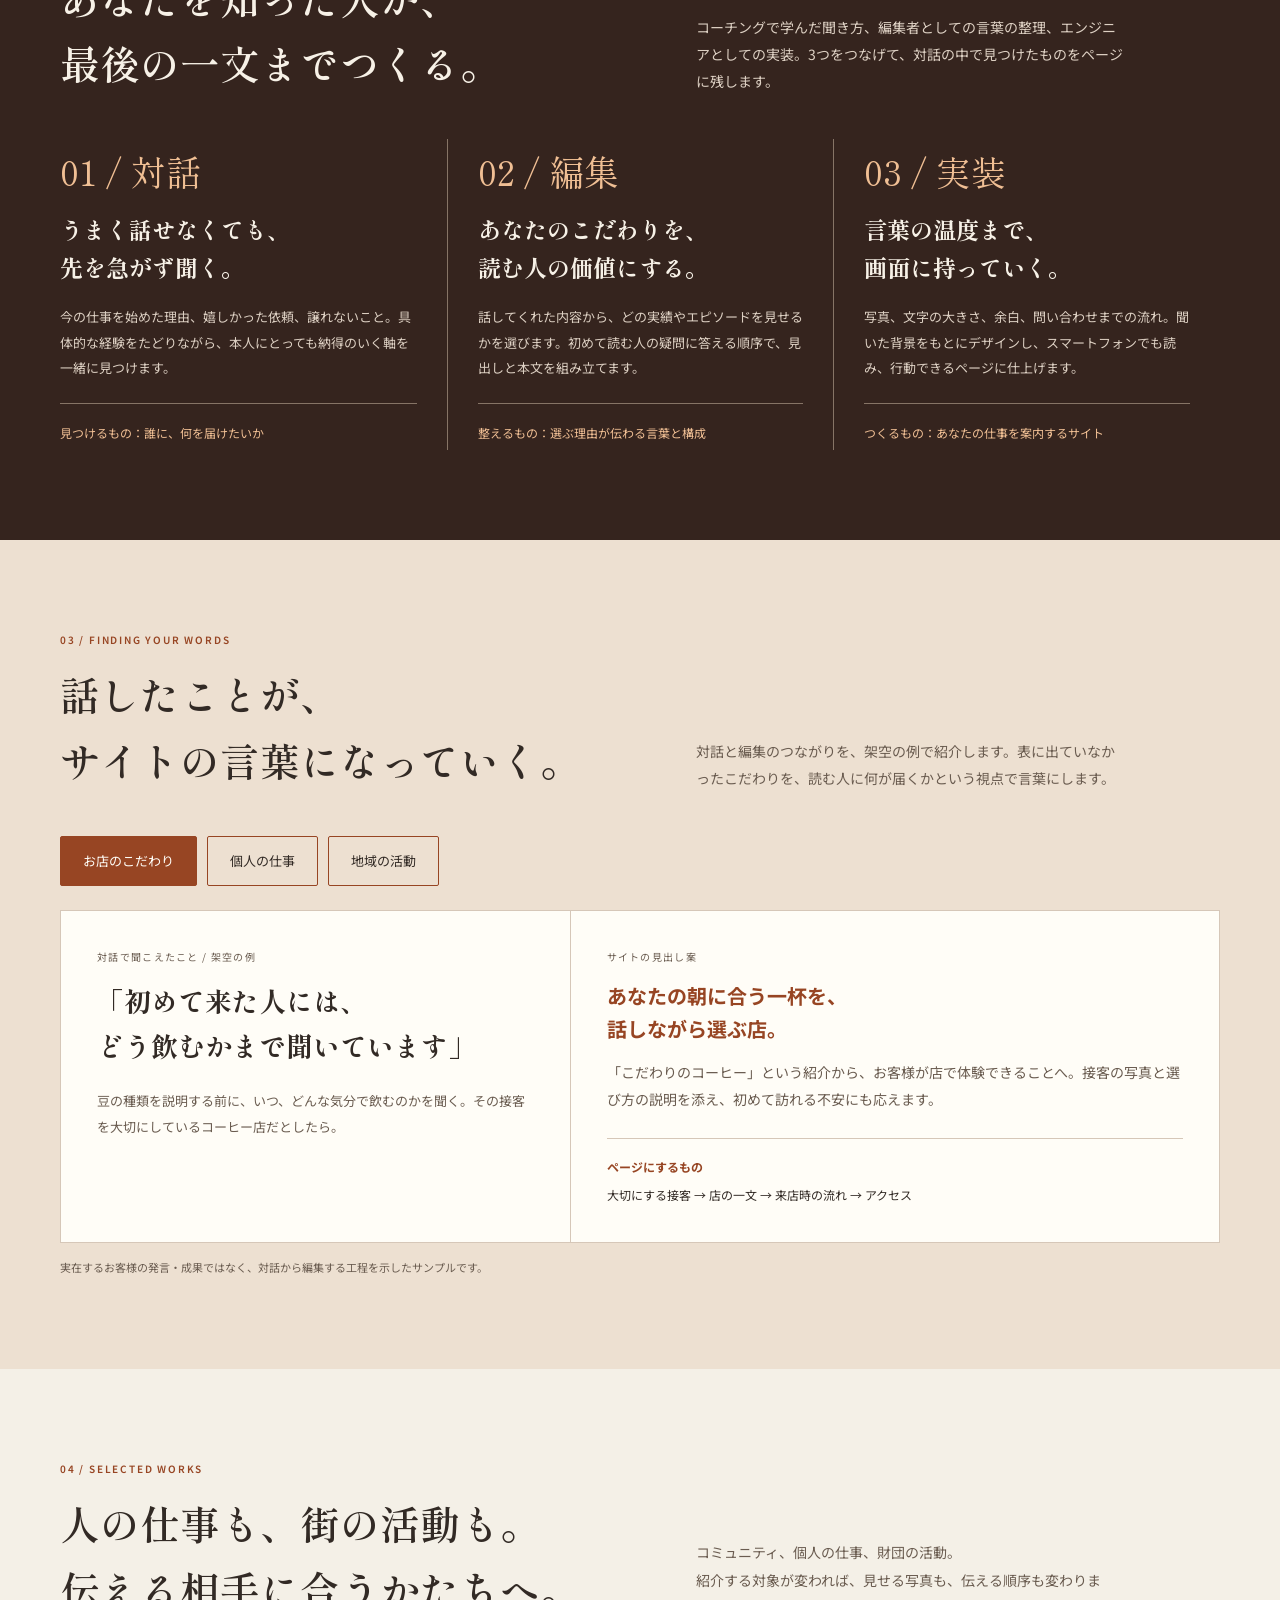
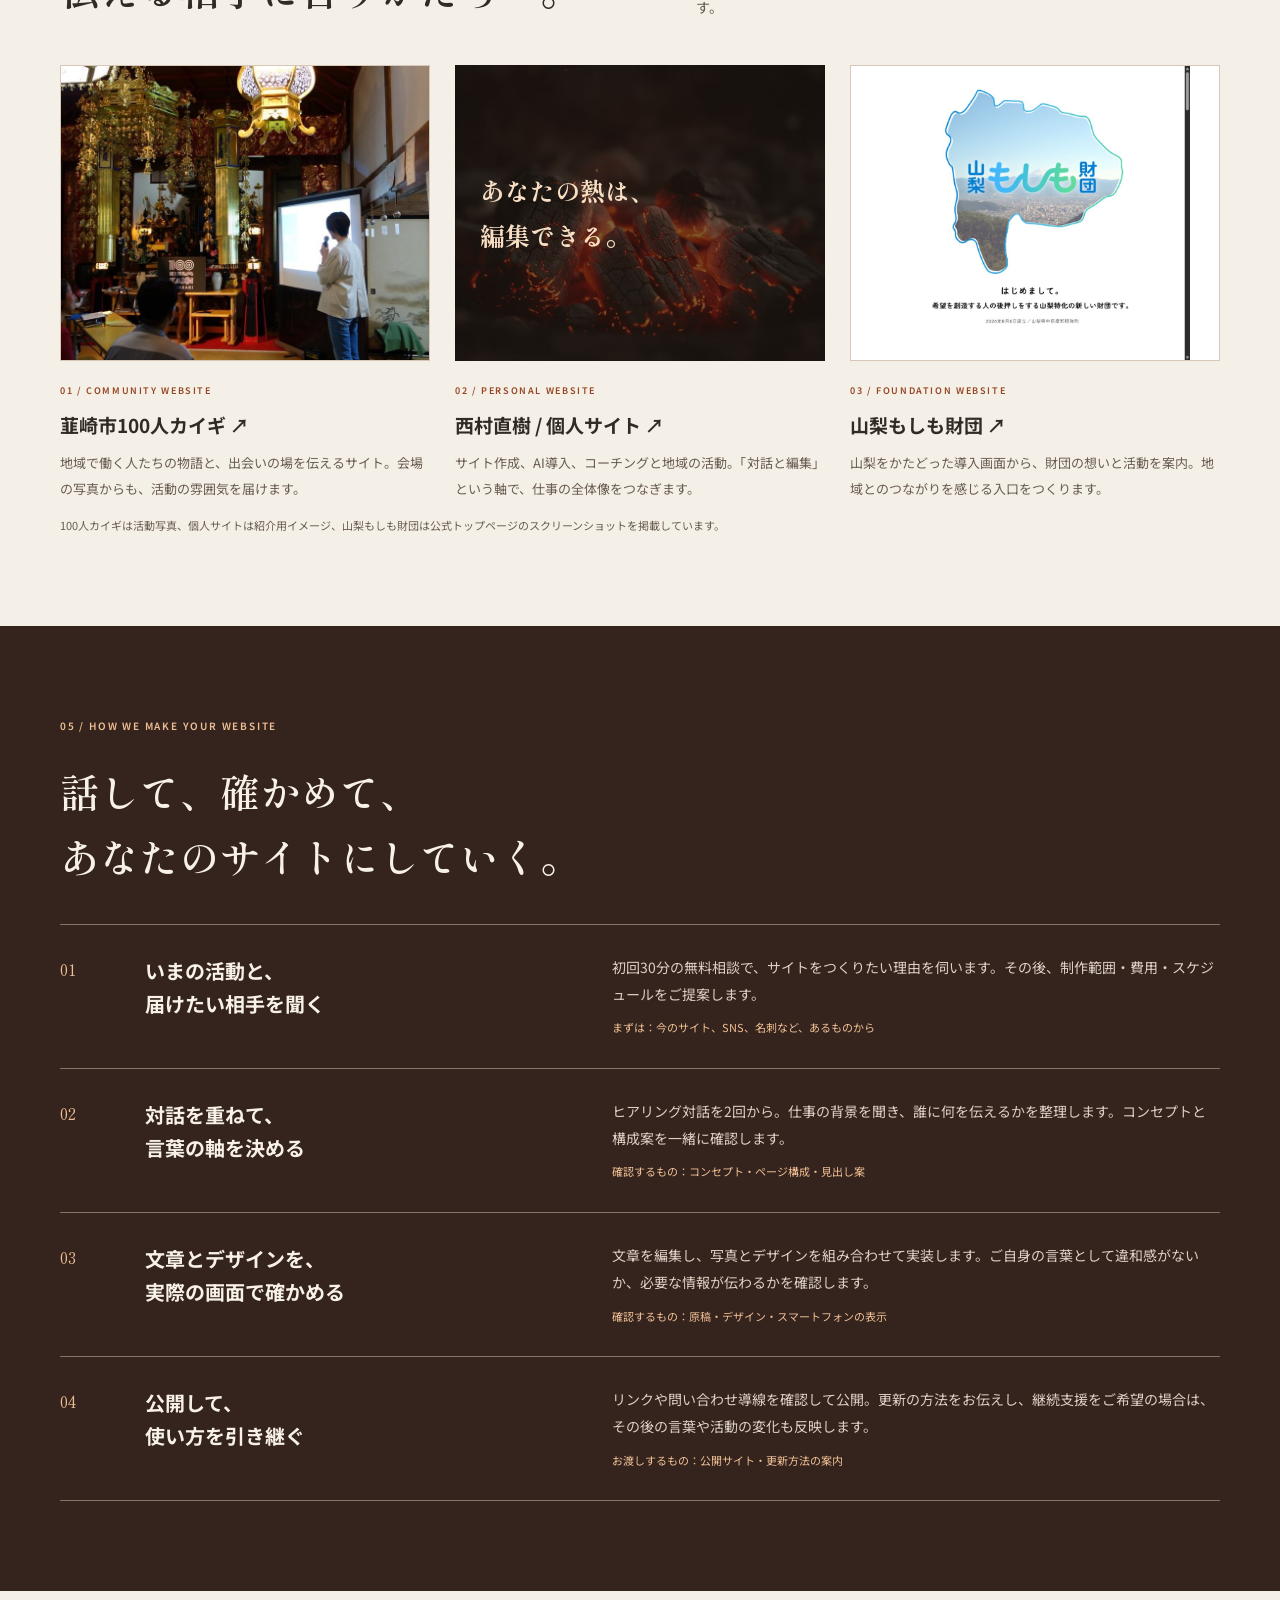
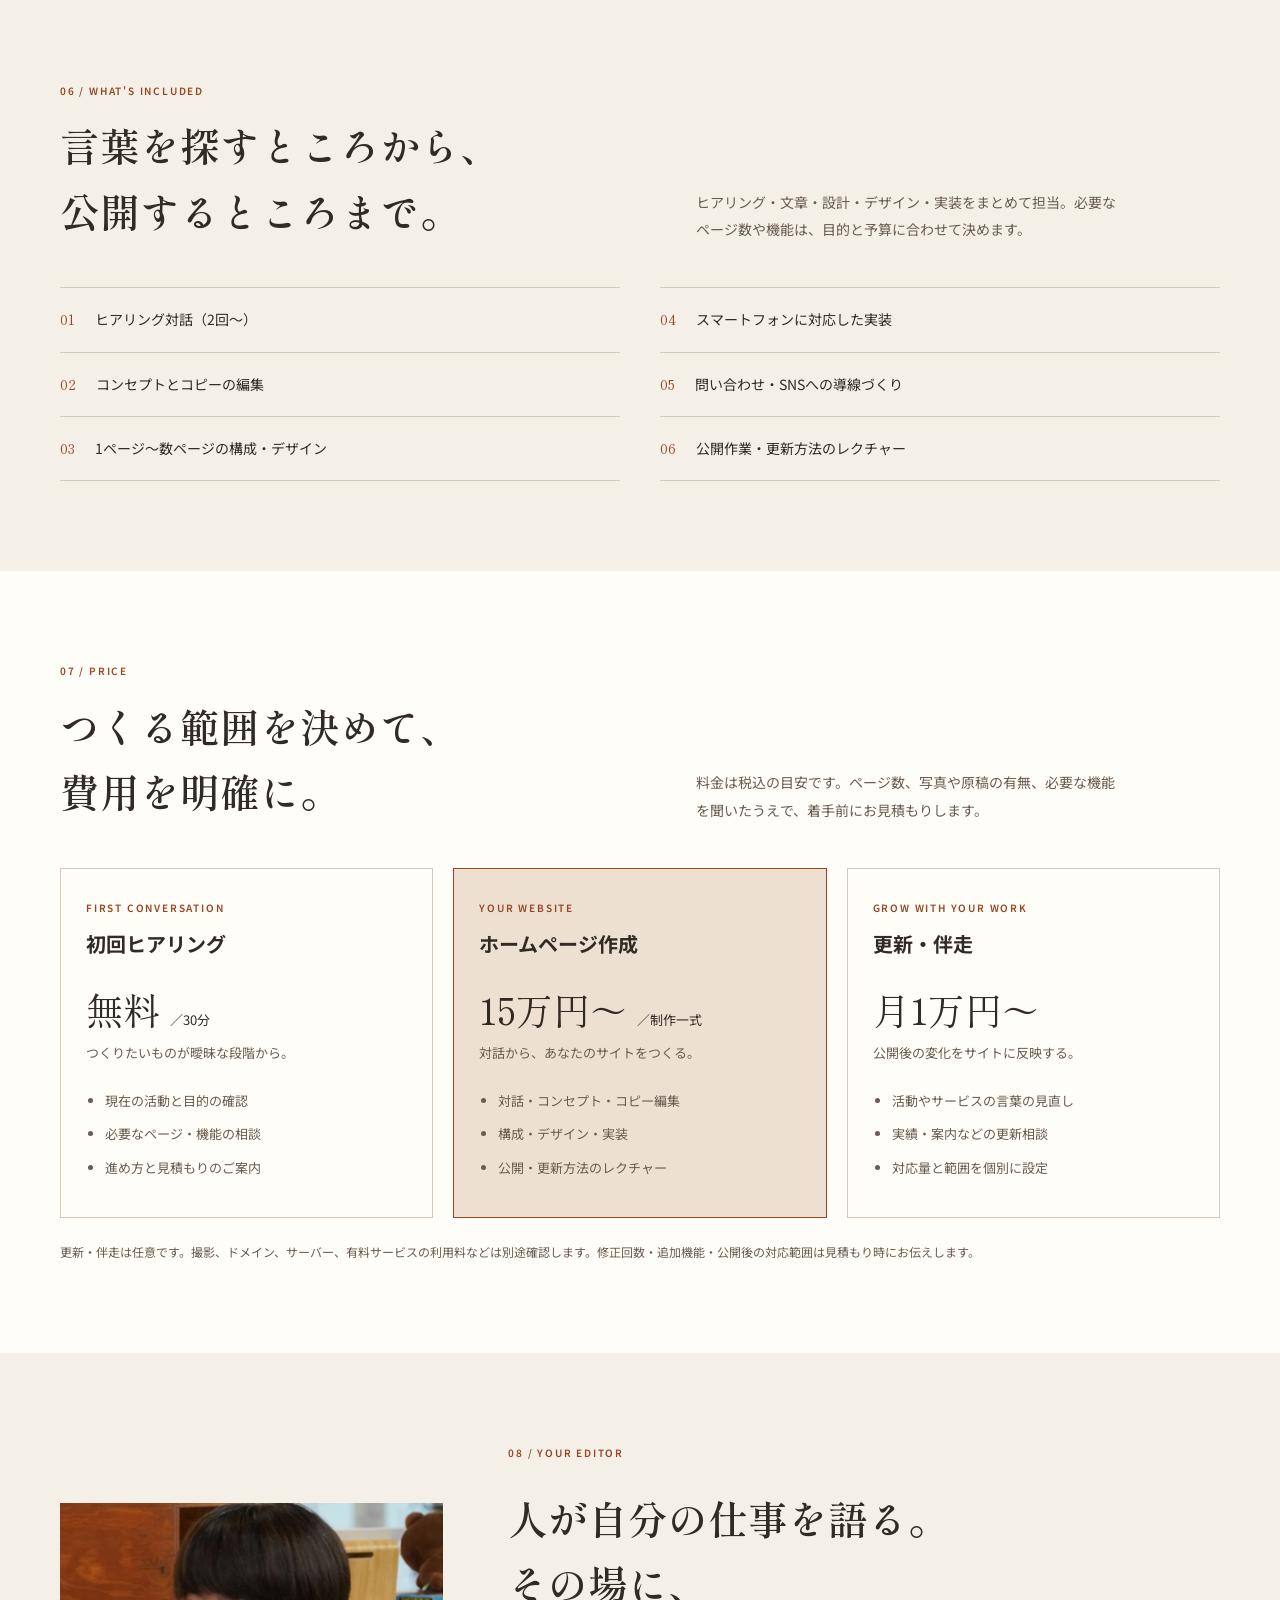
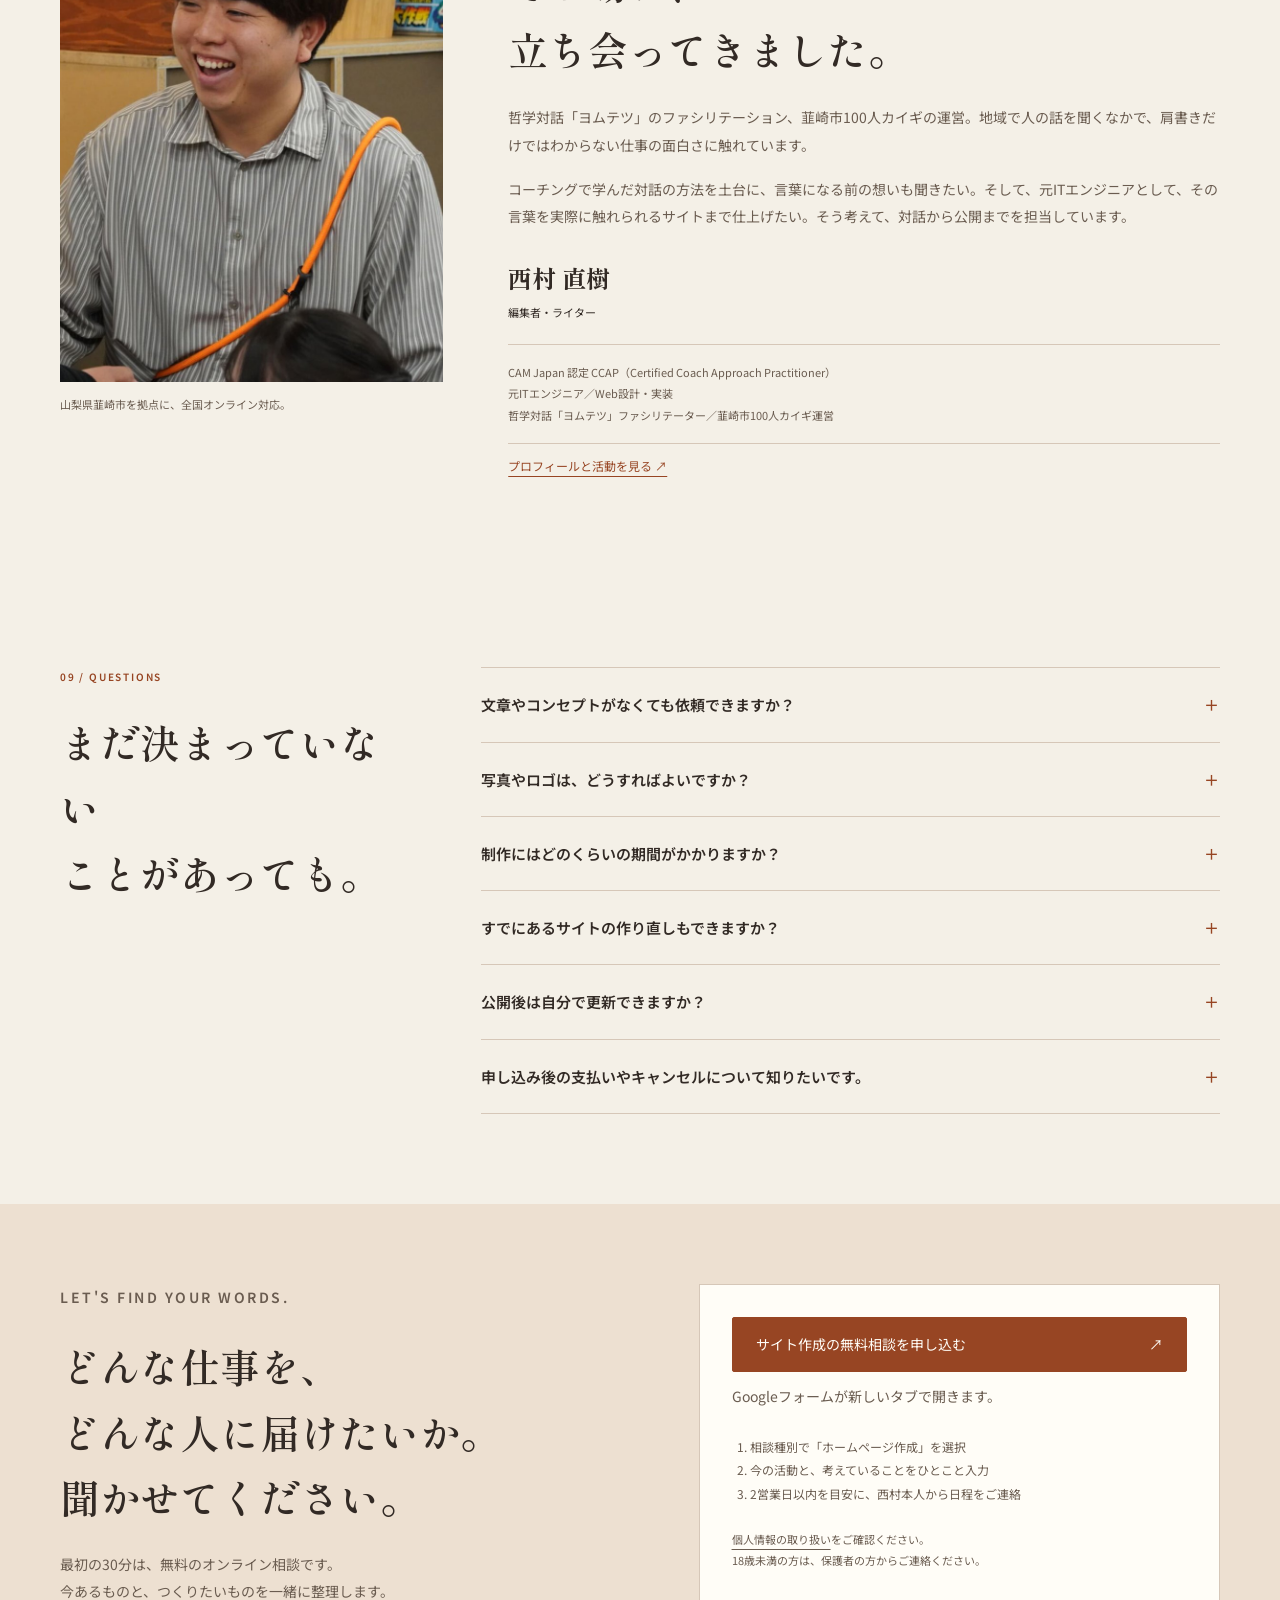
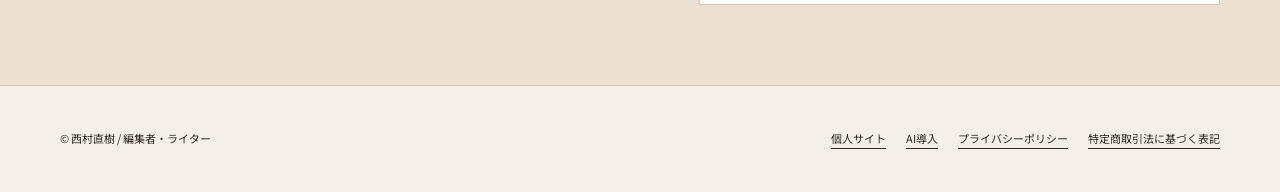
<file: web-design.html>
<!DOCTYPE html>
<html lang="ja">
<head>
<meta charset="utf-8"><meta name="viewport" content="width=device-width, initial-scale=1">
<title>対話で強みを言葉にするホームページ作成｜西村直樹</title>
<meta name="description" content="何を書けばいいかわからないところから、一緒に。編集者・ライターの西村直樹が、コーチングを生かした対話からコンセプト・文章・デザイン・実装・公開まで担当。個人事業主、お店、地域の活動のホームページ作成。15万円〜、初回相談無料。">
<meta property="og:type" content="website"><meta property="og:title" content="あなたが大切にしていることを、選ばれる理由に。｜西村直樹のサイト作成"><meta property="og:description" content="話しながら強みを見つけ、言葉とデザインにする。対話から公開まで、一人で担当するホームページ作成。"><meta property="og:image" content="assets/ember-poster.jpg"><meta property="og:locale" content="ja_JP"><meta name="twitter:card" content="summary_large_image"><meta name="theme-color" content="#974523">
<link rel="icon" href="assets/favicon.svg" type="image/svg+xml"><link rel="preconnect" href="https://fonts.googleapis.com"><link rel="preconnect" href="https://fonts.gstatic.com" crossorigin><link rel="stylesheet" href="services.css?v=2"><script src="services.js" defer></script>
</head>
<body class="web-page">
<a class="skip-link" href="#main">本文へスキップ</a>
<header class="lp-header"><div class="container header-inner"><a class="lp-brand" href="index.html"><img src="assets/favicon.svg" alt="" width="24" height="24">西村直樹<small>編集者・ライター</small></a><nav class="lp-nav" aria-label="サイト作成のご案内"><a href="#works">制作事例</a><a href="#price">料金</a><a href="ai-coaching.html" class="secondary-nav">AI導入</a><a class="nav-cta" href="#contact">無料相談をする ↗</a></nav></div></header>
<main id="main">
<section class="lp-hero web-hero" aria-labelledby="hero-title"><div class="container hero-layout"><div><p class="eyebrow">WEB DESIGN × DIALOGUE × EDITING</p><h1 id="hero-title">あなたが大切に<br>していることを、<br><em>選ばれる理由に。</em></h1><p class="hero-copy">個人で働く人、お店を営む人、地域で動く人へ。<br>話しながら強みを見つけ、言葉とデザインにする。あなたの仕事を、会う前から伝えられるホームページをつくります。</p><a class="lp-button" href="#contact">つくりたいサイトを、話してみる <span aria-hidden="true">↗</span></a><p class="button-note">初回30分無料・全国オンライン対応／原稿がなくても大丈夫</p><div class="hero-proof"><img src="assets/portrait.jpg" alt="" width="44" height="44"><div><strong>聞く・書く・つくるを、西村直樹が担当。</strong>編集者・ライター / 元ITエンジニア / CAM Japan 認定 CCAP</div></div></div><div class="web-collage" aria-label="対話から文章とサイトをつくるイメージ"><div class="web-window"><div class="window-bar"><i></i><i></i><i></i><span>WORDS BECOME A WEBSITE.</span></div><div class="window-content"><img src="assets/ember-poster.jpg" alt="" width="1920" height="1067" fetchpriority="high"><p>NAOKI NISHIMURA / PERSONAL WEBSITE</p><strong>あなたの熱は、<br>編集できる。</strong><p>想いを聞く。言葉にする。かたちにする。</p></div></div><div class="editor-note"><small>対話のメモから、サイトの一文へ。</small><p>「つい時間をかけてしまうこと」に、<br>あなたらしい仕事がある。</p><span class="pencil">↳ そのこだわりを、読む人の価値に訳す。</span></div></div></div></section>

<section class="section"><div class="container"><div class="section-head"><div><p class="eyebrow">01 / BEFORE THE FIRST PAGE</p><h2>伝えたいことはある。<br>うまく説明できない。</h2></div><p>制作の準備は、話すところから。<br>言葉にするための対話も、ページに載せる文章の編集も、制作の工程に含まれています。</p></div><div class="pain-grid"><article class="pain-item"><span class="index">01</span><h3>「何をしている人？」に、<br>ひとことで答えられない。</h3><p>いくつもの仕事や活動に通っている軸を探し、初めて会う人にも伝わる自己紹介とサービスの言葉を整えます。</p></article><article class="pain-item"><span class="index">02</span><h3>自分では、強みが<br>当たり前に見えてしまう。</h3><p>仕事の具体的な場面を聞きます。手を抜かない工程や、よく頼まれることから、相手が選ぶ理由を探します。</p></article><article class="pain-item"><span class="index">03</span><h3>SNSや名刺に、<br>情報が散らばっている。</h3><p>実績、サービス、活動、問い合わせ先を整理。「詳しくはこちら」と安心して渡せる場所にまとめます。</p></article></div></div></section>

<section class="section dark-section" id="approach"><div class="container"><div class="section-head"><div><p class="eyebrow">02 / WHY WORK WITH ME</p><h2>あなたを知った人が、<br>最後の一文までつくる。</h2></div><p>コーチングで学んだ聞き方、編集者としての言葉の整理、エンジニアとしての実装。3つをつなげて、対話の中で見つけたものをページに残します。</p></div><div class="reasons"><article class="reason"><span class="index">01 / 対話</span><h3>うまく話せなくても、<br>先を急がず聞く。</h3><p>今の仕事を始めた理由、嬉しかった依頼、譲れないこと。具体的な経験をたどりながら、本人にとっても納得のいく軸を一緒に見つけます。</p><p class="takeaway">見つけるもの：誰に、何を届けたいか</p></article><article class="reason"><span class="index">02 / 編集</span><h3>あなたのこだわりを、<br>読む人の価値にする。</h3><p>話してくれた内容から、どの実績やエピソードを見せるかを選びます。初めて読む人の疑問に答える順序で、見出しと本文を組み立てます。</p><p class="takeaway">整えるもの：選ぶ理由が伝わる言葉と構成</p></article><article class="reason"><span class="index">03 / 実装</span><h3>言葉の温度まで、<br>画面に持っていく。</h3><p>写真、文字の大きさ、余白、問い合わせまでの流れ。聞いた背景をもとにデザインし、スマートフォンでも読み、行動できるページに仕上げます。</p><p class="takeaway">つくるもの：あなたの仕事を案内するサイト</p></article></div></div></section>

<section class="section demo-section"><div class="container"><div class="section-head"><div><p class="eyebrow">03 / FINDING YOUR WORDS</p><h2>話したことが、<br>サイトの言葉になっていく。</h2></div><p>対話と編集のつながりを、架空の例で紹介します。表に出ていなかったこだわりを、読む人に何が届くかという視点で言葉にします。</p></div><div data-scenarios><div class="scenario-picker" aria-label="編集の例を選ぶ" hidden><button type="button" aria-pressed="true" aria-controls="web-shop">お店のこだわり</button><button type="button" aria-pressed="false" aria-controls="web-person">個人の仕事</button><button type="button" aria-pressed="false" aria-controls="web-community">地域の活動</button></div>
<article class="scenario-panel" id="web-shop"><div class="scenario-question"><span class="mini-label">対話で聞こえたこと / 架空の例</span><h3>「初めて来た人には、<br>どう飲むかまで聞いています」</h3><p>豆の種類を説明する前に、いつ、どんな気分で飲むのかを聞く。その接客を大切にしているコーヒー店だとしたら。</p></div><div class="scenario-answer"><span class="mini-label">サイトの見出し案</span><h3>あなたの朝に合う一杯を、<br>話しながら選ぶ店。</h3><p>「こだわりのコーヒー」という紹介から、お客様が店で体験できることへ。接客の写真と選び方の説明を添え、初めて訪れる不安にも応えます。</p><div class="deliverable"><strong>ページにするもの</strong>大切にする接客 → 店の一文 → 来店時の流れ → アクセス</div></div></article>
<article class="scenario-panel" id="web-person"><div class="scenario-question"><span class="mini-label">対話で聞こえたこと / 架空の例</span><h3>「デザインを始める前の、<br>話す時間が長いんです」</h3><p>依頼者と話すうちに、最初に頼まれたもの自体が変わることもある。その工程を大切にする制作者だとしたら。</p></div><div class="scenario-answer"><span class="mini-label">サイトの見出し案</span><h3>つくるものが決まる前から、<br>相談できるデザイナー。</h3><p>肩書きに、依頼できるタイミングを加えます。相談から形になった過程を事例として見せると、仕事の頼み方までイメージできます。</p><div class="deliverable"><strong>ページにするもの</strong>仕事の進め方 → 相談できる範囲 → 制作過程 → 問い合わせ</div></div></article>
<article class="scenario-panel" id="web-community"><div class="scenario-question"><span class="mini-label">対話で聞こえたこと / 架空の例</span><h3>「一人で来た人が、帰るとき<br>誰かと話していると嬉しい」</h3><p>開催回数だけでなく、会場で生まれる小さな関係を大切にしている。そんな地域のイベントだとしたら。</p></div><div class="scenario-answer"><span class="mini-label">サイトの見出し案</span><h3>この街に、<br>顔見知りが増えていく。</h3><p>運営する側の想いを、参加する人に起こることへ。実際の会場写真、当日の流れ、一人参加への案内を並べます。</p><div class="deliverable"><strong>ページにするもの</strong>活動の願い → 参加する意味 → 会場の様子 → 参加方法</div></div></article></div><p class="caption">実在するお客様の発言・成果ではなく、対話から編集する工程を示したサンプルです。</p></div></section>

<section class="section" id="works"><div class="container"><div class="section-head"><div><p class="eyebrow">04 / SELECTED WORKS</p><h2>人の仕事も、街の活動も。<br>伝える相手に合うかたちへ。</h2></div><p>コミュニティ、個人の仕事、財団の活動。<br>紹介する対象が変われば、見せる写真も、伝える順序も変わります。</p></div><div class="web-work-grid"><article class="web-work"><a href="https://nirasakikaigi.netlify.app/" target="_blank" rel="noopener" aria-label="韮崎市100人カイギのサイトを見る（新しいタブ）"><img class="work-image" src="assets/act-kaigi.jpg" alt="韮崎市100人カイギで登壇者が話している会場の様子" width="900" height="600" loading="lazy"><p class="eyebrow">01 / COMMUNITY WEBSITE</p><h3>韮崎市100人カイギ ↗</h3></a><p>地域で働く人たちの物語と、出会いの場を伝えるサイト。会場の写真からも、活動の雰囲気を届けます。</p></article><article class="web-work"><a href="index.html" aria-label="西村直樹の個人サイトを見る"><div class="personal-preview"><img src="assets/ember-poster.jpg" alt="" width="1920" height="1067" loading="lazy"><strong>あなたの熱は、<br>編集できる。</strong></div><p class="eyebrow">02 / PERSONAL WEBSITE</p><h3>西村直樹 / 個人サイト ↗</h3></a><p>サイト作成、AI導入、コーチングと地域の活動。「対話と編集」という軸で、仕事の全体像をつなぎます。</p></article><article class="web-work"><a href="https://yamanashifund.org/" target="_blank" rel="noopener" aria-label="山梨もしも財団のサイトを見る（新しいタブ）"><img class="work-image contain" src="assets/yamanashi-fund-live.png" alt="山梨の輪郭に風景とロゴを重ねた山梨もしも財団トップページ" width="877" height="832" loading="lazy"><p class="eyebrow">03 / FOUNDATION WEBSITE</p><h3>山梨もしも財団 ↗</h3></a><p>山梨をかたどった導入画面から、財団の想いと活動を案内。地域とのつながりを感じる入口をつくります。</p></article></div><p class="caption">100人カイギは活動写真、個人サイトは紹介用イメージ、山梨もしも財団は公式トップページのスクリーンショットを掲載しています。</p></div></section>

<section class="section dark-section" id="flow"><div class="container"><p class="eyebrow">05 / HOW WE MAKE YOUR WEBSITE</p><h2>話して、確かめて、<br>あなたのサイトにしていく。</h2><ol class="workflow"><li><span class="index">01</span><h3>いまの活動と、<br>届けたい相手を聞く</h3><p>初回30分の無料相談で、サイトをつくりたい理由を伺います。その後、制作範囲・費用・スケジュールをご提案します。<small>まずは：今のサイト、SNS、名刺など、あるものから</small></p></li><li><span class="index">02</span><h3>対話を重ねて、<br>言葉の軸を決める</h3><p>ヒアリング対話を2回から。仕事の背景を聞き、誰に何を伝えるかを整理します。コンセプトと構成案を一緒に確認します。<small>確認するもの：コンセプト・ページ構成・見出し案</small></p></li><li><span class="index">03</span><h3>文章とデザインを、<br>実際の画面で確かめる</h3><p>文章を編集し、写真とデザインを組み合わせて実装します。ご自身の言葉として違和感がないか、必要な情報が伝わるかを確認します。<small>確認するもの：原稿・デザイン・スマートフォンの表示</small></p></li><li><span class="index">04</span><h3>公開して、<br>使い方を引き継ぐ</h3><p>リンクや問い合わせ導線を確認して公開。更新の方法をお伝えし、継続支援をご希望の場合は、その後の言葉や活動の変化も反映します。<small>お渡しするもの：公開サイト・更新方法の案内</small></p></li></ol></div></section>

<section class="section"><div class="container"><div class="section-head"><div><p class="eyebrow">06 / WHAT'S INCLUDED</p><h2>言葉を探すところから、<br>公開するところまで。</h2></div><p>ヒアリング・文章・設計・デザイン・実装をまとめて担当。必要なページ数や機能は、目的と予算に合わせて決めます。</p></div><div class="scope-grid"><ul class="scope-list"><li><span>01</span>ヒアリング対話（2回〜）</li><li><span>02</span>コンセプトとコピーの編集</li><li><span>03</span>1ページ〜数ページの構成・デザイン</li></ul><ul class="scope-list"><li><span>04</span>スマートフォンに対応した実装</li><li><span>05</span>問い合わせ・SNSへの導線づくり</li><li><span>06</span>公開作業・更新方法のレクチャー</li></ul></div></div></section>

<section class="section pricing" id="price"><div class="container"><div class="section-head"><div><p class="eyebrow">07 / PRICE</p><h2>つくる範囲を決めて、<br>費用を明確に。</h2></div><p>料金は税込の目安です。ページ数、写真や原稿の有無、必要な機能を聞いたうえで、着手前にお見積もりします。</p></div><div class="price-grid"><article class="price-card"><p class="eyebrow">FIRST CONVERSATION</p><h3>初回ヒアリング</h3><p class="amount">無料 <small>／30分</small></p><p>つくりたいものが曖昧な段階から。</p><ul><li>現在の活動と目的の確認</li><li>必要なページ・機能の相談</li><li>進め方と見積もりのご案内</li></ul></article><article class="price-card featured"><p class="eyebrow">YOUR WEBSITE</p><h3>ホームページ作成</h3><p class="amount">15万円〜 <small>／制作一式</small></p><p>対話から、あなたのサイトをつくる。</p><ul><li>対話・コンセプト・コピー編集</li><li>構成・デザイン・実装</li><li>公開・更新方法のレクチャー</li></ul></article><article class="price-card"><p class="eyebrow">GROW WITH YOUR WORK</p><h3>更新・伴走</h3><p class="amount">月1万円〜</p><p>公開後の変化をサイトに反映する。</p><ul><li>活動やサービスの言葉の見直し</li><li>実績・案内などの更新相談</li><li>対応量と範囲を個別に設定</li></ul></article></div><p class="pricing-note">更新・伴走は任意です。撮影、ドメイン、サーバー、有料サービスの利用料などは別途確認します。修正回数・追加機能・公開後の対応範囲は見積もり時にお伝えします。</p></div></section>

<section class="section"><div class="container profile-layout"><figure class="profile-photo"><img src="assets/portrait.jpg" alt="西村直樹のポートレート" width="800" height="1000" loading="lazy"><figcaption>山梨県韮崎市を拠点に、全国オンライン対応。</figcaption></figure><div class="profile-copy"><p class="eyebrow">08 / YOUR EDITOR</p><h2>人が自分の仕事を語る。<br>その場に、<br>立ち会ってきました。</h2><p>哲学対話「ヨムテツ」のファシリテーション、韮崎市100人カイギの運営。地域で人の話を聞くなかで、肩書きだけではわからない仕事の面白さに触れています。</p><p>コーチングで学んだ対話の方法を土台に、言葉になる前の想いも聞きたい。そして、元ITエンジニアとして、その言葉を実際に触れられるサイトまで仕上げたい。そう考えて、対話から公開までを担当しています。</p><strong class="profile-name">西村 直樹<small>編集者・ライター</small></strong><div class="credentials">CAM Japan 認定 CCAP（Certified Coach Approach Practitioner）<br>元ITエンジニア／Web設計・実装<br>哲学対話「ヨムテツ」ファシリテーター／韮崎市100人カイギ運営</div><a class="text-link" href="index.html#profile">プロフィールと活動を見る ↗</a></div></div></section>

<section class="section" id="faq"><div class="container faq-layout"><div><p class="eyebrow">09 / QUESTIONS</p><h2>まだ決まっていない<br>ことがあっても。</h2></div><div class="faq-list"><details><summary>文章やコンセプトがなくても依頼できますか？</summary><p>はい。対話からコンセプトとコピーを編集する工程が含まれています。いま使っているSNSや名刺などがあれば参考にしながら、必要な言葉を一緒に探します。</p></details><details><summary>写真やロゴは、どうすればよいですか？</summary><p>お持ちの素材を確認し、使えるものと新しく必要なものを整理します。撮影やロゴ制作などが必要な場合は、その範囲と費用を別途相談して決めます。</p></details><details><summary>制作にはどのくらいの期間がかかりますか？</summary><p>ページ数、機能、素材の準備、ご確認の時間によって変わります。希望する公開日を伺い、初回相談後のご提案で工程とスケジュールをお伝えします。</p></details><details><summary>すでにあるサイトの作り直しもできますか？</summary><p>はい。現在のサイトで困っていることと、残したいものを伺います。今の仕組みや契約の状況も確認し、必要な改修の範囲をご提案します。</p></details><details><summary>公開後は自分で更新できますか？</summary><p>更新したい内容と頻度を制作前に確認し、運用方法をご提案します。公開時に更新方法をレクチャーします。更新・伴走を依頼する場合は月1万円からの目安です。</p></details><details><summary>申し込み後の支払いやキャンセルについて知りたいです。</summary><p>支払いとキャンセルの条件は、<a href="tokushoho.html">特定商取引法に基づく表記</a>をご確認ください。個別の制作範囲、納期、修正回数などは着手前に見積もり・契約内容でご案内します。</p></details></div></div></section>

<section class="contact-section" id="contact"><div class="container contact-layout"><div><p class="eyebrow">LET'S FIND YOUR WORDS.</p><h2>どんな仕事を、<br>どんな人に届けたいか。<br>聞かせてください。</h2><p>最初の30分は、無料のオンライン相談です。<br>今あるものと、つくりたいものを一緒に整理します。</p></div><div class="contact-box"><a class="lp-button" href="https://docs.google.com/forms/d/e/1FAIpQLSd0KixjZ9qp4IN2YhDHNsjw01QhMLWU0YslcL0QJP-TNa-7_g/viewform" target="_blank" rel="noopener">サイト作成の無料相談を申し込む <span aria-hidden="true">↗</span><span class="sr-only">（Googleフォーム・新しいタブ）</span></a><p class="button-note">Googleフォームが新しいタブで開きます。</p><ol><li>相談種別で「ホームページ作成」を選択</li><li>今の活動と、考えていることをひとこと入力</li><li>2営業日以内を目安に、西村本人から日程をご連絡</li></ol><p class="privacy-note"><a href="privacy.html">個人情報の取り扱い</a>をご確認ください。<br>18歳未満の方は、保護者の方からご連絡ください。</p></div></div></section>
</main><footer class="lp-footer"><div class="container footer-inner"><p>© 西村直樹 / 編集者・ライター</p><nav class="footer-links" aria-label="関連ページ"><a href="index.html">個人サイト</a><a href="ai-coaching.html">AI導入</a><a href="privacy.html">プライバシーポリシー</a><a href="tokushoho.html">特定商取引法に基づく表記</a></nav></div></footer>
</body></html>
</file>
<file: style.css>
/* ============================================================
   西村直樹 — 熱意の編集者  / v2 "熾火"
   世界観: 暗い炭の上に、熾火の赤。文字は温めた紙の色。
   ============================================================ */

:root {
  --coal: #14120f;
  --coal-2: #1d1a16;
  --coal-3: #262119;
  --line: #352e26;
  --paper: #efe6d8;
  --paper-2: #c9bfae;
  --paper-3: #948a7a;
  --ember: #e0562a;
  --ember-hi: #ff9a5c;
  --ember-lo: #7a2b12;
  --ember-text: #f08a62;

  /* 反転セクション（灯りの下で書く） */
  --light-bg: #f4ece0;
  --light-ink: #1b1712;
  --light-ink-2: #4a423a;
  --light-ink-3: #7a7062;
  --light-line: #d8cdbb;

  --font-serif: "Shippori Mincho", "Hiragino Mincho ProN", "Yu Mincho", "YuMincho", serif;
  --font-sans: "Noto Sans JP", "Hiragino Kaku Gothic ProN", "Hiragino Sans", "Yu Gothic UI", "Meiryo", system-ui, sans-serif;

  --max: 1120px;
  --gutter: clamp(20px, 5vw, 56px);
  --radius: 6px;
  --ease: cubic-bezier(.2, .7, .2, 1);
  color-scheme: dark;
}

*, *::before, *::after { box-sizing: border-box; }
html { scroll-behavior: smooth; -webkit-text-size-adjust: 100%; }
@media (prefers-reduced-motion: reduce) { html { scroll-behavior: auto; } }

body {
  margin: 0; background: var(--coal); color: var(--paper);
  font-family: var(--font-sans); font-size: 16px; line-height: 1.9; letter-spacing: .01em;
  font-feature-settings: "palt";
}
img, svg, video { display: block; max-width: 100%; }
a { color: inherit; }
button, input, select, textarea { font: inherit; color: inherit; }
h1, h2, h3, h4 { font-family: var(--font-serif); font-weight: 600; line-height: 1.4; margin: 0; letter-spacing: .02em; }
p { margin: 0; }
ul, ol { margin: 0; padding: 0; list-style: none; }
.wrap { width: min(var(--max), 100% - var(--gutter) * 2); margin-inline: auto; }
:focus-visible { outline: 3px solid var(--ember-hi); outline-offset: 3px; border-radius: 2px; }
.skip { position: absolute; left: 8px; top: -100px; z-index: 100; background: var(--paper); color: var(--coal); padding: 10px 14px; border-radius: 4px; }
.skip:focus { top: 8px; }
.visually-hidden { position: absolute !important; width: 1px; height: 1px; overflow: hidden; clip: rect(0 0 0 0); clip-path: inset(50%); white-space: nowrap; }

/* ---------- 熱の状態（退屈すると冷める） ---------- */
/* body[data-heat="cold"] は script.js が一定時間操作がないときに付ける */
.heat-layer { transition: opacity 2.4s var(--ease), filter 2.4s var(--ease); }
body[data-heat="cold"] .heat-layer { opacity: .35; filter: saturate(.2); }
body[data-heat="cold"] .ember-glow { opacity: .15; }
@media (prefers-reduced-motion: reduce) { .heat-layer { transition: none; } }

/* ---------- header ---------- */
.site-header { position: sticky; top: 0; z-index: 50; background: rgba(20,18,15,.92); border-bottom: 1px solid var(--line); }
.site-header .wrap { display: flex; align-items: center; justify-content: space-between; min-height: 64px; gap: 16px; }
.brand { font-family: var(--font-serif); font-weight: 600; text-decoration: none; font-size: 17px; display: flex; align-items: center; gap: 10px; }
.brand .mark { width: 26px; height: 26px; border: 1.5px solid var(--paper); border-radius: 50%; display: grid; place-items: center; }
.brand .mark::after { content: ""; width: 10px; height: 10px; background: var(--ember); border-radius: 50%; box-shadow: 0 0 10px var(--ember); }
.brand small { font-family: var(--font-sans); font-weight: 400; color: var(--paper-3); font-size: 12px; margin-left: 4px; }
.nav ul { display: flex; gap: clamp(12px, 2.5vw, 28px); align-items: center; }
.nav a { text-decoration: none; font-size: 14px; padding: 8px 2px; display: inline-block; color: var(--paper-2); }
.nav a:hover { color: var(--ember-hi); }
.nav .cta { background: var(--paper); color: var(--coal); padding: 9px 16px; border-radius: 999px; }
.nav .cta:hover { background: var(--ember); color: #fff; }
@media (max-width: 720px) { .nav li:not(.cta-li) { display: none; } }

/* ---------- buttons ---------- */
.btn {
  display: inline-flex; align-items: center; gap: 10px; min-height: 48px; padding: 12px 24px; border-radius: 999px;
  background: var(--ember); color: #fff; text-decoration: none; font-weight: 600; letter-spacing: .04em;
  border: 2px solid var(--ember); transition: transform .2s var(--ease), background .2s, box-shadow .3s; cursor: pointer;
  box-shadow: 0 0 0 rgba(224,86,42,0);
}
.btn:hover { background: #ee6a3c; border-color: #ee6a3c; transform: translateY(-1px); box-shadow: 0 6px 28px rgba(224,86,42,.35); }
.btn-ghost { background: transparent; color: var(--paper); border-color: var(--paper-2); }
.btn-ghost:hover { background: var(--paper); color: var(--coal); border-color: var(--paper); box-shadow: none; }
.btn svg { width: 18px; height: 18px; }

/* ---------- hero ---------- */
.hero { position: relative; overflow: hidden; min-height: 92svh; display: grid; align-items: end; padding: clamp(56px, 9vw, 110px) 0 clamp(40px, 6vw, 72px); border-bottom: 1px solid var(--line); }
.hero-media { position: absolute; inset: 0; z-index: 0; pointer-events: none; }
.hero-media video { z-index: 0; }
.hero-media picture { position: absolute; inset: 0; z-index: 1; }
.hero-media canvas { z-index: 2; }
.hero-media video, .hero-media canvas, .hero-media .ember-still { position: absolute; inset: 0; width: 100%; height: 100%; object-fit: cover; object-position: center 72%; }
.hero-media::after { content: ""; position: absolute; inset: 0; background: linear-gradient(to top, var(--coal) 0%, rgba(20,18,15,.72) 45%, rgba(20,18,15,.35) 100%); }
.ember-glow { position: absolute; left: 55%; bottom: -20%; width: 70vmax; height: 70vmax; border-radius: 50%; transform: translateX(-50%); pointer-events: none;
  background: radial-gradient(circle, rgba(255,140,70,.35) 0%, rgba(224,86,42,.18) 25%, rgba(122,43,18,.08) 45%, transparent 65%); filter: blur(10px);
  animation: breathe 6s ease-in-out infinite; transition: opacity 2.4s var(--ease); }
@keyframes breathe { 0%, 100% { opacity: .75; transform: translateX(-50%) scale(1); } 50% { opacity: 1; transform: translateX(-50%) scale(1.06); } }
@media (prefers-reduced-motion: reduce) { .ember-glow { animation: none; } }
.hero .wrap { position: relative; z-index: 1; display: grid; gap: clamp(28px, 4vw, 48px); grid-template-columns: minmax(0, 1.25fr) minmax(0, .75fr); align-items: end; }
@media (max-width: 860px) { .hero .wrap { grid-template-columns: 1fr; } }
.hero-kicker { font-size: 13px; color: var(--paper-3); letter-spacing: .18em; margin-bottom: 18px; display: flex; gap: 14px; align-items: center; }
.hero-kicker::before { content: ""; width: 28px; height: 1px; background: var(--ember); }
.headline { font-size: clamp(33px, 6vw, 68px); line-height: 1.18; font-weight: 600; display: flex; flex-wrap: wrap; column-gap: .08em; }
.headline .w { display: inline-block; opacity: 0; transform: translateY(.45em) rotate(1.5deg); animation: cutin .8s var(--ease) forwards; }
.headline .w:nth-child(1) { animation-delay: .15s; }
.headline .w:nth-child(2) { animation-delay: .55s; }
.headline .w:nth-child(3) { animation-delay: 1.0s; }
.headline .you { color: var(--ember-hi); position: relative; padding-inline: .06em; text-shadow: 0 0 24px rgba(255,140,70,.35); }
.headline .you::before, .headline .you::after { font-family: var(--font-serif); color: var(--paper); opacity: .5; font-weight: 400; }
.headline .accent { color: var(--ember-hi); text-shadow: 0 0 24px rgba(255,140,70,.35); }
.headline .you::before { content: "“"; }
.headline .you::after { content: "”"; }
@keyframes cutin { to { opacity: 1; transform: none; } }
@media (prefers-reduced-motion: reduce) { .headline .w { animation: none; opacity: 1; transform: none; } }
.hero-lead { margin-top: 28px; font-size: clamp(16px, 1.6vw, 19px); max-width: 34em; color: var(--paper-2); }
.hero-lead strong { color: var(--paper); font-weight: 600; }
.hero-actions { margin-top: 32px; display: flex; gap: 14px; flex-wrap: wrap; align-items: center; }
.hero-actions .sub { font-size: 13px; color: var(--paper-3); }
.hero-side { border-left: 1px solid var(--line); padding-left: clamp(18px, 3vw, 32px); align-self: end; }
@media (max-width: 860px) { .hero-side { border-left: 0; padding-left: 0; border-top: 1px solid var(--line); padding-top: 24px; } }
.trust { display: grid; gap: 14px; }
.trust li { display: grid; grid-template-columns: 22px 1fr; gap: 12px; font-size: 14px; color: var(--paper-2); align-items: start; }
.trust svg { width: 22px; height: 22px; color: var(--ember-hi); margin-top: 4px; }
.trust b { display: block; color: var(--paper); font-weight: 600; }

/* ---------- marquee ---------- */
.marquee { border-bottom: 1px solid var(--line); background: var(--coal-2); overflow: hidden; padding: 18px 0; }
.marquee-track { display: flex; gap: 48px; width: max-content; animation: scroll 38s linear infinite; will-change: transform; }
.marquee:hover .marquee-track, .marquee:focus-within .marquee-track { animation-play-state: paused; }
.marquee-track ul { display: flex; gap: 48px; }
.marquee li { display: flex; align-items: center; gap: 12px; white-space: nowrap; font-family: var(--font-serif); font-size: 17px; color: var(--paper-2); }
.marquee li svg { width: 26px; height: 26px; color: var(--ember-hi); flex: none; }
.marquee li span.tag { font-family: var(--font-sans); font-size: 12px; color: var(--paper-3); letter-spacing: .1em; }
@keyframes scroll { to { transform: translateX(-50%); } }
@media (prefers-reduced-motion: reduce) {
  .marquee-track { animation: none; width: auto; flex-wrap: wrap; justify-content: center; }
  .marquee-track ul:last-child { display: none; }
  .marquee-track ul { flex-wrap: wrap; justify-content: center; gap: 16px 32px; }
}

/* ---------- sections ---------- */
.section { padding: clamp(64px, 9vw, 120px) 0; }
.section + .section { border-top: 1px solid var(--line); }
.section-head { margin-bottom: clamp(32px, 5vw, 56px); display: grid; gap: 14px; max-width: 46em; }
.eyebrow { font-size: 12px; letter-spacing: .22em; color: var(--ember-text); font-weight: 600; }
.section-title { font-size: clamp(26px, 3.6vw, 40px); }
.section-lead { color: var(--paper-2); font-size: clamp(15px, 1.4vw, 17px); }

/* ---------- 赤入れ（編集の実演） ---------- */
.redpen { position: relative; padding: clamp(28px, 4vw, 48px); background: var(--light-bg); color: var(--light-ink); border-radius: var(--radius);
  background-image: linear-gradient(var(--light-line) 1px, transparent 1px); background-size: 100% 2.4rem; background-position: 0 1.1rem; }
.redpen .label { position: absolute; top: -12px; left: 24px; font-size: 11px; letter-spacing: .2em; background: var(--ember); color: #fff; padding: 3px 10px; border-radius: 3px; }
.redpen .draft { font-family: var(--font-serif); font-size: clamp(20px, 2.8vw, 32px); line-height: 2.1; }
.redpen .strike { position: relative; display: inline; }
.redpen .strike::after { content: ""; position: absolute; left: 0; right: 0; top: 54%; height: 3px; background: var(--ember); transform: scaleX(0); transform-origin: left; transition: transform .9s var(--ease); border-radius: 2px; }
.redpen.in .strike::after { transform: scaleX(1); }
.redpen .ins { display: inline-block; color: var(--ember); font-size: .62em; line-height: 1.3; vertical-align: super; margin-left: .3em; opacity: 0; transform: translateY(6px); transition: opacity .6s var(--ease) .8s, transform .6s var(--ease) .8s; font-family: var(--font-serif); border-bottom: 1.5px solid var(--ember); }
.redpen.in .ins { opacity: 1; transform: none; }
.redpen .mark-caret { color: var(--ember); font-size: .8em; opacity: 0; transition: opacity .3s .7s; }
.redpen.in .mark-caret { opacity: 1; }
.redpen .final { margin-top: 28px; padding-top: 20px; border-top: 1px dashed var(--light-line); font-family: var(--font-serif); font-size: clamp(18px, 2.2vw, 26px); color: var(--light-ink); opacity: 0; transform: translateY(10px); transition: opacity .7s var(--ease) 1.6s, transform .7s var(--ease) 1.6s; }
.redpen .final::before { content: "→ "; color: var(--ember); }
.redpen.in .final { opacity: 1; transform: none; }
.redpen-note { margin-top: 22px; font-size: 14px; color: var(--paper-3); max-width: 46em; }
@media (prefers-reduced-motion: reduce) {
  .redpen .strike::after, .redpen .ins, .redpen .mark-caret, .redpen .final { transition: none; }
  .redpen .strike::after { transform: scaleX(1); } .redpen .ins, .redpen .mark-caret, .redpen .final { opacity: 1; transform: none; }
}

/* ---------- problem ---------- */
.problem-grid { display: grid; gap: 20px; grid-template-columns: repeat(auto-fit, minmax(260px, 1fr)); }
.problem-card { background: var(--coal-2); border: 1px solid var(--line); border-radius: var(--radius); padding: 28px 26px; }
.problem-card .q { font-family: var(--font-serif); font-size: 19px; margin-bottom: 12px; }
.problem-card .q::before { content: "「"; color: var(--ember-hi); }
.problem-card .q::after { content: "」"; color: var(--ember-hi); }
.problem-card p { color: var(--paper-2); font-size: 15px; }

/* ---------- services ---------- */
.services { display: grid; gap: 22px; }
.service { display: grid; grid-template-columns: minmax(0, 1.05fr) minmax(0, .95fr); gap: clamp(24px, 4vw, 56px); background: var(--coal-2); border: 1px solid var(--line); border-radius: var(--radius); padding: clamp(26px, 3.5vw, 44px); position: relative; overflow: hidden; }
@media (max-width: 820px) { .service { grid-template-columns: 1fr; } }
.service.featured { border-color: var(--ember-lo); box-shadow: inset 0 0 0 1px rgba(224,86,42,.25), 0 0 60px rgba(224,86,42,.08); }
.service-no { font-family: var(--font-serif); color: var(--ember-text); font-size: 14px; letter-spacing: .2em; margin-bottom: 10px; display: flex; gap: 12px; align-items: center; }
.service-no .badge { font-family: var(--font-sans); font-size: 11px; background: var(--ember); color: #fff; padding: 2px 10px; border-radius: 999px; letter-spacing: .1em; }
.service h3 { font-size: clamp(22px, 2.6vw, 30px); margin-bottom: 8px; }
.service .for { font-size: 14px; color: var(--paper-3); margin-bottom: 18px; }
.service .desc { color: var(--paper-2); font-size: 15px; }
.service-side { display: grid; gap: 18px; align-content: start; }
.service-side h4 { font-family: var(--font-sans); font-size: 12px; letter-spacing: .18em; color: var(--paper-3); font-weight: 600; margin-bottom: 8px; }
.deliver li { display: flex; gap: 10px; font-size: 15px; padding: 6px 0; border-bottom: 1px dashed var(--line); color: var(--paper-2); }
.deliver li::before { content: "—"; color: var(--ember-hi); flex: none; }
.price { display: flex; align-items: baseline; gap: 8px; flex-wrap: wrap; }
.price .num { font-family: var(--font-serif); font-size: 30px; font-weight: 600; color: var(--paper); }
.price .unit { font-size: 14px; color: var(--paper-3); }
.price-note { font-size: 12px; color: var(--paper-3); }

/* AI導入: 3段の価格表 */
.service .lead-copy { color: var(--paper); font-family: var(--font-serif); font-size: 17px; line-height: 1.9; margin-bottom: 14px; }
.service-side .method { font-size: 14px; color: var(--paper-2); margin: -6px 0 6px; padding-left: 12px; border-left: 2px solid var(--ember); }
.tiers { display: grid; gap: 14px; margin-top: 8px; }
.tier { border: 1px solid var(--line); border-radius: var(--radius); padding: 16px 18px; background: var(--coal); }
.tier h5 { font-family: var(--font-serif); font-size: 15px; margin: 0 0 8px; color: var(--ember-text); letter-spacing: .06em; }
.tier table { width: 100%; border-collapse: collapse; font-size: 14px; }
.tier td { padding: 6px 0; vertical-align: top; border-top: 1px dashed var(--line); color: var(--paper-2); }
.tier tr:first-child td { border-top: 0; }
.tier td:last-child { text-align: right; white-space: nowrap; color: var(--paper); font-family: var(--font-serif); font-size: 15px; padding-left: 12px; }
.tier .note { font-size: 12px; color: var(--paper-3); margin-top: 8px; }

/* 業務の静物: 手書きの表が整列する */
.stilllife { position: relative; aspect-ratio: 16 / 9; border-radius: var(--radius); overflow: hidden; background: var(--coal-3); border: 1px solid var(--line); margin-top: 22px; }
.stilllife img, .stilllife video { width: 100%; height: 100%; object-fit: cover; }
.stilllife img ~ .grid-anim { display: none; }
.stilllife .grid-anim { position: absolute; inset: 0; display: grid; grid-template-columns: repeat(7, 1fr); grid-template-rows: repeat(5, 1fr); gap: 6px; padding: 18px; }
.stilllife .grid-anim i { display: block; background: rgba(239,230,216,.12); border: 1px solid rgba(239,230,216,.25); border-radius: 3px; transform: translate(var(--dx), var(--dy)) rotate(var(--r)); transition: transform 1.2s var(--ease), background .8s; }
.stilllife.in .grid-anim i { transform: none; background: rgba(240,138,98,.18); border-color: rgba(240,138,98,.5); }
.stilllife .cap { position: absolute; left: 16px; bottom: 12px; font-size: 12px; color: var(--paper-3); letter-spacing: .1em; }
@media (prefers-reduced-motion: reduce) { .stilllife .grid-anim i { transform: none; transition: none; } }

/* ---------- flow ---------- */
.flow { display: grid; grid-template-columns: repeat(auto-fit, minmax(210px, 1fr)); counter-reset: step; }
.flow li { position: relative; padding: 26px 22px 26px 0; border-top: 2px solid var(--line); counter-increment: step; }
.flow li::before { content: "0" counter(step); font-family: var(--font-serif); color: var(--ember-text); font-size: 14px; letter-spacing: .2em; display: block; margin-bottom: 8px; }
.flow li::after { content: ""; position: absolute; top: -2px; left: 0; width: 40px; height: 2px; background: var(--ember); }
.flow h3 { font-size: 19px; margin-bottom: 8px; }
.flow p { font-size: 14px; color: var(--paper-2); }

/* ---------- case ---------- */
.case { display: grid; grid-template-columns: minmax(0, 1fr) minmax(0, 1fr); gap: clamp(24px, 4vw, 56px); background: var(--coal-2); border: 1px solid var(--line); border-radius: var(--radius); padding: clamp(26px, 3.5vw, 44px); }
@media (max-width: 820px) { .case { grid-template-columns: 1fr; } }
.case h3 { font-size: clamp(20px, 2.4vw, 26px); margin: 6px 0 10px; }
.case .meta { font-size: 12px; color: var(--paper-3); letter-spacing: .12em; }
.case p { color: var(--paper-2); font-size: 15px; }
.case .stack { display: flex; flex-wrap: wrap; gap: 8px; margin-top: 16px; }
.case .stack span { font-size: 12px; border: 1px solid var(--line); padding: 3px 10px; border-radius: 999px; color: var(--paper-2); }
.case-figure { border-radius: var(--radius); overflow: hidden; border: 1px solid var(--line); background: var(--coal-3); aspect-ratio: 4 / 3; display: grid; place-items: center; color: var(--paper-3); font-size: 13px; }
.case-figure img { width: 100%; height: 100%; object-fit: cover; }

/* ---------- profile ---------- */
.profile { display: grid; grid-template-columns: minmax(0, .8fr) minmax(0, 1.2fr); gap: clamp(28px, 5vw, 64px); align-items: start; }
@media (max-width: 820px) { .profile { grid-template-columns: 1fr; } .portrait { max-width: 320px; } }
.portrait { aspect-ratio: 4 / 5; border-radius: var(--radius); overflow: hidden; background: var(--coal-3); border: 1px solid var(--line); position: relative; }
.portrait img { width: 100%; height: 100%; object-fit: cover; position: relative; z-index: 1; }
.portrait .placeholder { position: absolute; inset: 0; display: grid; place-items: center; color: var(--paper-3); font-family: var(--font-serif); font-size: 15px; text-align: center; padding: 20px;
  background: radial-gradient(circle at 50% 38%, rgba(224,86,42,.25) 0 22%, transparent 23%), var(--coal-3); }
.profile-name { font-size: clamp(26px, 3vw, 34px); display: flex; align-items: baseline; gap: 14px; flex-wrap: wrap; }
.profile-name small { font-family: var(--font-sans); font-size: 13px; color: var(--paper-3); letter-spacing: .12em; font-weight: 400; }
.profile-role { color: var(--ember-text); font-size: 14px; letter-spacing: .1em; margin: 8px 0 22px; }
.profile-story { display: grid; gap: 14px; color: var(--paper-2); font-size: 15px; }
.profile-story p:first-child::first-letter { font-family: var(--font-serif); font-size: 2.4em; float: left; line-height: 1; margin: .08em .12em 0 0; color: var(--paper); }
.creds { margin-top: 28px; display: grid; gap: 0; }
.creds div { display: grid; grid-template-columns: 90px 1fr; gap: 12px; font-size: 14px; padding: 10px 0; border-top: 1px solid var(--line); }
.creds div:last-child { border-bottom: 1px solid var(--line); }
.creds dt { color: var(--paper-3); font-size: 12px; letter-spacing: .12em; padding-top: 3px; }
.creds dd { margin: 0; color: var(--paper-2); }
.profile-links { margin-top: 22px; display: flex; gap: 12px; flex-wrap: wrap; }
.profile-links a { display: inline-flex; align-items: center; gap: 8px; font-size: 14px; text-decoration: none; border: 1px solid var(--line); padding: 8px 14px; border-radius: 999px; background: var(--coal-2); }
.profile-links a:hover { border-color: var(--paper-2); }
.profile-links svg { width: 16px; height: 16px; }

/* ---------- activities ---------- */
.acts { display: grid; gap: 22px; grid-template-columns: repeat(auto-fit, minmax(280px, 1fr)); }
.act { background: var(--coal-2); border: 1px solid var(--line); border-radius: var(--radius); overflow: hidden; display: grid; grid-template-rows: auto 1fr; }
.act-media { display: block; aspect-ratio: 3 / 2; overflow: hidden; background: var(--coal-3); border-bottom: 1px solid var(--line); }
.act-media img { width: 100%; height: 100%; object-fit: cover; transition: transform .6s var(--ease), filter .6s; filter: saturate(.85); }
.act:hover .act-media img { transform: scale(1.03); filter: saturate(1); }
.act-media-logo { background: var(--light-bg); }
.act-media-logo img { object-fit: contain; filter: none; }
.act-body { padding: 22px 24px 24px; display: grid; gap: 10px; align-content: start; }
.act .role { font-size: 12px; color: var(--paper-3); letter-spacing: .12em; display: flex; align-items: center; gap: 8px; }
.act .role img { width: 18px; height: 18px; border-radius: 4px; }
.act .role .dot { width: 10px; height: 10px; border-radius: 50%; background: var(--ember); box-shadow: 0 0 8px var(--ember); display: inline-block; margin: 0 4px; }
.act h3 { font-size: 20px; display: flex; align-items: baseline; gap: 10px; flex-wrap: wrap; }
.act h3 small { font-family: var(--font-sans); font-size: 12px; color: var(--paper-3); letter-spacing: .1em; font-weight: 400; }
.act p { font-size: 14px; color: var(--paper-2); }
.act-link { font-size: 13px; color: var(--ember-text); text-decoration: none; margin-top: 4px; letter-spacing: .04em; }
.act-link:hover { color: var(--ember-hi); text-decoration: underline; }
@media (prefers-reduced-motion: reduce) { .act-media img { transition: none; } .act:hover .act-media img { transform: none; } }

/* ---------- faq ---------- */
.faq { border-top: 1px solid var(--line); }
.faq details { border-bottom: 1px solid var(--line); }
.faq summary { cursor: pointer; list-style: none; padding: 20px 44px 20px 0; position: relative; font-family: var(--font-serif); font-size: 17px; font-weight: 600; }
.faq summary::-webkit-details-marker { display: none; }
.faq summary::after { content: "+"; position: absolute; right: 8px; top: 50%; transform: translateY(-50%); font-family: var(--font-sans); color: var(--ember-hi); font-size: 22px; font-weight: 300; }
.faq details[open] summary::after { content: "−"; }
.faq .a { padding: 0 0 22px; color: var(--paper-2); font-size: 15px; max-width: 48em; }
.faq .a a { color: var(--paper); }

/* ---------- contact（灯りの下で書く：反転） ---------- */
.contact { background: var(--light-bg); color: var(--light-ink); color-scheme: light; }
.contact .eyebrow { color: var(--ember); }
.contact .section-lead { color: var(--light-ink-2); }
.contact-grid { display: grid; grid-template-columns: minmax(0, .9fr) minmax(0, 1.1fr); gap: clamp(28px, 5vw, 72px); }
@media (max-width: 860px) { .contact-grid { grid-template-columns: 1fr; } }
.contact-aside { display: grid; gap: 24px; align-content: start; font-size: 15px; color: var(--light-ink-2); }
.contact-aside h3 { color: var(--light-ink); font-size: 18px; margin-bottom: 8px; }
.contact-aside li { padding: 6px 0 6px 18px; position: relative; }
.contact-aside li::before { content: ""; position: absolute; left: 0; top: 1em; width: 8px; height: 1px; background: var(--ember); }
.form { display: grid; gap: 22px; }
.field { display: grid; gap: 8px; }
.field label { font-size: 14px; font-weight: 600; display: flex; gap: 10px; align-items: center; }
.req, .opt { font-size: 11px; letter-spacing: .12em; padding: 2px 8px; border-radius: 3px; font-weight: 600; }
.req { background: var(--ember); color: #fff; }
.opt { background: #e2d8c8; color: var(--light-ink-2); }
.field input, .field select, .field textarea { width: 100%; min-height: 52px; padding: 12px 14px; border-radius: 4px; background: #fffdf8; border: 1px solid #cdbfa9; color: var(--light-ink); }
.field select { appearance: none; background-image: url("data:image/svg+xml,%3Csvg xmlns='http://www.w3.org/2000/svg' width='14' height='14' viewBox='0 0 24 24' fill='none' stroke='%234a423a' stroke-width='2'%3E%3Cpath d='M6 9l6 6 6-6'/%3E%3C/svg%3E"); background-repeat: no-repeat; background-position: right 14px center; padding-right: 40px; }
.field textarea { min-height: 160px; resize: vertical; }
.field input:focus, .field select:focus, .field textarea:focus { border-color: var(--ember); outline: 3px solid var(--ember); outline-offset: 2px; }
.field input[aria-invalid="true"], .field textarea[aria-invalid="true"] { border-color: #b8321a; }
.hint { font-size: 13px; color: var(--light-ink-3); }
.error { font-size: 13px; color: #a32b14; display: none; }
.error::before { content: "⚠ "; }
.field.invalid .error { display: block; }
.consent { display: grid; grid-template-columns: 24px 1fr; gap: 12px; align-items: start; font-size: 14px; color: var(--light-ink-2); }
.consent input { width: 24px; height: 24px; margin: 4px 0 0; accent-color: var(--ember); }
.form .btn { justify-self: start; min-width: 240px; justify-content: center; }
.form-note { font-size: 13px; color: var(--light-ink-3); }

/* ---------- footer ---------- */
.site-footer { padding: 36px 0; font-size: 13px; color: var(--paper-3); border-top: 1px solid var(--line); }
.site-footer .wrap { display: flex; justify-content: space-between; gap: 16px; flex-wrap: wrap; align-items: center; }
.site-footer ul { display: flex; gap: 20px; flex-wrap: wrap; }
.site-footer a { text-decoration: none; }
.site-footer a:hover { color: var(--ember-hi); }
.site-footer .ai-note { width: 100%; font-size: 12px; color: var(--paper-3); }

/* ---------- sub pages ---------- */
.page { padding: clamp(48px, 7vw, 96px) 0; }
.page .wrap { max-width: 760px; }
.page h1 { font-size: clamp(26px, 3.6vw, 36px); margin-bottom: 8px; }
.page .updated { font-size: 13px; color: var(--paper-3); margin-bottom: 40px; }
.page h2 { font-size: 20px; margin: 40px 0 12px; padding-top: 24px; border-top: 1px solid var(--line); }
.page p, .page li { font-size: 15px; color: var(--paper-2); }
.page ul { list-style: disc; padding-left: 1.4em; display: grid; gap: 6px; margin: 8px 0; }
.page dl { display: grid; grid-template-columns: 180px 1fr; gap: 12px 20px; margin: 0; }
@media (max-width: 600px) { .page dl { grid-template-columns: 1fr; gap: 4px; } .page dd { margin-bottom: 14px; } }
.page dt { font-weight: 600; font-size: 14px; }
.page dd { margin: 0; font-size: 15px; color: var(--paper-2); }
.page a { color: var(--paper); }
.page .back { display: inline-flex; margin-top: 48px; }

/* ---------- reveal ---------- */
.reveal { opacity: 0; transform: translateY(18px); transition: opacity .7s var(--ease), transform .7s var(--ease); }
.reveal.in { opacity: 1; transform: none; }
@media (prefers-reduced-motion: reduce) { .reveal { opacity: 1; transform: none; transition: none; } }
.no-js .reveal, .no-js .redpen .final, .no-js .redpen .ins { opacity: 1; transform: none; }
</file>
<file: portfolio.css>
/* Portfolio edition: warm paper, charcoal, and actual projects. */
:root { --max: 1240px; --paper-3: #b0a595; --light-ink-3: #665d52; }
html { scroll-padding-top: 90px; }
[hidden] { display: none !important; }
.site-header .wrap { min-height: 78px; }
.brand { letter-spacing: .1em; }
.hero { min-height: min(780px, calc(100svh - 78px)); padding: 100px 0 105px; align-items: center; }
.hero-media::after { z-index: 1; background: linear-gradient(90deg,rgba(20,18,15,.96),rgba(20,18,15,.65) 55%,rgba(20,18,15,.26)),linear-gradient(0deg,#14120f,transparent 35%); }
.hero-media .ember-still,.hero-media video { object-position: 70% 66%; }
.ember-glow { display: none; }
.hero .wrap { grid-template-columns: minmax(0,1.7fr) minmax(0,.8fr); gap: 60px; align-items: center; }
.hero-kicker { color: #c8b8a5; font-size: 10px; letter-spacing: .19em; gap: 12px; margin-bottom: 36px; }
.hero-kicker::before { width: 18px; }
.headline { display: block; font-size: clamp(40px,5.4vw,78px); line-height: 1.52; letter-spacing: .03em; }
.headline .w { white-space: nowrap; opacity: 1; transform: none; animation: none; }
.headline em { font-style: normal; color: #efaa7b; }
.hero-lead { font-size: 14px; line-height: 2.2; margin-top: 26px; }
.hero-services { font-size: 10px; color: #c6b49f; letter-spacing: .12em; margin-top: 24px; }
.hero-services span { color: #a36945; margin-inline: 10px; }
.hero-actions { gap: 28px; margin-top: 32px; }
.hero-actions .btn { background: #f1e5d4; border-color: #f1e5d4; color: #221b16; font-size: 13px; padding: 14px 24px; border-radius: 3px; gap: 38px; }
.hero-actions .btn:hover { background: #e5c5a3; border-color: #e5c5a3; }
.hero-contact { font-size: 12px; text-underline-offset: 7px; }
.hero-contact span { margin-left: 16px; }
.hero-side { border: 0; padding: 0; align-self: center; }
.hero-note { border-left: 1px solid #b89b6d66; padding: 20px 0 26px 28px; }
.edition { font-size: 8px; letter-spacing: .16em; color: #c8b8a5; }
.hero-note p { font-family: var(--font-serif); font-size: clamp(23px,2.5vw,35px); line-height: 1.9; margin: 30px 0 20px; }
.note-rule { width: 28px; height: 1px; background: #c8865b; display: block; margin-bottom: 16px; }
.note-caption { font-size: 11px; color: #d0bda8; }
.hero-person { display: flex; align-items: center; gap: 13px; padding: 24px 0 0 28px; text-decoration: none; }
.hero-person img { width: 46px; height: 46px; object-fit: cover; border-radius: 50%; }
.hero-person strong { font-size: 14px; display: block; letter-spacing: .12em; font-weight: 400; }
.hero-person small { display: block; font-size: 9px; color: #cbbba8; }
.hero-person > span:last-child { margin-left: auto; color: #d0ad8a; }
.motion-toggle { position: absolute; z-index: 2; bottom: 18px; right: var(--gutter); border: 1px solid #81715d; padding: 7px 12px; background: #14120faa; color: #dbcebb; font-size: 10px; cursor: pointer; }
.project-ribbon { background: #eae4d8; color: #26241e; padding-top: 17px; }
.ribbon-heading { display: flex; justify-content: space-between; align-items: center; width: min(var(--max),100% - var(--gutter)*2); margin: auto; }
.ribbon-heading > span { font-size: 9px; letter-spacing: .18em; color: #625d50; }
.ribbon-heading button { background: transparent; border: 0; color: #625d50; font-size: 10px; padding: 5px 8px; cursor: pointer; min-height: 28px; }
.marquee { background: transparent; border-bottom: 1px solid #d4cabb; padding: 20px 0 27px; }
.marquee-track { gap: 0; animation-duration: 45s; }
.marquee-track ul { gap: 0; padding-right: 0; }
.marquee li { margin-right: 54px; }
.marquee li a,.project-copy { display: flex; align-items: center; gap: 14px; color: #292720; text-decoration: none; }
.marquee li img { width: 50px; height: 46px; object-fit: contain; border-radius: 8px; }
.marquee li span { font-size: 16px; }
.marquee li small { display: block; font-family: var(--font-sans); font-size: 8px; letter-spacing: .09em; color: #625d50; }
.project-ribbon.is-paused .marquee-track { animation-play-state: paused; }
.works-section { background: #f2eee6; color: #292720; --paper-3:#6c6458; --paper-2:#625d50; --line:#d7cfc0; }
.works-heading { display: flex; justify-content: space-between; align-items: end; gap: 30px; margin-bottom: 44px; }
.works-heading .eyebrow { color: #965434; margin-bottom: 14px; }
.works-heading .section-title { font-size: clamp(24px,3vw,37px); }
.works-heading > p { font-size: 12px; color: #625d50; line-height: 2; }
.works-grid { display: grid; grid-template-columns: repeat(3,minmax(0,1fr)); gap: 28px; }
.work-card { min-width: 0; scroll-margin-top: 100px; }
.work-visual { display: block; background: #e0d7c8; padding: 18px 18px 0; aspect-ratio: 1.17; position: relative; overflow: hidden; text-decoration: none; border: 1px solid #d9d0c1; transition: transform .3s; }
a.work-visual:hover { transform: translateY(-5px); }
.work-browser { display: flex; height: 25px; padding: 0 9px; align-items: center; gap: 4px; background: #fffcf4; border-radius: 5px 5px 0 0; }
.work-browser i { width: 4px; height: 4px; background: #b7aea0; border-radius: 50%; }
.work-browser small { font-family: var(--font-sans); font-size: 6px; color: #71695f; margin: auto; letter-spacing: .06em; }
.work-preview { height: calc(100% - 25px); min-height: 205px; position: relative; overflow: hidden; background: #201812; }
.work-preview > img { width: 100%; height: 100%; position: absolute; inset: 0; object-fit: cover; opacity: .62; }
.work-preview::after { content: ''; position: absolute; inset: 0; background: linear-gradient(0deg,#13181399,transparent); }
.work-preview > div { position: relative; z-index: 1; padding: 34px 20px; color: #fff6e4; }
.work-preview span { font-size: 7px; letter-spacing: .13em; }
.work-preview strong { display: block; font-family: var(--font-serif); font-weight: 600; font-size: clamp(20px,2.2vw,32px); line-height: 1.6; margin: 16px 0; }
.work-preview small { font-size: 8px; }
.work-kaigi { background: #d9dfd5; }
.work-kaigi .work-preview { background: #243d32; }
.work-personal { background: #ddcaba; }
.work-personal .work-preview strong { color: #f5d7b8; }
.work-moshimo { background: #dce5dc; }
.fund-preview { height: calc(100% - 25px); min-height: 205px; position: relative; overflow: hidden; background: #fff; }
.fund-preview video { width: 100%; height: 100%; object-fit: contain; background: #fff; }
.fund-replay { position: absolute; z-index: 3; left: 10px; bottom: 10px; min-height: 28px; padding: 5px 9px; border: 1px solid #9dbcb1; border-radius: 999px; background: rgba(255,255,255,.92); color: #285646; font: 600 8px var(--font-sans); letter-spacing: .04em; cursor: pointer; }
.fund-replay:hover { background: #fff; border-color: #35745e; }
.fund-replay span { font-size: 12px; }
.moshimo-art { height: calc(100% - 25px); background: #eff4e9; min-height: 205px; display: flex; flex-direction: column; align-items: center; justify-content: center; position: relative; }
.moshimo-art img { width: 66px; height: 55px; margin-bottom: 12px; }
.moshimo-art > span { font-size: 8px; letter-spacing: .35em; color: #426248; }
.moshimo-art strong { font-family: var(--font-serif); font-size: clamp(19px,2vw,28px); font-weight: 600; margin-top: 8px; color: #274c3a; }
.moshimo-art .moshimo-line { width: 26px; height: 1px; background: #6a8b67; margin: 18px 0; }
.moshimo-art small { font-size: 7px; letter-spacing: .2em; color: #557259; }
.work-open { position: absolute; z-index: 2; bottom: 12px; right: 12px; width: 34px; height: 34px; display: grid; place-items: center; border-radius: 50%; background: #f2eee6; color: #292720; }
.work-info { padding-top: 20px; }
.work-index { font-size: 9px; letter-spacing: .14em; color: #766b5b; }
.work-info h3 { font-family: var(--font-sans); font-size: 18px; margin: 9px 0; }
.work-info p { font-size: 12px; color: #625d50; }
.work-tags { display: flex; flex-wrap: wrap; gap: 7px; margin-top: 16px; }
.work-tags span { font-size: 9px; border: 1px solid #c6bcaa; border-radius: 2px; padding: 3px 8px; color: #625d50; }
.shift-case { display: grid; grid-template-columns: .8fr 1.2fr; gap: 34px 55px; padding-top: 64px; margin-top: 60px; border-top: 1px solid #cfc5b5; align-items: center; scroll-margin-top: 100px; }
.shift-intro .eyebrow { color: #965434; font-size: 9px; letter-spacing: .13em; }
.shift-intro h3 { font-size: clamp(25px,3vw,38px); line-height: 1.65; margin: 18px 0; }
.shift-intro > p:not(.eyebrow) { font-size: 13px; color: #625d50; line-height: 2.1; }
.shift-film { margin: 0; min-width: 0; }
.film-head { background: #263e3b; color: #e6eee8; display: flex; align-items: center; justify-content: space-between; padding: 10px 15px; font-size: 8px; letter-spacing: .14em; border-radius: 5px 5px 0 0; }
.film-head i { display: inline-block; width: 5px; height: 5px; background: #bad9bd; border-radius: 50%; margin-right: 6px; }
.shift-film video { width: 100%; height: auto; aspect-ratio: 8/5; background: #eceee8; border: 1px solid #c4ccbe; }
.shift-film figcaption { font-size: 10px; color: #6c6458; margin-top: 8px; }
.shift-steps { grid-column: 1/-1; display: grid; grid-template-columns: repeat(3,minmax(0,1fr)); border-top: 1px solid #d6cdbc; }
.shift-steps li { display: flex; gap: 16px; padding: 20px 12px 0 0; }
.shift-steps li > span { color: #9b6444; font-family: var(--font-serif); font-size: 20px; }
.shift-steps strong { display: block; font-size: 13px; font-weight: 600; }
.shift-steps small { font-size: 10px; color: #625d50; }
.act-media-square { aspect-ratio: 1; background: #eee8dd; padding: clamp(24px,3vw,38px); display: grid; place-items: center; }
.act-media-square img { object-fit: contain; object-position: center; filter: none; width: 100%; height: 100%; min-height: 0; }
.act:hover .act-media-square img,.act:hover .act-media-logo img { transform: none; }
.acts { align-items: start; }
.act-media-logo { aspect-ratio: 1; }
.act-media-logo img { padding: 20px; }
.act-media:not(.act-media-square):not(.act-media-logo) { aspect-ratio: 1; }
.btn { background: #ad4827; border-color: #ad4827; }
.service-detail-link { display: inline-flex; align-items: center; justify-content: space-between; gap: 18px; min-height: 44px; max-width: 100%; padding: 12px 17px; margin: 9px 0 20px; border: 1px solid #bc815b; border-radius: 3px; background: #35251c; color: #f4c7a8; font-size: 13px; line-height: 1.7; text-decoration: none; }
.service-detail-link:hover { color: #fff1e3; background: #513223; border-color: #e0ac87; }
.service-detail-link span { flex-shrink: 0; }
.btn:hover { background: #983d20; border-color: #983d20; }
.req { background: #a64023; }
.contact .eyebrow { color: #a04428; }
.field .consent { display: grid; align-items: start; }
.field .consent input { min-height: 24px; padding: 0; }
.google-contact { background: #fffaf0; border: 1px solid #d8cbb7; padding: clamp(24px,4vw,42px); display: grid; gap: 20px; align-content: start; }
.google-contact-label { font-size: 10px; letter-spacing: .16em; color: #78634c; }
.google-contact h3 { font-size: clamp(22px,2.4vw,28px); }
.google-contact > p { color: #63594a; font-size: 14px; }
.google-contact > .google-contact-label { font-size: 10px; }
.google-contact .btn { justify-content: center; border-radius: 3px; font-size: 14px; text-align: center; }
.google-contact .btn:disabled { background: #ddd4c4; color: #5d5447; border-color: #ddd4c4; cursor: default; box-shadow: none; transform: none; }
.google-contact .google-contact-note,.google-contact .google-contact-privacy { font-size: 12px; }
.google-contact-privacy { border-top: 1px solid #e1d8ca; padding-top: 17px; }
.google-contact-privacy a { text-underline-offset: 4px; }
.is-motion-paused .heat-layer { transition: none; }
.is-motion-paused .ember-glow { animation-play-state: paused; }
@media (max-width: 1000px) {
  .hero .wrap { gap: 35px; grid-template-columns: 1.7fr 1fr; }
  .hero-note { padding-left: 20px; }
  .hero-person { padding-left: 0; }
  .hero-person small { max-width: 140px; }
  .works-grid { gap: 18px; }
  .work-visual { padding: 10px 10px 0; aspect-ratio: .96; }
  .works-heading { align-items: start; flex-direction: column; gap: 16px; }
}
@media (max-width: 760px) {
  .site-header .wrap { min-height: 65px; }
  .brand { font-size: 15px; gap: 7px; }
  .brand small { font-size: 9px; margin-left: 0; }
  .brand .mark { width: 20px; height: 20px; }
  .nav .cta { font-size: 11px; padding: 8px 13px; }
  .hero { min-height: auto; padding: 70px 0 65px; }
  .hero .wrap { grid-template-columns: 1fr; gap: 34px; }
  .hero-kicker { font-size: 8px; gap: 8px; margin-bottom: 27px; }
  .headline { font-size: clamp(34px,7.8vw,57px); }
  .hero-lead { font-size: 12px; margin-top: 23px; }
  .hero-services { font-size: 8px; letter-spacing: .07em; }
  .hero-services span { margin-inline: 6px; }
  .hero-actions { gap: 18px; }
  .hero-actions .btn { font-size: 11px; padding: 12px 17px; gap: 20px; }
  .hero-contact { font-size: 10px; }
  .hero-contact span { margin-left: 5px; }
  .hero-note { display: none; }
  .hero-person { padding-top: 19px; border-top: 1px solid #85745c66; max-width: 350px; }
  .hero-person small { max-width: none; }
  .motion-toggle { font-size: 8px; bottom: 13px; }
  .works-grid { grid-template-columns: 1fr; gap: 35px; }
  .work-visual { aspect-ratio: 1.45; padding: 20px 20px 0; }
  .work-preview { min-height: 0; }
  .work-preview > div { padding: 22px; }
  .work-preview strong { font-size: 27px; margin: 9px 0; }
  .moshimo-art { min-height: 0; }
  .fund-preview { min-height: 0; }
  .moshimo-art strong { font-size: 26px; }
  .moshimo-art img { width: 50px; height: 42px; margin-bottom: 4px; }
  .moshimo-art .moshimo-line { margin: 12px 0; }
  .shift-case { grid-template-columns: 1fr; gap: 28px; padding-top: 40px; margin-top: 45px; }
  .shift-steps { grid-template-columns: 1fr; }
  .shift-steps li { border-bottom: 1px solid #d6cdbc; padding: 15px 0; }
  .shift-steps small { font-size: 11px; }
  .acts { grid-template-columns: 1fr; }
}
@media (prefers-reduced-motion: reduce) {
  *,*::before,*::after { animation: none !important; transition: none !important; scroll-behavior: auto !important; }
  .marquee-track { width: auto; }
  .marquee-track ul { gap: 20px; padding: 0 20px; }
  .marquee li { margin-right: 0; }
  .ribbon-heading button,.motion-toggle { display: none; }
  .fund-replay { display: none; }
}
</file>
<file: services.css>
@import url('https://fonts.googleapis.com/css2?family=Shippori+Mincho:wght@600&family=Noto+Sans+JP:wght@400;600&display=swap');
:root{--paper:#f4f0e7;--ink:#252b28;--muted:#59635b;--line:#cccfc3;--accent:#305d4a;--tint:#e4e9dc;--dark:#1f352c;--white:#fffdf7;--serif:'Shippori Mincho',serif;--sans:'Noto Sans JP',sans-serif}
*{box-sizing:border-box}html{scroll-behavior:smooth;scroll-padding-top:100px}body{margin:0;background:var(--paper);color:var(--ink);font-family:var(--sans);font-size:15px;line-height:1.95;-webkit-font-smoothing:antialiased}body.web-page{--ink:#322a25;--muted:#6a5c50;--line:#d6c7b8;--accent:#974523;--tint:#ede0d1;--dark:#35241e}h1,h2,h3,p,figure{margin:0}h1,h2{font-family:var(--serif);font-weight:600}h1{font-size:clamp(38px,4.7vw,67px);line-height:1.52;letter-spacing:.03em}h2{font-size:clamp(27px,3.1vw,43px);line-height:1.65}h3{font-size:20px;line-height:1.65}a{color:inherit;text-underline-offset:5px}button{font:inherit;cursor:pointer}img,video{display:block;max-width:100%}img{height:auto}button,a,input,summary{touch-action:manipulation}a:focus-visible,button:focus-visible,summary:focus-visible{outline:3px solid var(--accent);outline-offset:5px}body [hidden]{display:none!important}.sr-only{position:absolute;width:1px;height:1px;padding:0;margin:-1px;overflow:hidden;clip:rect(0,0,0,0);white-space:nowrap;border:0}.skip-link{position:fixed;top:-100px;left:16px;background:var(--white);padding:12px;z-index:20}.skip-link:focus{top:12px}.container{width:min(1160px,calc(100% - 80px));margin-inline:auto}.lp-header{position:sticky;top:0;background:var(--paper);z-index:10;border-bottom:1px solid var(--line)}.header-inner{min-height:78px;display:flex;justify-content:space-between;align-items:center;gap:20px}.lp-brand{display:flex;gap:11px;align-items:center;text-decoration:none;font-family:var(--serif);font-size:19px;white-space:nowrap}.lp-brand img{width:24px;height:24px}.lp-brand small{font-family:var(--sans);font-size:10px;color:var(--muted);letter-spacing:.08em}.lp-nav{display:flex;align-items:center;gap:25px;font-size:12px}.lp-nav a{text-decoration:none;padding-block:10px}.lp-nav a:hover{text-decoration:underline}.lp-nav .nav-cta{background:var(--accent);color:var(--white);padding:10px 19px;border-radius:2px}.eyebrow{font-size:10px;font-weight:600;letter-spacing:.18em;color:var(--accent);margin-bottom:22px}.lp-hero{padding:67px 0 59px;border-bottom:1px solid var(--line);overflow:hidden}.hero-layout{display:grid;grid-template-columns:1.15fr 1fr;gap:62px;align-items:center}.hero-layout h1 em{font-style:normal;color:var(--accent)}.hero-copy{font-size:15px;line-height:2.15;max-width:520px;margin:24px 0 27px}.lp-button{display:inline-flex;align-items:center;justify-content:space-between;gap:35px;min-height:54px;padding:13px 23px;background:var(--accent);color:var(--white);text-decoration:none;border:1px solid var(--accent);border-radius:2px;font-size:14px;transition:background .2s,transform .2s}.lp-button:hover{background:var(--dark);transform:translateY(-2px)}.button-note{font-size:11px;color:var(--muted);margin-top:11px}.hero-proof{display:flex;gap:12px;align-items:center;border-top:1px solid var(--line);margin-top:31px;padding-top:19px;font-size:11px;color:var(--muted)}.hero-proof img{width:44px;height:44px;object-fit:cover;border-radius:50%}.hero-proof strong{display:block;color:var(--ink);font-size:13px}.hero-board{background:var(--tint);border:1px solid var(--line);padding:30px;position:relative}.board-meta{display:flex;justify-content:space-between;font-size:9px;letter-spacing:.13em;color:var(--muted);margin-bottom:22px}.question-paper{background:var(--white);padding:24px;border:1px solid var(--line);box-shadow:7px 9px 0 #243b2810;transform:rotate(-2deg)}.question-paper .mini-label{font-size:10px;color:var(--muted)}.question-paper p{font-family:var(--serif);font-size:25px;margin-top:11px;line-height:1.8}.question-paper em{font-style:normal;text-decoration:underline;text-decoration-color:#adc19d;text-decoration-thickness:7px;text-underline-offset:-3px}.board-arrow{padding:14px;text-align:center;color:var(--accent);font-size:19px}.decision-grid{display:grid;grid-template-columns:1fr 1fr;gap:10px}.decision-grid div{background:#f8faf3;border:1px solid #b6c3ae;padding:16px 13px;font-size:12px}.decision-grid strong{display:block;font-size:13px;color:var(--accent);margin-bottom:7px}.decision-grid .human-task{background:var(--dark);color:#f4f2e7;border-color:var(--dark)}.decision-grid .human-task strong{color:#d5e1b9}.board-result{border-top:1px solid #b5c0ac;margin-top:22px;padding-top:18px;font-size:12px}.board-result strong{display:block;font-family:var(--serif);font-size:20px;color:var(--accent)}.section{padding:90px 0}.section-head{display:grid;grid-template-columns:1.1fr 1fr;gap:60px;align-items:end;margin-bottom:44px}.section-head>p{color:var(--muted);font-size:14px;max-width:430px}.section-head .eyebrow{margin-bottom:12px}.pain-grid{display:grid;grid-template-columns:repeat(3,1fr);gap:30px}.pain-item{padding-top:23px;border-top:1px solid var(--line)}.index{font-family:var(--serif);font-size:16px;color:var(--accent);display:block;margin-bottom:16px}.pain-item h3{font-size:19px;margin-bottom:13px}.pain-item p{color:var(--muted);font-size:14px}.dark-section{background:var(--dark);color:#f7f1e7;--line:#788176;--accent:#d5e1b9;--muted:#d0d7ca}.web-page .dark-section{--accent:#f0bf94;--muted:#ddd0c3;--line:#867466}.dark-section .section-head>p{color:var(--muted)}.reasons{display:grid;grid-template-columns:repeat(3,1fr);gap:0}.reason{padding:7px 30px 5px 0}.reason+.reason{border-left:1px solid var(--line);padding-left:30px}.reason .index{font-size:35px;line-height:1.4}.reason h3{font-family:var(--serif);font-size:23px;margin-bottom:17px}.reason p{font-size:13px;color:var(--muted)}.reason .takeaway{margin-top:23px;border-top:1px solid var(--line);padding-top:17px;font-size:12px;color:var(--accent)}.demo-section{background:var(--tint)}.scenario-picker{display:flex;flex-wrap:wrap;gap:10px;margin-bottom:24px}.scenario-picker button{padding:11px 22px;background:transparent;color:var(--ink);border:1px solid var(--accent);border-radius:2px;font-size:13px;min-height:46px}.scenario-picker button[aria-pressed=true]{background:var(--accent);color:var(--white)}.scenario-panel{display:grid;grid-template-columns:.88fr 1.12fr;background:var(--white);border:1px solid var(--line)}.scenario-panel+.scenario-panel{margin-top:24px}.scenario-question{padding:36px;border-right:1px solid var(--line)}.scenario-question .mini-label,.scenario-answer .mini-label{font-size:10px;letter-spacing:.13em;color:var(--muted);display:block;margin-bottom:13px}.scenario-question h3{font-family:var(--serif);font-size:27px}.scenario-question p{font-size:13px;color:var(--muted);margin-top:20px}.scenario-answer{padding:36px}.scenario-answer h3{font-size:20px;color:var(--accent);margin-bottom:14px}.scenario-answer p{font-size:14px;color:var(--muted)}.deliverable{border-top:1px solid var(--line);padding-top:16px;margin-top:24px;font-size:12px}.deliverable strong{color:var(--accent);display:block;margin-bottom:5px}.caption{font-size:11px;color:var(--muted);margin-top:14px}.case-layout{display:grid;grid-template-columns:.8fr 1.2fr;gap:55px;align-items:center}.case-layout h2{margin-bottom:22px}.case-layout p{color:var(--muted);font-size:14px}.film{border:1px solid var(--line);background:var(--white)}.film-label{display:flex;justify-content:space-between;padding:10px 16px;background:var(--dark);color:#eeeede;font-size:9px;letter-spacing:.12em}.film video{width:100%;height:auto;aspect-ratio:8/5}.film figcaption{padding:12px 16px;font-size:11px;color:var(--muted)}.inline-steps{display:flex;flex-wrap:wrap;gap:9px;list-style:none;padding:0;margin:24px 0 0}.inline-steps li{font-size:12px;border:1px solid var(--line);padding:7px 11px}.workflow{padding:0;margin:35px 0 0;list-style:none;border-top:1px solid var(--line)}.workflow li{display:grid;grid-template-columns:60px .8fr 1.1fr;gap:25px;border-bottom:1px solid var(--line);padding:29px 0;align-items:start}.workflow .index{margin:0}.workflow h3{font-size:20px}.workflow p{font-size:14px;color:var(--muted)}.workflow small{display:block;font-size:11px;color:var(--accent);margin-top:9px}.pricing{background:var(--white)}.price-grid{display:grid;grid-template-columns:repeat(3,1fr);gap:20px}.price-card{border:1px solid var(--line);padding:29px 25px;display:flex;flex-direction:column;align-items:start}.price-card.featured{background:var(--tint);border-color:var(--accent)}.price-card .eyebrow{margin-bottom:10px}.price-card h3{font-size:20px}.amount{font-family:var(--serif);font-size:37px;line-height:1.6;margin:20px 0 0}.amount small{font-family:var(--sans);font-size:13px}.price-card>p:not(.amount):not(.eyebrow){color:var(--muted);font-size:13px}.price-card ul{padding-left:19px;font-size:13px;color:var(--muted);margin:23px 0 0}.price-card li{margin-bottom:8px}.pricing-note{margin-top:22px;font-size:12px;color:var(--muted)}.price-more{margin-top:25px;border-block:1px solid var(--line);padding:15px 0}.price-more summary{font-size:14px;min-height:34px;cursor:pointer}.price-more dl{margin:15px 0}.price-more dl>div{display:flex;justify-content:space-between;gap:20px;padding:10px 0;font-size:13px;border-top:1px solid var(--line)}.price-more dd{margin:0;text-align:right;white-space:nowrap}.profile-layout{display:grid;grid-template-columns:.7fr 1.3fr;gap:65px;align-items:center}.profile-photo{position:relative}.profile-photo img{width:100%;aspect-ratio:4/5;object-fit:cover;max-height:490px}.profile-photo figcaption{padding:12px 0;font-size:11px;color:var(--muted)}.profile-copy h2{margin-bottom:23px}.profile-copy>p:not(.eyebrow){color:var(--muted);font-size:14px;margin-top:17px}.profile-name{display:block;font-family:var(--serif);font-size:24px;margin-top:25px}.profile-name small{font-family:var(--sans);font-size:11px;font-weight:400;display:block}.credentials{border-block:1px solid var(--line);padding:17px 0;font-size:11px;color:var(--muted);margin-top:20px}.text-link{display:inline-block;padding-block:10px;font-size:12px;color:var(--accent)}.faq-layout{display:grid;grid-template-columns:.65fr 1.35fr;gap:65px}.faq-list{border-top:1px solid var(--line)}.faq-list details{border-bottom:1px solid var(--line)}.faq-list summary{padding:22px 30px 22px 0;font-size:15px;font-weight:600;cursor:pointer;list-style:none;position:relative}.faq-list summary::-webkit-details-marker{display:none}.faq-list summary::after{content:'＋';position:absolute;right:1px;color:var(--accent)}.faq-list details[open] summary::after{content:'−'}.faq-list details p{font-size:14px;color:var(--muted);padding:0 20px 24px 0}.contact-section{padding:80px 0;background:var(--tint)}.contact-layout{display:grid;grid-template-columns:1.1fr 1fr;gap:65px;align-items:center}.contact-layout h2{margin-bottom:21px}.contact-layout p{font-size:14px;color:var(--muted)}.contact-box{border:1px solid var(--line);padding:32px;background:var(--white)}.contact-box .lp-button{width:100%;gap:12px}.contact-box ol{padding-left:18px;color:var(--muted);font-size:12px;margin:24px 0}.contact-box .privacy-note{font-size:11px}.lp-footer{border-top:1px solid var(--line);padding:35px 0;font-size:11px}.footer-inner{display:flex;justify-content:space-between;align-items:center;gap:20px}.footer-links{display:flex;gap:20px;flex-wrap:wrap}.footer-links a{padding:7px 0}.web-hero{background:linear-gradient(120deg,#f4eee5,#ece0d1)}.web-hero .hero-layout{grid-template-columns:1.15fr 1fr}.web-collage{position:relative;min-height:466px;display:flex;align-items:center;padding-right:25px}.web-window{border:1px solid #cbb29d;background:var(--white);width:100%;transform:rotate(3deg);box-shadow:15px 20px 0 #70452412}.window-bar{height:29px;border-bottom:1px solid #e3d6c8;display:flex;align-items:center;gap:4px;padding:0 12px}.window-bar i{width:4px;height:4px;border-radius:50%;background:#bcb1a3}.window-bar span{font-size:8px;margin:auto;color:#6a5c50;letter-spacing:.1em}.web-window .window-content{position:relative;min-height:330px;background:#241911;color:#fff3e3;display:flex;flex-direction:column;justify-content:center;padding:38px 28px}.window-content>img{position:absolute;inset:0;width:100%;height:100%;object-fit:cover;opacity:.38}.window-content p,.window-content strong{position:relative}.window-content p{font-size:8px;letter-spacing:.12em}.window-content strong{font-family:var(--serif);font-size:36px;line-height:1.7;margin:16px 0}.editor-note{position:absolute;left:-23px;bottom:3px;width:85%;background:var(--white);border:1px solid #cbb29d;padding:21px 25px;transform:rotate(-5deg);box-shadow:4px 8px 16px #442b2010}.editor-note small{font-size:10px;color:var(--accent)}.editor-note p{font-family:var(--serif);font-size:19px;line-height:1.7;margin-top:8px}.pencil{display:block;color:var(--accent);font-size:11px;margin-top:11px}.web-work-grid{display:grid;grid-template-columns:repeat(3,1fr);gap:25px}.web-work{min-width:0}.web-work>a{display:block;text-decoration:none}.work-image{width:100%;aspect-ratio:1.25;object-fit:cover;background:#fff;border:1px solid var(--line);transition:transform .2s}.web-work a:hover .work-image{transform:translateY(-4px)}.work-image.contain{object-fit:contain}.web-work .eyebrow{margin:21px 0 9px;font-size:9px}.web-work h3{font-size:19px;margin-bottom:10px}.web-work p:last-child{font-size:13px;color:var(--muted)}.web-work .personal-preview{position:relative;aspect-ratio:1.25;background:#231810;overflow:hidden;padding:25px;display:flex;align-items:center}.personal-preview img{position:absolute;inset:0;width:100%;height:100%;object-fit:cover;opacity:.4}.personal-preview strong{position:relative;color:#f8dec3;font-family:var(--serif);font-size:25px;line-height:1.8}.scope-grid{display:grid;grid-template-columns:1fr 1fr;gap:40px}.scope-list{padding:0;margin:0;list-style:none;border-top:1px solid var(--line)}.scope-list li{display:flex;gap:20px;padding:18px 0;border-bottom:1px solid var(--line);font-size:14px}.scope-list span{color:var(--accent);font-family:var(--serif)}
@media(min-width:1400px){.lp-hero{padding-block:85px}}@media(max-width:1000px){.container{width:calc(100% - 48px)}.hero-layout,.web-hero .hero-layout{gap:32px}.lp-nav{gap:16px}.lp-nav .secondary-nav{display:none}.lp-brand small{display:none}.question-paper{padding:19px}.question-paper p{font-size:22px}.hero-board{padding:22px}.web-collage{min-height:420px;padding-right:5px}.window-content strong{font-size:29px}.section-head,.profile-layout,.contact-layout{gap:36px}.reason{padding-right:22px}.reason+.reason{padding-left:22px}.price-card{padding:24px 19px}.amount{font-size:30px}.faq-layout{gap:35px}.scenario-question,.scenario-answer{padding:27px}}
@media(max-width:720px){html{scroll-padding-top:82px}.container{width:calc(100% - 40px)}.header-inner{min-height:67px;gap:10px}.lp-brand{font-size:16px;gap:8px}.lp-brand img{width:21px;height:21px}.lp-nav>a:not(.nav-cta){display:none}.lp-nav .nav-cta{font-size:11px;padding:9px 13px}.lp-hero{padding:41px 0}.hero-layout,.web-hero .hero-layout{grid-template-columns:1fr;gap:34px}h1{font-size:clamp(34px,8.4vw,54px)}.eyebrow{font-size:9px;margin-bottom:20px}.hero-copy{font-size:14px;margin-top:20px}.lp-button{font-size:13px;min-height:52px}.hero-proof{margin-top:24px;padding-top:16px}.hero-board{max-width:500px;width:100%;margin:auto}.question-paper p{font-size:23px}.decision-grid div{font-size:11px}.board-result strong{font-size:19px}.section{padding:60px 0}.section-head,.case-layout,.profile-layout,.faq-layout,.contact-layout{grid-template-columns:1fr;gap:25px}.section-head{margin-bottom:30px}.section-head>p{max-width:none;font-size:13px}.pain-grid,.reasons,.price-grid,.web-work-grid,.scope-grid{grid-template-columns:1fr;gap:26px}.pain-item h3{font-size:19px}.index{margin-bottom:10px}.reason,.reason+.reason{padding:0;border:0}.reason+.reason{border-top:1px solid var(--line);padding-top:25px}.reason .index{font-size:25px}.reason h3{font-size:23px;margin-bottom:12px}.reason .takeaway{margin-top:17px;padding-top:12px}.scenario-picker{gap:8px}.scenario-picker button{font-size:12px;padding:10px 14px}.scenario-panel{grid-template-columns:1fr}.scenario-question{border-right:0;border-bottom:1px solid var(--line)}.scenario-question h3{font-size:24px}.scenario-question p{margin-top:14px}.scenario-answer h3{font-size:19px}.workflow li{grid-template-columns:28px 1fr;gap:8px 14px;padding:25px 0}.workflow p{grid-column:2}.price-card{padding:26px}.amount{font-size:35px;margin-top:14px}.price-more dl>div{flex-direction:column;gap:2px}.price-more dd{text-align:left}.profile-photo{max-width:360px}.profile-photo img{max-height:380px}.profile-copy h2{margin-bottom:20px}.faq-list summary{font-size:14px}.contact-section{padding:55px 0}.contact-box{padding:24px}.footer-inner{align-items:start;flex-direction:column}.footer-links{gap:10px 20px}.web-collage{min-height:390px;max-width:450px;width:100%;margin:auto;padding:0 10px 12px}.web-window .window-content{min-height:290px}.window-content strong{font-size:31px}.editor-note{left:0;bottom:0;padding:16px 20px}.editor-note p{font-size:18px}.web-work-grid{gap:34px}.work-image,.web-work .personal-preview{aspect-ratio:1.5}.personal-preview strong{font-size:30px}.scope-grid{gap:0}}
.ai-page h1{font-size:clamp(34px,4vw,56px)}
@media(max-width:720px){.ai-page h1{font-size:clamp(30px,7.7vw,48px)}}
@media(prefers-reduced-motion:reduce){html{scroll-behavior:auto}*,*::before,*::after{animation:none!important;transition:none!important}}
</file>
